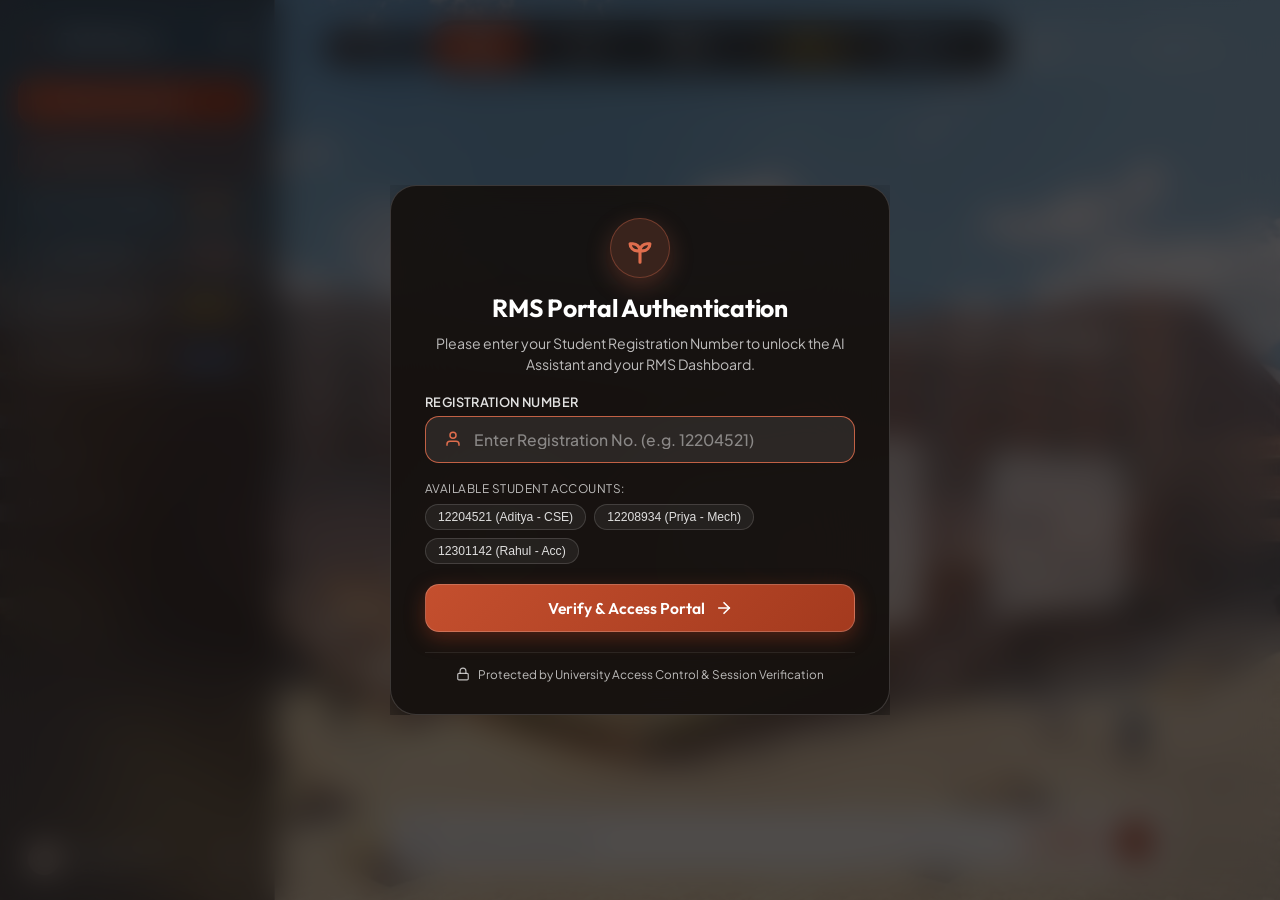
<file: static/index.html>
<!DOCTYPE html>
<html lang="en">
<head>
  <meta charset="UTF-8">
  <meta name="viewport" content="width=device-width, initial-scale=1.0">
  <title>RMS Query — Intelligent University Assistant</title>
  <meta name="description" content="University Multi-Agent RAG Support Portal. Instant answers for fees, exams, academic curriculum, internships, and campus logistics.">
  
  <!-- Modern Google Fonts -->
  <link rel="preconnect" href="https://fonts.googleapis.com">
  <link rel="preconnect" href="https://fonts.gstatic.com" crossorigin>
  <link href="https://fonts.googleapis.com/css2?family=Outfit:wght@300;400;500;600;700&family=Plus+Jakarta+Sans:wght@300;400;500;600;700&display=swap" rel="stylesheet">
  
  <link rel="stylesheet" href="/static/style.css?v=4.0">
</head>
<body>
  <!-- Fixed Full-Bleed Campus Background -->
  <div class="campus-bg-layer" aria-hidden="true"></div>
  <div class="campus-overlay" aria-hidden="true"></div>

  <!-- Primary Application Wrapper -->
  <div class="app-layout">
    
    <!-- LEFT SIDEBAR -->
    <aside class="sidebar" id="sidebar">
      <!-- Brand Header -->
      <div class="sidebar-header">
        <div class="brand-logo" id="brandLogo">
          <svg class="leaf-sprout-icon" viewBox="0 0 24 24" fill="none" stroke="currentColor" stroke-width="2">
            <path d="M12 22v-8m0 0a5 5 0 0 1 5-5h2a5 5 0 0 1-5 5h-2zm0 0a5 5 0 0 0-5-5H5a5 5 0 0 0 5 5h2z" stroke-linecap="round" stroke-linejoin="round"/>
          </svg>
          <span class="brand-text">RMS Query</span>
        </div>
        <button class="sidebar-collapse-btn" id="sidebarCollapseBtn" title="Close sidebar (Slide to collapse)" aria-label="Close sidebar">
          <svg viewBox="0 0 24 24" width="18" height="18" fill="none" stroke="currentColor" stroke-width="2" stroke-linecap="round" stroke-linejoin="round">
            <rect x="3" y="3" width="18" height="18" rx="2" ry="2"></rect>
            <line x1="9" y1="3" x2="9" y2="21"></line>
            <polyline points="15 9 12 12 15 15"></polyline>
          </svg>
        </button>
      </div>

      <!-- Action Button: + New conversation -->
      <button class="new-conversation-btn" id="newChatBtn" aria-label="Start a new conversation">
        <svg viewBox="0 0 24 24" width="18" height="18" fill="none" stroke="currentColor" stroke-width="2.2" stroke-linecap="round">
          <line x1="12" y1="5" x2="12" y2="19"></line>
          <line x1="5" y1="12" x2="19" y2="12"></line>
        </svg>
        <span>New conversation</span>
      </button>

      <!-- Navigation Menu (Chat, Track RMS, History) -->
      <div class="sidebar-nav-group">
        <button class="sidebar-nav-item active" id="navChatBtn" data-view="chat">
          <svg viewBox="0 0 24 24" width="17" height="17" fill="none" stroke="currentColor" stroke-width="2">
            <path d="M21 15a2 2 0 0 1-2 2H7l-4 4V5a2 2 0 0 1 2-2h14a2 2 0 0 1 2 2z"></path>
          </svg>
          <span class="nav-label">RMS Assistant</span>
        </button>

        <button class="sidebar-nav-item" id="navTrackBtn" data-view="track">
          <svg viewBox="0 0 24 24" width="17" height="17" fill="none" stroke="currentColor" stroke-width="2">
            <circle cx="12" cy="12" r="10"></circle>
            <polyline points="12 6 12 12 16 14"></polyline>
          </svg>
          <span class="nav-label">Track Your RMS</span>
          <span class="ticket-badge orange-badge" id="activeRmsBadge">0 Active</span>
        </button>

        <button class="sidebar-nav-item" id="navHistoryBtn" data-view="history">
          <svg viewBox="0 0 24 24" width="17" height="17" fill="none" stroke="currentColor" stroke-width="2">
            <line x1="18" y1="20" x2="18" y2="10"></line>
            <line x1="12" y1="20" x2="12" y2="4"></line>
            <line x1="6" y1="20" x2="6" y2="14"></line>
          </svg>
          <span class="nav-label">RMS History</span>
          <span class="ticket-badge" id="historyRmsBadge">0 Total</span>
        </button>

        <button type="button" class="sidebar-nav-item" id="sidebarFeedbackBtn" title="Give Student Feedback" aria-label="Give Student Feedback" style="margin-top: 4px;">
          <svg viewBox="0 0 24 24" width="17" height="17" fill="none" stroke="currentColor" stroke-width="2">
            <polygon points="12 2 15.09 8.26 22 9.27 17 14.14 18.18 21.02 12 17.77 5.82 21.02 7 14.14 2 9.27 8.91 8.26 12 2"></polygon>
          </svg>
          <span class="nav-label">Give Feedback</span>
          <span class="ticket-badge" style="background: rgba(245, 158, 11, 0.2); color:#fbbf24; border:1px solid rgba(245, 158, 11, 0.35);">⭐ Share</span>
        </button>

        <a href="/admin" target="_blank" class="sidebar-nav-item" style="text-decoration:none; margin-top: 4px;">
          <svg viewBox="0 0 24 24" width="17" height="17" fill="none" stroke="currentColor" stroke-width="2">
            <path d="M12 22s8-4 8-10V5l-8-3-8 3v7c0 6 8 10 8 10z"></path>
          </svg>
          <span class="nav-label">Admin Portal</span>
          <span class="ticket-badge" style="background: rgba(59,130,246,0.2); color:#60a5fa; border:1px solid rgba(59,130,246,0.35);">admin.db</span>
        </a>
      </div>

      <!-- Conversation History Navigation -->
      <nav class="history-scroll-container" id="sidebarHistoryContainer" aria-label="Conversation History">
        
        <div class="history-section" id="historySectionToday">
          <div class="history-section-title">Today</div>
          <div class="history-items-group" id="historyGroupToday">
            <!-- Dynamically populated from /api/history and live queries -->
          </div>
        </div>

        <div class="history-section" id="historySectionYesterday">
          <div class="history-section-title">Yesterday</div>
          <div class="history-items-group" id="historyGroupYesterday">
            <!-- Dynamically populated from /api/history -->
          </div>
        </div>

        <div class="history-section" id="historySectionPrevious">
          <div class="history-section-title">Previous 7 days</div>
          <div class="history-items-group" id="historyGroupPrevious">
            <!-- Dynamically populated from /api/history -->
          </div>
        </div>

      </nav>

      <!-- Sidebar Bottom Profile Space -->
      <div class="sidebar-footer">
        <div class="user-pill" id="userProfileBtn" title="Student Profile & Settings">
          <div class="avatar-badge" id="userAvatar">AS</div>
          <div class="user-meta">
            <span class="user-name" id="userNameLabel">Personal space</span>
            <span class="user-role" id="userRoleLabel">12204521</span>
          </div>
          <div class="user-actions">
            <button class="logout-icon-btn" id="logoutBtn" title="Switch Student / Log Out" aria-label="Log out">
              <svg viewBox="0 0 24 24" width="15" height="15" fill="none" stroke="currentColor" stroke-width="2">
                <path d="M9 21H5a2 2 0 0 1-2-2V5a2 2 0 0 1 2-2h4"></path>
                <polyline points="16 17 21 12 16 7"></polyline>
                <line x1="21" y1="12" x2="9" y2="12"></line>
              </svg>
            </button>
          </div>
        </div>
      </div>
    </aside>

    <!-- Glass Backdrop Overlay (Mobile Tap to Close) -->
    <div class="sidebar-backdrop" id="sidebarBackdrop"></div>

    <!-- MAIN INTERACTION AREA -->
    <main class="main-content" id="mainContent">
      
      <!-- Top Floating Navigation -->
      <header class="top-nav">
        <button class="sidebar-slide-toggle" id="sidebarSlideToggle" title="Toggle sidebar (Slide open/close • Cmd+B)" aria-label="Toggle sidebar">
          <svg viewBox="0 0 24 24" width="18" height="18" fill="none" stroke="currentColor" stroke-width="2" stroke-linecap="round" stroke-linejoin="round">
            <rect x="3" y="3" width="18" height="18" rx="2" ry="2"></rect>
            <line x1="9" y1="3" x2="9" y2="21"></line>
            <polyline points="13 9 16 12 13 15"></polyline>
          </svg>
          <span class="slide-toggle-label">Sidebar</span>
        </button>

        <!-- View Switcher Segmented Control -->
        <div class="view-switcher-pill" id="viewSwitcher">
          <button class="view-pill-btn active" data-view="chat">💬 Assistant</button>
          <button class="view-pill-btn" data-view="track">📍 Track RMS</button>
          <button class="view-pill-btn" data-view="history">📊 RMS History</button>
          <button type="button" class="view-pill-btn feedback-nav-pill" id="navFeedbackBtn" title="Give Student Feedback" aria-label="Give Student Feedback">⭐ Give Feedback</button>
          <a href="/admin" target="_blank" class="view-pill-btn" style="text-decoration:none; color: #93c5fd; display: inline-flex; align-items: center; gap: 4px;">🏛️ Admin Portal ↗</a>
        </div>

        <div class="agent-selector-pill" id="agentSelectorBtn" tabindex="0">
          <span class="agent-title">Your Agent</span>
          <svg viewBox="0 0 24 24" width="14" height="14" fill="none" stroke="currentColor" stroke-width="2">
            <polyline points="6 9 12 15 18 9"></polyline>
          </svg>
          
          <!-- Agent Switcher Popup Menu -->
          <div class="agent-menu-dropdown hidden" id="agentMenu">
            <div class="agent-menu-item active" data-agent="orchestrator">
              <span class="icon">🧭</span>
              <div>
                <strong>Central Orchestrator</strong>
                <p>Auto-routes with zero-cost FAQ deflection</p>
              </div>
            </div>
            <div class="agent-menu-item" data-agent="administration">
              <span class="icon">🏛️</span>
              <div>
                <strong>Administration & Fees</strong>
                <p>Tuition, hostel ledgers, scholarships</p>
              </div>
            </div>
            <div class="agent-menu-item" data-agent="academic">
              <span class="icon">🎓</span>
              <div>
                <strong>Chief Academic Dean</strong>
                <p>Curriculum, courses, instructors, mentors</p>
              </div>
            </div>
            <div class="agent-menu-item" data-agent="examination">
              <span class="icon">📝</span>
              <div>
                <strong>Controller of Examinations</strong>
                <p>Datesheets, seating, hall tickets, grades</p>
              </div>
            </div>
            <div class="agent-menu-item" data-agent="edu_revolution">
              <span class="icon">💼</span>
              <div>
                <strong>Edu-Revolution & Career</strong>
                <p>Internship approvals, NOC, weekly logs</p>
              </div>
            </div>
          </div>
        </div>

        <div class="privacy-badge">
          <svg viewBox="0 0 24 24" width="13" height="13" fill="none" stroke="currentColor" stroke-width="2">
            <rect x="3" y="11" width="18" height="11" rx="2" ry="2"></rect>
            <path d="M7 11V7a5 5 0 0 1 10 0v4"></path>
          </svg>
          <span>Just for you</span>
        </div>
      </header>

      <!-- Center Container: Hero or Active Chat Stream -->
      <div class="center-stage" id="centerStage">
        
        <!-- VIEW 1: CHAT ASSISTANT (Hero + Stream) -->
        <div class="view-panel" id="chatView">
          <!-- INITIAL WELCOME HERO (Matches Image 1 exactly) -->
          <section class="hero-container" id="heroContainer">
            
            <!-- Frosted Central Sprout Emblem -->
            <div class="hero-emblem-wrapper">
              <div class="hero-emblem">
                <svg viewBox="0 0 24 24" width="30" height="30" fill="none" stroke="currentColor" stroke-width="2">
                  <path d="M12 22v-8m0 0a5 5 0 0 1 5-5h2a5 5 0 0 1-5 5h-2zm0 0a5 5 0 0 0-5-5H5a5 5 0 0 0 5 5h2z" stroke-linecap="round" stroke-linejoin="round"/>
                </svg>
              </div>
            </div>

            <!-- Hero Headlines -->
            <h1 class="hero-heading">We are ready to give answer to your Query</h1>
            <p class="hero-subheading">A thought, a story, a new beginning. Let's see where it takes us.</p>

            <!-- Draggable 3D Rotating Cycle Carousel for Suggestion Cards -->
            <div class="rotate-cycle-container" id="rotateCycleContainer">
              
              <!-- 3D Rotating Cycle Stage Track -->
              <div class="rotate-cycle-stage" id="suggestionCardsSlider" role="region" aria-label="Campus Quick Actions 3D Rotate Cycle">
                
                <!-- Card 1: Ask your Query -->
                <div class="suggestion-card rotate-cycle-card" data-index="0" data-prompt="What is my current fee balance and hostel room allotment?">
                  <div class="card-header-row">
                    <div class="card-icon-circle">
                      <svg viewBox="0 0 24 24" width="18" height="18" fill="none" stroke="currentColor" stroke-width="2">
                        <line x1="9" y1="18" x2="15" y2="18"></line>
                        <line x1="10" y1="22" x2="14" y2="22"></line>
                        <path d="M15.09 14c.18-.98.65-1.74 1.41-2.5A4.65 4.65 0 0 0 18 8 6 6 0 0 0 6 8c0 1 .23 2.23 1.5 3.5A4.61 4.61 0 0 1 8.91 14"></path>
                      </svg>
                    </div>
                    <div class="arrow-up-right">
                      <svg viewBox="0 0 24 24" width="16" height="16" fill="none" stroke="currentColor" stroke-width="2.5">
                        <line x1="7" y1="17" x2="17" y2="7"></line>
                        <polyline points="7 7 17 7 17 17"></polyline>
                      </svg>
                    </div>
                  </div>
                  <h2 class="card-title">Ask your Query</h2>
                  <p class="card-desc">Find a fresh perspective on something curious.</p>
                </div>

                <!-- Card 2: Give Feedback -->
                <div class="suggestion-card rotate-cycle-card feedback-trigger-card" id="openFeedbackCard" data-index="1" role="button" tabindex="0" aria-label="Open student feedback form">
                  <div class="card-header-row">
                    <div class="card-icon-circle">
                      <svg viewBox="0 0 24 24" width="18" height="18" fill="none" stroke="currentColor" stroke-width="2">
                        <polygon points="12 2 15.09 8.26 22 9.27 17 14.14 18.18 21.02 12 17.77 5.82 21.02 7 14.14 2 9.27 8.91 8.26 12 2"></polygon>
                      </svg>
                    </div>
                    <div class="arrow-up-right">
                      <svg viewBox="0 0 24 24" width="16" height="16" fill="none" stroke="currentColor" stroke-width="2.5">
                        <line x1="7" y1="17" x2="17" y2="7"></line>
                        <polyline points="7 7 17 7 17 17"></polyline>
                      </svg>
                    </div>
                  </div>
                  <h2 class="card-title">Give Feedback</h2>
                  <p class="card-desc">Rate your experience and share suggestions to improve campus services.</p>
                </div>

                <!-- Card 3: Track RMS Status -->
                <div class="suggestion-card rotate-cycle-card" id="cardTrackRms" data-index="2" role="button" tabindex="0" aria-label="Track your RMS requests and grievance status" data-prompt="What is the status of my active RMS tickets and grievances?">
                  <div class="card-header-row">
                    <div class="card-icon-circle">
                      <svg viewBox="0 0 24 24" width="18" height="18" fill="none" stroke="currentColor" stroke-width="2">
                        <circle cx="12" cy="12" r="10"></circle>
                        <polyline points="12 6 12 12 16 14"></polyline>
                      </svg>
                    </div>
                    <div class="arrow-up-right">
                      <svg viewBox="0 0 24 24" width="16" height="16" fill="none" stroke="currentColor" stroke-width="2.5">
                        <line x1="7" y1="17" x2="17" y2="7"></line>
                        <polyline points="7 7 17 7 17 17"></polyline>
                      </svg>
                    </div>
                  </div>
                  <h2 class="card-title">Track RMS Status</h2>
                  <p class="card-desc">Monitor live resolution progress and assigned officer stages.</p>
                </div>

                <!-- Card 4: Exam Schedule & Seating -->
                <div class="suggestion-card rotate-cycle-card" data-index="3" data-prompt="Show my exam datesheets and seating desk arrangement">
                  <div class="card-header-row">
                    <div class="card-icon-circle">
                      <svg viewBox="0 0 24 24" width="18" height="18" fill="none" stroke="currentColor" stroke-width="2">
                        <rect x="3" y="4" width="18" height="18" rx="2" ry="2"></rect>
                        <line x1="16" y1="2" x2="16" y2="6"></line>
                        <line x1="8" y1="2" x2="8" y2="6"></line>
                        <line x1="3" y1="10" x2="21" y2="10"></line>
                      </svg>
                    </div>
                    <div class="arrow-up-right">
                      <svg viewBox="0 0 24 24" width="16" height="16" fill="none" stroke="currentColor" stroke-width="2.5">
                        <line x1="7" y1="17" x2="17" y2="7"></line>
                        <polyline points="7 7 17 7 17 17"></polyline>
                      </svg>
                    </div>
                  </div>
                  <h2 class="card-title">Exam Schedule & Seating</h2>
                  <p class="card-desc">Check upcoming datesheets, room numbers, and desk allocations.</p>
                </div>

                <!-- Card 5: Academic Grievance Clash -->
                <div class="suggestion-card rotate-cycle-card" data-index="4" data-prompt="My exams are clashing on the same date. Can you just resolve that thing?">
                  <div class="card-header-row">
                    <div class="card-icon-circle">
                      <svg viewBox="0 0 24 24" width="18" height="18" fill="none" stroke="currentColor" stroke-width="2">
                        <path d="M10.29 3.86L1.82 18a2 2 0 0 0 1.71 3h16.94a2 2 0 0 0 1.71-3L13.71 3.86a2 2 0 0 0-3.42 0z"></path>
                        <line x1="12" y1="9" x2="12" y2="13"></line>
                        <line x1="12" y1="17" x2="12.01" y2="17"></line>
                      </svg>
                    </div>
                    <div class="arrow-up-right">
                      <svg viewBox="0 0 24 24" width="16" height="16" fill="none" stroke="currentColor" stroke-width="2.5">
                        <line x1="7" y1="17" x2="17" y2="7"></line>
                        <polyline points="7 7 17 7 17 17"></polyline>
                      </svg>
                    </div>
                  </div>
                  <h2 class="card-title">Resolve Exam Clash</h2>
                  <p class="card-desc">Escalate exam date clashes and timetable discrepancies directly.</p>
                </div>

                <!-- Card 6: Internship & NOC -->
                <div class="suggestion-card rotate-cycle-card" data-index="5" data-prompt="What is the status of my internship file and NOC?">
                  <div class="card-header-row">
                    <div class="card-icon-circle">
                      <svg viewBox="0 0 24 24" width="18" height="18" fill="none" stroke="currentColor" stroke-width="2">
                        <rect x="2" y="7" width="20" height="14" rx="2" ry="2"></rect>
                        <path d="M16 21V5a2 2 0 0 0-2-2h-4a2 2 0 0 0-2 2v16"></path>
                      </svg>
                    </div>
                    <div class="arrow-up-right">
                      <svg viewBox="0 0 24 24" width="16" height="16" fill="none" stroke="currentColor" stroke-width="2.5">
                        <line x1="7" y1="17" x2="17" y2="7"></line>
                        <polyline points="7 7 17 7 17 17"></polyline>
                      </svg>
                    </div>
                  </div>
                  <h2 class="card-title">Internship & NOC</h2>
                  <p class="card-desc">Track industry file approval, Dean sign-off, and NOC clearance.</p>
                </div>

              </div>

            </div>

          </section>

          <!-- CHAT STREAM CONTAINER (Hidden until first query is dispatched) -->
          <section class="chat-stream hidden" id="chatStream">
            <div class="messages-list" id="messagesList"></div>
          </section>
        </div>

        <!-- VIEW 2: TRACK YOUR RMS (Matches Screenshots 1 & 2 Left) -->
        <div class="view-panel hidden" id="trackRmsView">
          <div class="rms-panel-card">
            
            <!-- Header Bar -->
            <div class="rms-panel-header">
              <div class="rms-header-title-wrap">
                <div class="rms-brand-badge-circle">
                  <svg viewBox="0 0 24 24" width="20" height="20" fill="none" stroke="#df6d4d" stroke-width="2.2">
                    <circle cx="12" cy="12" r="10"></circle>
                    <polyline points="12 6 12 12 16 14"></polyline>
                  </svg>
                </div>
                <div>
                  <h2 class="rms-main-title">Track Your RMS</h2>
                  <p class="rms-main-subtitle">Stay informed with real-time updates on your request.</p>
                </div>
              </div>

              <div class="rms-filter-bar">
                <div class="rms-search-box">
                  <svg viewBox="0 0 24 24" width="15" height="15" fill="none" stroke="currentColor" stroke-width="2">
                    <circle cx="11" cy="11" r="8"></circle>
                    <line x1="21" y1="21" x2="16.65" y2="16.65"></line>
                  </svg>
                  <input type="text" id="rmsSearchInput" placeholder="Search by RMS Number..." />
                </div>
                <select id="rmsStatusFilter" class="rms-select-filter">
                  <option value="all">All Status</option>
                  <option value="in progress">In Progress</option>
                  <option value="resolved">Resolved</option>
                </select>
              </div>
            </div>

            <!-- Two-Column Grid -->
            <div class="rms-track-grid">
              
              <!-- Left Column: Tickets List -->
              <div class="rms-tickets-col" id="rmsTicketsList">
                <!-- Dynamically injected via app.js -->
              </div>

              <!-- Right Column: Detail Stepper & Request Summary -->
              <div class="rms-detail-col" id="rmsDetailPane">
                
                <!-- Active Ticket Header -->
                <div class="rms-active-card-header">
                  <div class="rms-active-card-title-wrap">
                    <div class="rms-category-icon-disc" id="activeCategoryIcon">🛏️</div>
                    <div>
                      <span class="rms-active-id" id="activeRmsId">RMS #RMS2025004827</span>
                      <h3 class="rms-active-subject" id="activeRmsSubject">Hostel Room Allotment</h3>
                    </div>
                  </div>
                  <span class="rms-status-badge status-in-progress" id="activeRmsStatusBadge">In Progress</span>
                </div>

                <!-- Horizontal Stepper / Progress Timeline -->
                <div class="rms-stepper-wrap">
                  <div class="rms-stepper" id="rmsStepper">
                    <!-- Populated in JS based on stage_progress -->
                  </div>
                </div>

                <!-- Handled By & Expected Resolution Cards -->
                <div class="rms-meta-cards-row">
                  <div class="rms-meta-card">
                    <span class="meta-card-label">Currently Handled By</span>
                    <div class="meta-card-content">
                      <div class="handler-avatar" id="handlerAvatar">👤</div>
                      <div>
                        <strong id="handlerName">Hostel Office</strong>
                        <p id="handlerEmail">support@lpu.in</p>
                      </div>
                    </div>
                  </div>
                  <div class="rms-meta-card">
                    <span class="meta-card-label">Expected Resolution</span>
                    <div class="meta-card-content">
                      <div class="calendar-icon-disc">📅</div>
                      <div>
                        <strong id="expectedResolutionTime">In 2-3 Working Days</strong>
                        <p>Standard SLA Window</p>
                      </div>
                    </div>
                  </div>
                </div>

                <!-- Notice Alert Banner -->
                <div class="rms-notice-alert">
                  <span class="info-icon">ℹ️</span>
                  <span id="rmsNoticeText">You will receive an update via email and in your RMS dashboard.</span>
                </div>

                <!-- Official Human Committee Resolution Box -->
                <div class="rms-human-resolution-card hidden" id="rmsHumanResolutionCard" style="margin-bottom: 20px; padding: 16px 20px; background: linear-gradient(135deg, rgba(16, 185, 129, 0.12), rgba(5, 150, 105, 0.18)); border: 1.5px solid rgba(16, 185, 129, 0.35); border-radius: 14px;">
                  <div style="display: flex; justify-content: space-between; align-items: center; margin-bottom: 8px;">
                    <span style="font-size: 12px; font-weight: 700; color: #34d399; text-transform: uppercase; letter-spacing: 0.05em; display: flex; align-items: center; gap: 6px;">
                      <span>🏛️</span> Official Human Committee Resolution
                    </span>
                    <span id="resOfficerAttribution" style="font-size: 11px; color: #a7f3d0; background: rgba(16, 185, 129, 0.25); padding: 2px 8px; border-radius: 6px;">Academic Committee</span>
                  </div>
                  <p id="resNotesText" style="font-size: 13.5px; color: #f0fdf4; line-height: 1.6; margin: 0; white-space: pre-line;"></p>
                </div>

                <!-- AI TICKET FOLLOW-UP & APPEAL CHAT (Replaces old Request Summary) -->
                <div class="ticket-chat-card" id="ticketChatCard">
                  <div class="ticket-chat-header">
                    <div class="ticket-chat-title-group">
                      <div class="ticket-chat-icon">💬</div>
                      <div>
                        <h4 class="ticket-chat-title">Ticket Follow-Up & Appeal Assistant</h4>
                        <p class="ticket-chat-subtitle">Not satisfied with the response or need more info? Chat directly with the AI about this ticket.</p>
                      </div>
                    </div>
                    <span class="ticket-chat-tag" id="ticketChatContextBadge">RMS #CLASH-2026</span>
                  </div>

                  <!-- Quick Action Chips for Instant Help -->
                  <div class="ticket-chat-chips">
                    <button type="button" class="t-chip" data-msg="I am not satisfied with this resolution, please re-open my ticket for review.">⚠️ Not Satisfied (Re-open)</button>
                    <button type="button" class="t-chip" data-msg="Can you explain the exact reason for this resolution?">❓ Explain Decision</button>
                    <button type="button" class="t-chip" data-msg="When will my updated exam date sheet be active?">📅 Date Sheet Status</button>
                    <button type="button" class="t-chip" data-msg="Can you expedite this request with the committee?">⚡ Expedite Request</button>
                  </div>

                  <!-- Message Stream -->
                  <div class="ticket-chat-stream" id="ticketChatStream">
                    <!-- Dynamic conversation messages injected here -->
                  </div>

                  <!-- Inline Follow-Up Input Dock -->
                  <form class="ticket-chat-form" id="ticketChatForm" autocomplete="off">
                    <input 
                      type="text" 
                      id="ticketChatInput" 
                      class="ticket-chat-input" 
                      placeholder="Ask a question or request an appeal on this ticket..."
                      required
                    />
                    <button type="button" class="ticket-chat-mike-btn" id="ticketChatMikeBtn" title="Speak your question (Faster-Whisper)">
                      <svg viewBox="0 0 24 24" width="15" height="15" fill="none" stroke="currentColor" stroke-width="2">
                        <path d="M12 1a3 3 0 0 0-3 3v8a3 3 0 0 0 6 0V4a3 3 0 0 0-3-3z"></path>
                        <path d="M19 10v2a7 7 0 0 1-14 0v-2"></path>
                        <line x1="12" y1="19" x2="12" y2="23"></line>
                        <line x1="8" y1="23" x2="16" y2="23"></line>
                      </svg>
                    </button>
                    <button type="submit" class="ticket-chat-send-btn" id="ticketChatSendBtn" title="Send follow-up">
                      <svg viewBox="0 0 24 24" width="16" height="16" fill="none" stroke="currentColor" stroke-width="2.2" stroke-linecap="round">
                        <line x1="5" y1="12" x2="19" y2="12"></line>
                        <polyline points="12 5 19 12 12 19"></polyline>
                      </svg>
                    </button>
                  </form>
                </div>

              </div>

            </div>

          </div>
        </div>

        <!-- VIEW 3: RMS HISTORY DASHBOARD (Matches Screenshot 2 Right) -->
        <div class="view-panel hidden" id="rmsHistoryView">
          <div class="rms-panel-card">
            
            <!-- Header Bar -->
            <div class="rms-panel-header">
              <div class="rms-header-title-wrap">
                <div class="rms-brand-badge-circle">
                  <svg viewBox="0 0 24 24" width="20" height="20" fill="none" stroke="#df6d4d" stroke-width="2.2">
                    <line x1="18" y1="20" x2="18" y2="10"></line>
                    <line x1="12" y1="20" x2="12" y2="4"></line>
                    <line x1="6" y1="20" x2="6" y2="14"></line>
                  </svg>
                </div>
                <div>
                  <h2 class="rms-main-title">RMS History</h2>
                  <p class="rms-main-subtitle">View your past requests and their resolution status.</p>
                </div>
              </div>

              <div class="rms-filter-bar">
                <select id="historyPeriodFilter" class="rms-select-filter">
                  <option value="6months">Last 6 Months</option>
                  <option value="30days">Last 30 Days</option>
                  <option value="all">All Time</option>
                </select>
              </div>
            </div>

            <!-- 4 Stat Metric Cards Row -->
            <div class="history-metrics-grid">
              <div class="metric-card">
                <div class="metric-icon-circle orange">📄</div>
                <div class="metric-details">
                  <span class="metric-label">Total Requests</span>
                  <strong class="metric-value" id="metricTotal">0</strong>
                </div>
              </div>
              <div class="metric-card">
                <div class="metric-icon-circle green">✓</div>
                <div class="metric-details">
                  <span class="metric-label">Resolved</span>
                  <strong class="metric-value" id="metricResolved">0</strong>
                </div>
              </div>
              <div class="metric-card">
                <div class="metric-icon-circle purple">🕒</div>
                <div class="metric-details">
                  <span class="metric-label">In Progress</span>
                  <strong class="metric-value" id="metricInProgress">0</strong>
                </div>
              </div>
              <div class="metric-card">
                <div class="metric-icon-circle blue">⏳</div>
                <div class="metric-details">
                  <span class="metric-label">Avg. Resolution Time</span>
                  <strong class="metric-value" id="metricAvgTime">0 Days</strong>
                </div>
              </div>
            </div>

            <!-- Recent Requests Table Card -->
            <div class="history-table-card">
              <div class="history-table-header">
                <h3>Recent Requests</h3>
                <span class="view-all-link" id="historyViewAllBtn">View All →</span>
              </div>

              <div class="table-responsive-wrapper">
                <table class="rms-history-table">
                  <thead>
                    <tr>
                      <th>RMS No.</th>
                      <th>Category</th>
                      <th>Submitted On</th>
                      <th>Status</th>
                      <th>Resolved On</th>
                    </tr>
                  </thead>
                  <tbody id="historyTableBody">
                    <!-- Populated dynamically via JS -->
                  </tbody>
                </table>
              </div>
            </div>

          </div>
        </div>

      </div>

      <!-- BOTTOM INPUT DOCK (Exact match from Image 1) -->
      <footer class="bottom-dock-wrapper">
        <form class="input-dock-form" id="chatForm" autocomplete="off">
          
          <div class="dock-left-actions">
            <button type="button" class="dock-attach-btn" id="attachBtn" title="Attach file or image" aria-label="Attach file or image">
              <svg viewBox="0 0 24 24" width="18" height="18" fill="none" stroke="currentColor" stroke-width="2">
                <path d="M21.44 11.05l-9.19 9.19a6 6 0 0 1-8.49-8.49l9.19-9.19a4 4 0 0 1 5.66 5.66l-9.2 9.19a2 2 0 0 1-2.83-2.83l8.49-8.48"></path>
              </svg>
            </button>
          </div>

          <div class="dock-input-field-wrap">
            <input 
              type="text" 
              id="queryInput" 
              class="dock-input" 
              placeholder="Ask your query here..." 
              style="outline: none !important; border: none !important; box-shadow: none !important; -webkit-box-shadow: none !important;"
              required
              aria-label="Query text"
            />
          </div>

          <div class="dock-right-actions">
            <!-- Speech-to-Text Button labeled "Mike" using Faster-Whisper CPU -->
            <button type="button" class="dock-mike-btn" id="mikeBtn" title="Speech-to-Text (Faster-Whisper)" aria-label="Speech-to-Text Mike">
              <svg viewBox="0 0 24 24" width="16" height="16" fill="none" stroke="currentColor" stroke-width="2">
                <path d="M12 1a3 3 0 0 0-3 3v8a3 3 0 0 0 6 0V4a3 3 0 0 0-3-3z"></path>
                <path d="M19 10v2a7 7 0 0 1-14 0v-2"></path>
                <line x1="12" y1="19" x2="12" y2="23"></line>
                <line x1="8" y1="23" x2="16" y2="23"></line>
              </svg>
              <span class="mike-label">Mike</span>
            </button>

            <!-- Terracotta Round Send Arrow Button -->
            <button type="submit" class="dock-send-btn" id="sendBtn" title="Send Query" aria-label="Submit query">
              <svg viewBox="0 0 24 24" width="18" height="18" fill="none" stroke="currentColor" stroke-width="2.5" stroke-linecap="round" stroke-linejoin="round">
                <line x1="5" y1="12" x2="19" y2="12"></line>
                <polyline points="12 5 19 12 12 19"></polyline>
              </svg>
            </button>
          </div>

        </form>
      </footer>

    </main>

  </div>

  <!-- HELP / TICKETS MODAL (Slide-over / overlay) -->
  <dialog class="frosted-modal" id="ticketsModal">
    <div class="modal-card">
      <div class="modal-header">
        <div class="modal-title-group">
          <svg viewBox="0 0 24 24" width="22" height="22" fill="none" stroke="#c85438" stroke-width="2">
            <rect x="2" y="7" width="20" height="14" rx="2" ry="2"></rect>
            <path d="M16 21V5a2 2 0 0 0-2-2h-4a2 2 0 0 0-2 2v16"></path>
          </svg>
          <h3>Your Helpdesk & Escalation Tickets</h3>
        </div>
        <button class="modal-close-btn" id="closeModalBtn" aria-label="Close Tickets Modal">✕</button>
      </div>

      <div class="modal-body" id="ticketsList">
        <div class="loading-spinner-wrap">
          <div class="spinner"></div>
          <p>Fetching active tickets from university database...</p>
        </div>
      </div>
      
      <div class="modal-footer">
        <span class="modal-note">Tickets are synchronized with university officers in real time.</span>
        <button class="btn-secondary" id="refreshTicketsBtn">Refresh</button>
      </div>
    </div>
  </dialog>

  <!-- MANDATORY STUDENT LOGIN GATE MODAL -->
  <dialog class="frosted-modal login-modal" id="loginModal">
    <div class="modal-card login-card">
      <div class="login-header">
        <div class="login-brand-icon">
          <svg viewBox="0 0 24 24" width="34" height="34" fill="none" stroke="#df6d4d" stroke-width="2.2">
            <path d="M12 22v-8m0 0a5 5 0 0 1 5-5h2a5 5 0 0 1-5 5h-2zm0 0a5 5 0 0 0-5-5H5a5 5 0 0 0 5 5h2z" stroke-linecap="round" stroke-linejoin="round"/>
          </svg>
        </div>
        <h2 class="login-title">RMS Portal Authentication</h2>
        <p class="login-subtitle">Please enter your Student Registration Number to unlock the AI Assistant and your RMS Dashboard.</p>
      </div>

      <form class="login-form" id="loginForm" autocomplete="off">
        <div class="login-input-group">
          <label for="loginRegInput" class="login-label">Registration Number</label>
          <div class="login-input-wrapper">
            <svg class="login-field-icon" viewBox="0 0 24 24" width="18" height="18" fill="none" stroke="currentColor" stroke-width="2">
              <path d="M20 21v-2a4 4 0 0 0-4-4H8a4 4 0 0 0-4 4v2"></path>
              <circle cx="12" cy="7" r="4"></circle>
            </svg>
            <input 
              type="text" 
              id="loginRegInput" 
              class="login-input" 
              placeholder="Enter Registration No. (e.g. 12204521)" 
              style="outline: none !important; border: none !important; box-shadow: none !important; -webkit-box-shadow: none !important;"
              required 
              autofocus
            />
          </div>
          <div class="login-error-msg hidden" id="loginErrorMsg"></div>
        </div>

        <!-- Quick Demo Student Chips for Easy Testing -->
        <div class="quick-demo-accounts">
          <span class="quick-chips-label">Available Student Accounts:</span>
          <div class="chips-row">
            <button type="button" class="demo-chip" data-reg="12204521">12204521 (Aditya - CSE)</button>
            <button type="button" class="demo-chip" data-reg="12208934">12208934 (Priya - Mech)</button>
            <button type="button" class="demo-chip" data-reg="12301142">12301142 (Rahul - Acc)</button>
          </div>
        </div>

        <button type="submit" class="login-submit-btn" id="loginSubmitBtn">
          <span>Verify & Access Portal</span>
          <svg viewBox="0 0 24 24" width="18" height="18" fill="none" stroke="currentColor" stroke-width="2.2" stroke-linecap="round">
            <line x1="5" y1="12" x2="19" y2="12"></line>
            <polyline points="12 5 19 12 12 19"></polyline>
          </svg>
        </button>
      </form>

      <div class="login-footer-security">
        <svg viewBox="0 0 24 24" width="14" height="14" fill="none" stroke="currentColor" stroke-width="2">
          <rect x="3" y="11" width="18" height="11" rx="2" ry="2"></rect>
          <path d="M7 11V7a5 5 0 0 1 10 0v4"></path>
        </svg>
        <span>Protected by University Access Control & Session Verification</span>
      </div>
    </div>
  </dialog>

  <!-- FEEDBACK MODAL DIALOG (Multiple-Choice & Free-Text Fields) -->
  <dialog class="feedback-modal" id="feedbackModal">
    <div class="feedback-modal-backdrop" id="feedbackModalBackdrop"></div>
    <div class="feedback-card">
      <div class="feedback-modal-header">
        <div class="feedback-title-wrap">
          <div class="feedback-icon-badge">⭐</div>
          <div>
            <h2 class="feedback-title">Student Experience & Feedback</h2>
            <p class="feedback-subtitle">Help improve campus services and the AI assistance portal.</p>
          </div>
        </div>
        <button type="button" class="feedback-close-btn" id="closeFeedbackModalBtn" title="Close" aria-label="Close feedback form">✕</button>
      </div>

      <form id="feedbackForm" class="feedback-form" autocomplete="off">
        <!-- Student Identity Context & Anonymous Option -->
        <div class="feedback-student-row">
          <div class="feedback-student-info">
            <span class="feedback-info-label">Submitting As:</span>
            <span class="feedback-info-val" id="feedbackStudentDisplay">Aditya Sharma (12204521)</span>
          </div>
          <label class="anonymous-toggle-wrap">
            <input type="checkbox" id="feedbackAnonymousCheck" name="is_anonymous">
            <span class="custom-checkbox"></span>
            <span class="anonymous-label">Submit Anonymously</span>
          </label>
        </div>

        <!-- Question 1 (Multiple Choice): Overall Rating -->
        <div class="feedback-form-group">
          <label class="feedback-field-label">
            <span class="q-num">1</span> How would you rate your overall experience with the RMS Portal? <span class="required">*</span>
          </label>
          <div class="star-rating-container" id="starRatingContainer" role="radiogroup" aria-label="Rating out of 5 stars">
            <button type="button" class="star-btn" data-value="1" title="1 Star - Poor" aria-label="1 Star">★</button>
            <button type="button" class="star-btn" data-value="2" title="2 Stars - Fair" aria-label="2 Stars">★</button>
            <button type="button" class="star-btn" data-value="3" title="3 Stars - Good" aria-label="3 Stars">★</button>
            <button type="button" class="star-btn" data-value="4" title="4 Stars - Very Good" aria-label="4 Stars">★</button>
            <button type="button" class="star-btn active" data-value="5" title="5 Stars - Excellent" aria-label="5 Stars">★</button>
            <span class="star-rating-text" id="starRatingText">5.0 — Excellent</span>
            <input type="hidden" id="feedbackRatingInput" name="rating" value="5">
          </div>
        </div>

        <!-- Question 2 (Multiple Choice): Feedback Category -->
        <div class="feedback-form-group">
          <label class="feedback-field-label">
            <span class="q-num">2</span> Which department or service is this feedback for? <span class="required">*</span>
          </label>
          <div class="pill-radio-grid" id="categoryPillGrid">
            <label class="pill-radio-item">
              <input type="radio" name="category" value="Hostel & Living Facilities" checked>
              <span class="pill-radio-label">🏛️ Hostel & Living Facilities</span>
            </label>
            <label class="pill-radio-item">
              <input type="radio" name="category" value="Academic Curriculum & Classes">
              <span class="pill-radio-label">🎓 Academic Curriculum & Classes</span>
            </label>
            <label class="pill-radio-item">
              <input type="radio" name="category" value="Fee & Administration">
              <span class="pill-radio-label">💳 Fee & Administration</span>
            </label>
            <label class="pill-radio-item">
              <input type="radio" name="category" value="Examination & Evaluation">
              <span class="pill-radio-label">📝 Examination & Evaluation</span>
            </label>
            <label class="pill-radio-item">
              <input type="radio" name="category" value="Career Services & Internship">
              <span class="pill-radio-label">💼 Career Services & Internship</span>
            </label>
            <label class="pill-radio-item">
              <input type="radio" name="category" value="Campus IT & Wi-Fi">
              <span class="pill-radio-label">🌐 Campus IT & Wi-Fi</span>
            </label>
          </div>
        </div>

        <!-- Question 3 (Multiple Choice): Resolution & Response Quality -->
        <div class="feedback-form-group">
          <label class="feedback-field-label">
            <span class="q-num">3</span> How was the resolution quality & clarity of the AI response? <span class="required">*</span>
          </label>
          <div class="choice-options-row">
            <label class="choice-card-option">
              <input type="radio" name="resolution_quality" value="Exceptional / Immediate" checked>
              <span class="choice-card-content">
                <strong>🌟 Exceptional</strong>
                <small>Instant & point-to-point</small>
              </span>
            </label>
            <label class="choice-card-option">
              <input type="radio" name="resolution_quality" value="Satisfactory / Clear">
              <span class="choice-card-content">
                <strong>👍 Satisfactory</strong>
                <small>Answered my core question</small>
              </span>
            </label>
            <label class="choice-card-option">
              <input type="radio" name="resolution_quality" value="Needs Improvement">
              <span class="choice-card-content">
                <strong>⚠️ Needs Work</strong>
                <small>Partial or ambiguous</small>
              </span>
            </label>
            <label class="choice-card-option">
              <input type="radio" name="resolution_quality" value="Unsatisfactory">
              <span class="choice-card-content">
                <strong>❌ Unsatisfactory</strong>
                <small>Required escalation</small>
              </span>
            </label>
          </div>
        </div>

        <!-- Question 4 (Multiple Choice): Recommendation Likelihood -->
        <div class="feedback-form-group">
          <label class="feedback-field-label">
            <span class="q-num">4</span> How likely are you to recommend the RMS Assistant to a fellow student? <span class="required">*</span>
          </label>
          <div class="horizontal-pill-row">
            <label class="rec-pill">
              <input type="radio" name="recommendation" value="Very Likely" checked>
              <span>🟢 Very Likely</span>
            </label>
            <label class="rec-pill">
              <input type="radio" name="recommendation" value="Likely">
              <span>🟡 Likely</span>
            </label>
            <label class="rec-pill">
              <input type="radio" name="recommendation" value="Neutral">
              <span>⚪ Neutral</span>
            </label>
            <label class="rec-pill">
              <input type="radio" name="recommendation" value="Unlikely">
              <span>🔴 Unlikely</span>
            </label>
          </div>
        </div>

        <!-- Question 5 (Free-Text): What went well? -->
        <div class="feedback-form-group">
          <label for="feedbackLikesInput" class="feedback-field-label">
            <span class="q-num">5</span> What worked well or impressed you? <span class="optional">(Optional)</span>
          </label>
          <input 
            type="text" 
            id="feedbackLikesInput" 
            class="feedback-input" 
            placeholder="e.g. Instant fee breakdown, accurate room number, quick voice dictation..."
          >
        </div>

        <!-- Question 6 (Free-Text): Detailed Feedback & Suggestions -->
        <div class="feedback-form-group">
          <label for="feedbackCommentsInput" class="feedback-field-label">
            <span class="q-num">6</span> Detailed Feedback & Suggestions for Improvement <span class="required">*</span>
          </label>
          <textarea 
            id="feedbackCommentsInput" 
            class="feedback-textarea" 
            rows="3" 
            placeholder="Please share specific suggestions, encountered issues, or additional services you would like to see..."
            required
          ></textarea>
        </div>

        <div class="feedback-form-actions">
          <button type="button" class="btn-cancel-feedback" id="cancelFeedbackBtn">Cancel</button>
          <button type="submit" class="btn-submit-feedback" id="submitFeedbackBtn">
            <span>Submit Feedback</span>
            <svg viewBox="0 0 24 24" width="16" height="16" fill="none" stroke="currentColor" stroke-width="2.2" stroke-linecap="round">
              <line x1="22" y1="2" x2="11" y2="13"></line>
              <polygon points="22 2 15 22 11 13 2 9 22 2"></polygon>
            </svg>
          </button>
        </div>
      </form>
    </div>
  </dialog>

  <!-- Notification Toast -->
  <div class="toast-notification hidden" id="toast"></div>

  <script src="/static/config.js"></script>
  <script src="/static/app.js"></script>
</body>
</html>
</file>
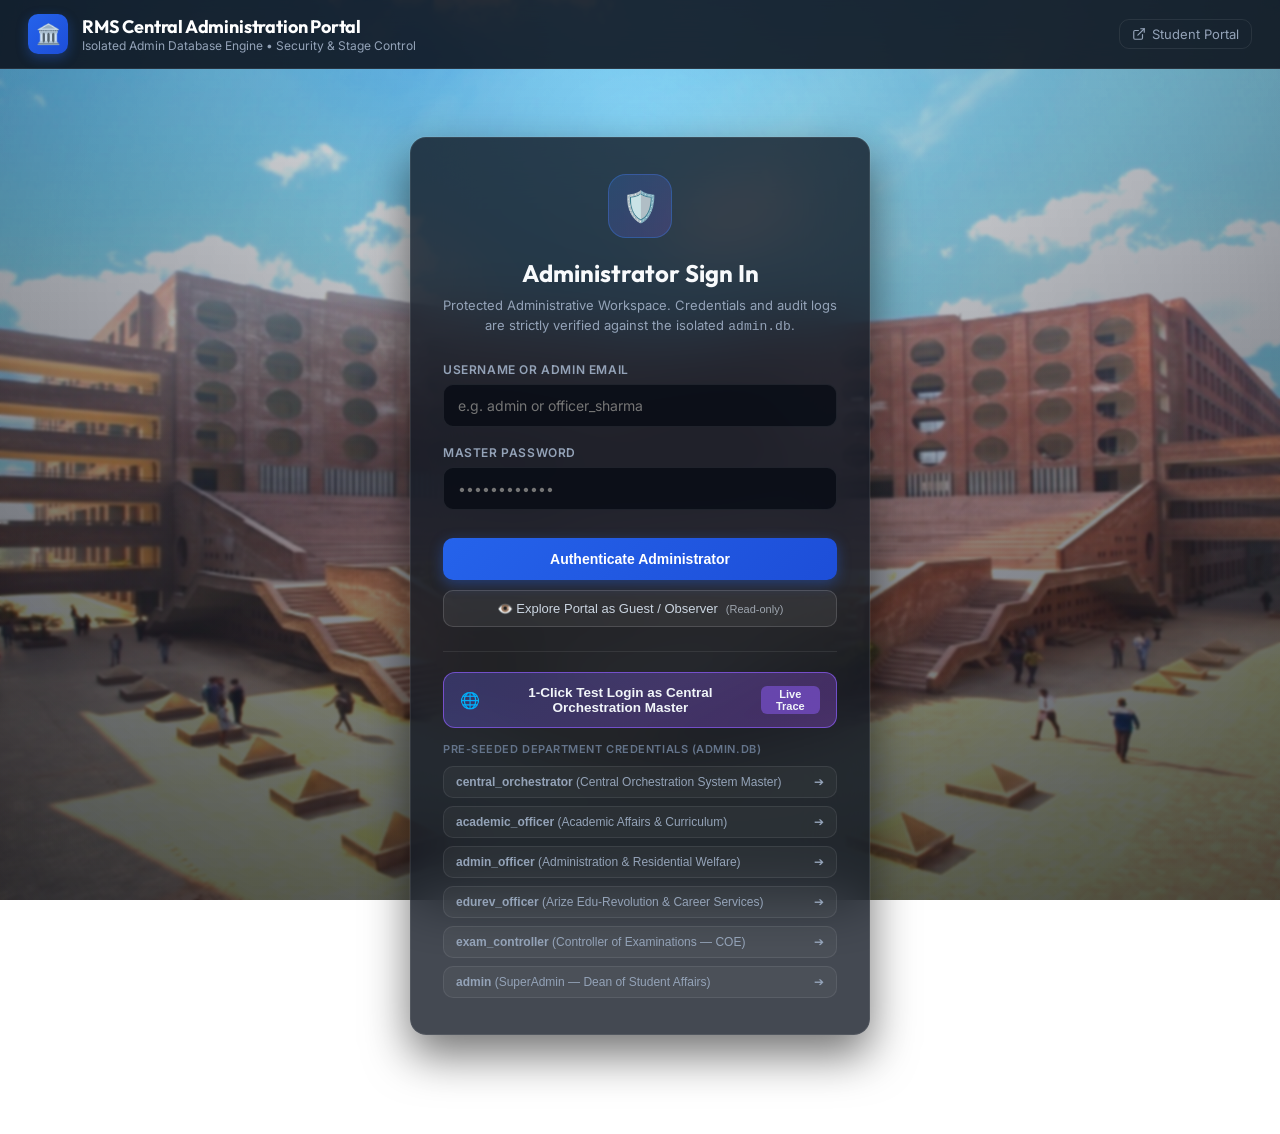
<file: static/admin.html>
<!DOCTYPE html>
<html lang="en">
<head>
  <meta charset="UTF-8">
  <meta name="viewport" content="width=device-width, initial-scale=1.0">
  <title>RMS Central Administration Portal — University Support Desk</title>
  <link rel="preconnect" href="https://fonts.googleapis.com">
  <link rel="preconnect" href="https://fonts.gstatic.com" crossorigin>
  <link href="https://fonts.googleapis.com/css2?family=Inter:wght@300;400;500;600;700&family=Outfit:wght@500;600;700;800&display=swap" rel="stylesheet">
  <style>
    :root {
      --bg-base: #07090e;
      --bg-card: rgba(16, 22, 34, 0.78);
      --bg-card-hover: rgba(23, 31, 48, 0.92);
      --border-subtle: rgba(255, 255, 255, 0.08);
      --border-focus: #3b82f6;
      --accent-blue: #3b82f6;
      --accent-green: #10b981;
      --accent-amber: #f59e0b;
      --accent-purple: #8b5cf6;
      --text-main: #f8fafc;
      --text-muted: #94a3b8;
      --text-dim: #64748b;
      --radius-lg: 16px;
      --radius-md: 10px;
      --shadow-glass: 0 20px 45px rgba(0, 0, 0, 0.55), 0 0 0 1px rgba(255, 255, 255, 0.07);
    }

    * {
      box-sizing: border-box;
      margin: 0;
      padding: 0;
    }

    /* =========================================================================
       Full-Bleed Campus Background (Vibrant, Sunlit Daylight Mode)
       ========================================================================= */
    .campus-bg-layer {
      position: fixed;
      inset: 0;
      z-index: -2;
      background-image: url('/static/images/admin_campus.jpg');
      background-size: cover;
      background-position: center center;
      background-repeat: no-repeat;
      filter: brightness(1.22) contrast(1.06) saturate(1.25);
      pointer-events: none;
    }

    .campus-overlay {
      position: fixed;
      inset: 0;
      z-index: -1;
      /* Ultra-clear, luminous ambient scrim keeping the sunny courtyard and sky vivid while preserving UI contrast */
      background: 
        radial-gradient(circle at 50% 15%, rgba(255, 255, 255, 0.12) 0%, rgba(15, 23, 42, 0.28) 55%, rgba(10, 14, 23, 0.52) 100%),
        linear-gradient(180deg, rgba(255, 255, 255, 0.08) 0%, rgba(10, 14, 23, 0.46) 100%);
      backdrop-filter: blur(1.2px);
      -webkit-backdrop-filter: blur(1.2px);
      pointer-events: none;
    }

    body {
      font-family: 'Inter', -apple-system, sans-serif;
      background-color: transparent;
      color: var(--text-main);
      min-height: 100vh;
      display: flex;
      flex-direction: column;
      overflow-x: hidden;
      position: relative;
    }

    /* Ambient Header */
    header.admin-header {
      background: rgba(10, 14, 23, 0.85);
      backdrop-filter: blur(20px);
      border-bottom: 1px solid var(--border-subtle);
      padding: 14px 28px;
      display: flex;
      align-items: center;
      justify-content: space-between;
      position: sticky;
      top: 0;
      z-index: 50;
    }

    .brand-wrap {
      display: flex;
      align-items: center;
      gap: 14px;
    }

    .brand-icon {
      width: 40px;
      height: 40px;
      border-radius: 10px;
      background: linear-gradient(135deg, #2563eb, #1d4ed8);
      display: flex;
      align-items: center;
      justify-content: center;
      font-size: 20px;
      box-shadow: 0 4px 12px rgba(37, 99, 235, 0.35);
    }

    .brand-titles h1 {
      font-family: 'Outfit', sans-serif;
      font-size: 18px;
      font-weight: 700;
      letter-spacing: -0.01em;
      color: #fff;
    }

    .brand-titles p {
      font-size: 12px;
      color: var(--text-muted);
    }

    .header-actions {
      display: flex;
      align-items: center;
      gap: 16px;
    }

    .portal-link {
      color: var(--text-muted);
      text-decoration: none;
      font-size: 13px;
      display: flex;
      align-items: center;
      gap: 6px;
      padding: 6px 12px;
      border-radius: var(--radius-md);
      border: 1px solid var(--border-subtle);
      transition: all 0.2s ease;
    }
    .portal-link:hover {
      color: #fff;
      background: rgba(255, 255, 255, 0.05);
      border-color: rgba(255, 255, 255, 0.15);
    }

    .admin-profile-pill {
      display: flex;
      align-items: center;
      gap: 10px;
      background: rgba(255, 255, 255, 0.04);
      padding: 4px 14px 4px 6px;
      border-radius: 40px;
      border: 1px solid var(--border-subtle);
    }

    .admin-avatar {
      width: 32px;
      height: 32px;
      border-radius: 50%;
      background: linear-gradient(135deg, #10b981, #059669);
      display: flex;
      align-items: center;
      justify-content: center;
      font-weight: 700;
      font-size: 13px;
      color: #fff;
    }

    .admin-info {
      line-height: 1.2;
    }
    .admin-name {
      font-size: 13px;
      font-weight: 600;
      color: #fff;
    }
    .admin-role {
      font-size: 11px;
      color: #10b981;
      font-weight: 500;
    }

    .btn-logout {
      background: rgba(239, 68, 68, 0.12);
      color: #ef4444;
      border: 1px solid rgba(239, 68, 68, 0.25);
      padding: 7px 14px;
      border-radius: var(--radius-md);
      font-size: 13px;
      font-weight: 500;
      cursor: pointer;
      transition: all 0.2s ease;
    }
    .btn-logout:hover {
      background: #ef4444;
      color: #fff;
    }

    /* Main Container */
    main.admin-main {
      flex: 1;
      max-width: 1380px;
      width: 100%;
      margin: 0 auto;
      padding: 28px 24px 60px;
      display: flex;
      flex-direction: column;
      gap: 24px;
    }

    /* Login View Overlay / Panel */
    #loginView {
      max-width: 460px;
      width: 100%;
      margin: 40px auto;
      background: var(--bg-card);
      backdrop-filter: blur(30px);
      border: 1px solid var(--border-subtle);
      border-radius: var(--radius-lg);
      padding: 36px 32px;
      box-shadow: var(--shadow-glass);
      text-align: center;
    }

    .login-icon-box {
      width: 64px;
      height: 64px;
      margin: 0 auto 20px;
      border-radius: 18px;
      background: linear-gradient(135deg, rgba(59, 130, 246, 0.2), rgba(139, 92, 246, 0.2));
      border: 1px solid rgba(59, 130, 246, 0.35);
      display: flex;
      align-items: center;
      justify-content: center;
      font-size: 30px;
    }

    .login-title {
      font-family: 'Outfit', sans-serif;
      font-size: 24px;
      font-weight: 700;
      margin-bottom: 8px;
    }

    .login-subtitle {
      font-size: 13px;
      color: var(--text-muted);
      line-height: 1.5;
      margin-bottom: 26px;
    }

    .form-group {
      text-align: left;
      margin-bottom: 18px;
    }

    .form-label {
      display: block;
      font-size: 12px;
      font-weight: 600;
      color: var(--text-muted);
      text-transform: uppercase;
      letter-spacing: 0.05em;
      margin-bottom: 7px;
    }

    .form-control {
      width: 100%;
      background: rgba(10, 14, 23, 0.85);
      border: 1px solid var(--border-subtle);
      border-radius: var(--radius-md);
      padding: 12px 14px;
      font-size: 14px;
      color: #fff;
      font-family: inherit;
      outline: none !important;
      transition: all 0.2s ease;
    }
    .form-control:focus,
    .form-control:focus-visible {
      border-color: var(--border-focus);
      box-shadow: 0 0 0 3px rgba(59, 130, 246, 0.25);
      outline: none !important;
    }

    .btn-submit {
      width: 100%;
      background: linear-gradient(135deg, #2563eb, #1d4ed8);
      color: #fff;
      border: none;
      border-radius: var(--radius-md);
      padding: 13px 18px;
      font-size: 14px;
      font-weight: 600;
      cursor: pointer;
      transition: all 0.2s ease;
      box-shadow: 0 4px 14px rgba(37, 99, 235, 0.4);
      margin-top: 10px;
    }
    .btn-submit:hover {
      background: linear-gradient(135deg, #1d4ed8, #1e40af);
      transform: translateY(-1px);
    }

    .demo-accounts {
      margin-top: 24px;
      padding-top: 20px;
      border-top: 1px solid var(--border-subtle);
      text-align: left;
    }
    .demo-accounts-title {
      font-size: 11px;
      font-weight: 600;
      color: var(--text-dim);
      text-transform: uppercase;
      letter-spacing: 0.05em;
      margin-bottom: 10px;
    }
    .demo-chips-grid {
      display: flex;
      flex-direction: column;
      gap: 8px;
    }
    .demo-chip-btn {
      background: rgba(255, 255, 255, 0.04);
      border: 1px solid var(--border-subtle);
      border-radius: var(--radius-md);
      padding: 8px 12px;
      display: flex;
      align-items: center;
      justify-content: space-between;
      color: var(--text-muted);
      font-size: 12px;
      cursor: pointer;
      transition: all 0.15s ease;
      text-align: left;
    }
    .demo-chip-btn:hover {
      background: rgba(59, 130, 246, 0.1);
      border-color: rgba(59, 130, 246, 0.35);
      color: #fff;
    }

    .error-alert {
      background: rgba(239, 68, 68, 0.12);
      border: 1px solid rgba(239, 68, 68, 0.3);
      color: #ef4444;
      padding: 10px 14px;
      border-radius: var(--radius-md);
      font-size: 13px;
      margin-bottom: 16px;
      text-align: left;
    }

    /* Dashboard View */
    #dashboardView {
      display: flex;
      flex-direction: column;
      gap: 24px;
    }

    /* KPI Cards */
    .kpi-grid {
      display: grid;
      grid-template-columns: repeat(auto-fit, minmax(240px, 1fr));
      gap: 18px;
    }

    .kpi-card {
      background: var(--bg-card);
      backdrop-filter: blur(20px);
      border: 1px solid var(--border-subtle);
      border-radius: var(--radius-lg);
      padding: 20px 22px;
      display: flex;
      align-items: center;
      justify-content: space-between;
      transition: transform 0.2s ease, border-color 0.2s ease;
    }
    .kpi-card:hover {
      transform: translateY(-2px);
      border-color: rgba(255, 255, 255, 0.15);
    }

    .kpi-info h3 {
      font-size: 12px;
      font-weight: 600;
      color: var(--text-muted);
      text-transform: uppercase;
      letter-spacing: 0.05em;
      margin-bottom: 6px;
    }

    .kpi-info .kpi-value {
      font-family: 'Outfit', sans-serif;
      font-size: 32px;
      font-weight: 700;
      color: #fff;
      line-height: 1.1;
    }

    .kpi-icon-disc {
      width: 48px;
      height: 48px;
      border-radius: 14px;
      display: flex;
      align-items: center;
      justify-content: center;
      font-size: 22px;
    }

    .kpi-blue .kpi-icon-disc { background: rgba(59, 130, 246, 0.15); color: #3b82f6; }
    .kpi-amber .kpi-icon-disc { background: rgba(245, 158, 11, 0.15); color: #f59e0b; }
    .kpi-green .kpi-icon-disc { background: rgba(16, 185, 129, 0.15); color: #10b981; }
    .kpi-purple .kpi-icon-disc { background: rgba(139, 92, 246, 0.15); color: #8b5cf6; }

    /* Control Bar & Filter Tabs */
    .table-controls-card {
      background: var(--bg-card);
      backdrop-filter: blur(20px);
      border: 1px solid var(--border-subtle);
      border-radius: var(--radius-lg);
      padding: 16px 20px;
      display: flex;
      flex-wrap: wrap;
      align-items: center;
      justify-content: space-between;
      gap: 16px;
    }

    .filter-pills-wrap {
      display: flex;
      align-items: center;
      gap: 8px;
    }

    .filter-btn {
      background: rgba(255, 255, 255, 0.04);
      color: var(--text-muted);
      border: 1px solid var(--border-subtle);
      border-radius: 30px;
      padding: 6px 14px;
      font-size: 13px;
      font-weight: 500;
      cursor: pointer;
      transition: all 0.15s ease;
    }
    .filter-btn:hover {
      color: #fff;
      background: rgba(255, 255, 255, 0.08);
    }
    .filter-btn.active {
      background: var(--accent-blue);
      color: #fff;
      border-color: var(--accent-blue);
      box-shadow: 0 2px 10px rgba(59, 130, 246, 0.35);
    }

    .search-filter-wrap {
      display: flex;
      align-items: center;
      gap: 12px;
      flex: 1;
      max-width: 480px;
    }

    .search-box {
      flex: 1;
      position: relative;
    }
    .search-box input {
      width: 100%;
      background: rgba(10, 14, 23, 0.85);
      border: 1px solid var(--border-subtle);
      border-radius: var(--radius-md);
      padding: 8px 80px 8px 36px;
      font-size: 13px;
      color: #fff;
      outline: none;
    }
    .search-box input:focus {
      border-color: var(--border-focus);
    }

    /* Administrative Hero Glass Card */
    .admin-hero-glass-card {
      background: rgba(15, 23, 42, 0.65);
      backdrop-filter: blur(24px);
      -webkit-backdrop-filter: blur(24px);
      border: 1px solid rgba(255, 255, 255, 0.14);
      border-radius: var(--radius-lg);
      padding: 24px 30px;
      margin-bottom: 24px;
      display: flex;
      align-items: center;
      justify-content: space-between;
      gap: 20px;
      box-shadow: 0 12px 35px rgba(0, 0, 0, 0.35);
    }
    .admin-hero-content {
      flex: 1;
    }
    .admin-hero-content h2 {
      font-family: 'Outfit', sans-serif;
      font-size: 22px;
      font-weight: 700;
      color: #fff;
      margin: 6px 0;
      text-shadow: 0 2px 10px rgba(0,0,0,0.4);
    }
    .admin-hero-content p {
      font-size: 13px;
      color: var(--text-muted);
      line-height: 1.5;
    }
    .admin-hero-status {
      display: flex;
      flex-direction: column;
      align-items: flex-end;
      gap: 8px;
    }
    .campus-tag {
      display: inline-flex;
      align-items: center;
      gap: 6px;
      background: rgba(37, 99, 235, 0.85);
      backdrop-filter: blur(8px);
      padding: 4px 12px;
      border-radius: 20px;
      font-size: 11px;
      font-weight: 700;
      letter-spacing: 0.05em;
      text-transform: uppercase;
      margin-bottom: 4px;
    }
    .live-status-pill {
      display: inline-flex;
      align-items: center;
      gap: 8px;
      padding: 6px 14px;
      border-radius: 20px;
      background: rgba(16, 185, 129, 0.15);
      border: 1px solid rgba(16, 185, 129, 0.35);
      color: #34d399;
      font-size: 12px;
      font-weight: 600;
    }
    .live-pulse {
      width: 8px;
      height: 8px;
      border-radius: 50%;
      background: #10b981;
      box-shadow: 0 0 10px #10b981;
      animation: pulse 2s infinite;
    }
    .db-badge {
      font-size: 11px;
      color: var(--text-dim);
      font-family: monospace;
    }
    @keyframes pulse {
      0%, 100% { opacity: 1; transform: scale(1); }
      50% { opacity: 0.45; transform: scale(0.85); }
    }

    /* Admin Speech-to-Text Button ("Mike" using Faster-Whisper CPU) */
    .admin-mike-btn {
      display: inline-flex;
      align-items: center;
      gap: 5px;
      height: 28px;
      padding: 0 10px;
      border-radius: 16px;
      background: rgba(37, 99, 235, 0.22);
      border: 1px solid rgba(59, 130, 246, 0.45);
      color: #60a5fa;
      font-size: 12px;
      font-weight: 600;
      cursor: pointer;
      transition: all 0.2s ease;
      user-select: none;
    }
    .admin-mike-btn:hover {
      background: rgba(37, 99, 235, 0.4);
      color: #fff;
      transform: translateY(-1px);
    }
    .search-box .admin-mike-btn {
      position: absolute;
      right: 6px;
      top: 50%;
      transform: translateY(-50%);
    }
    .search-box .admin-mike-btn:hover {
      transform: translateY(-50%) scale(1.04);
    }
    .admin-mike-btn.recording {
      background: #ef4444 !important;
      border-color: #dc2626 !important;
      color: #fff !important;
      box-shadow: 0 0 0 3px rgba(239, 68, 68, 0.4) !important;
      animation: pulseRecording 1s infinite alternate;
    }
    .search-icon {
      position: absolute;
      left: 12px;
      top: 50%;
      transform: translateY(-50%);
      color: var(--text-dim);
      font-size: 14px;
      pointer-events: none;
    }

    /* Tickets Table */
    .table-container {
      background: var(--bg-card);
      backdrop-filter: blur(20px);
      border: 1px solid var(--border-subtle);
      border-radius: var(--radius-lg);
      overflow: hidden;
      box-shadow: var(--shadow-glass);
    }

    table.data-table {
      width: 100%;
      border-collapse: collapse;
      text-align: left;
    }

    table.data-table th {
      background: rgba(10, 14, 23, 0.6);
      padding: 14px 18px;
      font-size: 12px;
      font-weight: 600;
      color: var(--text-muted);
      text-transform: uppercase;
      letter-spacing: 0.05em;
      border-bottom: 1px solid var(--border-subtle);
    }

    table.data-table td {
      padding: 16px 18px;
      font-size: 13px;
      border-bottom: 1px solid rgba(255, 255, 255, 0.04);
      vertical-align: middle;
    }

    table.data-table tr:hover td {
      background: rgba(255, 255, 255, 0.02);
    }

    .badge-status {
      display: inline-flex;
      align-items: center;
      gap: 5px;
      padding: 4px 10px;
      border-radius: 20px;
      font-size: 12px;
      font-weight: 600;
    }
    .status-in-progress {
      background: rgba(245, 158, 11, 0.15);
      color: #f59e0b;
      border: 1px solid rgba(245, 158, 11, 0.3);
    }
    .status-resolved {
      background: rgba(16, 185, 129, 0.15);
      color: #10b981;
      border: 1px solid rgba(16, 185, 129, 0.3);
    }
    .status-open {
      background: rgba(59, 130, 246, 0.15);
      color: #3b82f6;
      border: 1px solid rgba(59, 130, 246, 0.3);
    }

    .stage-pill {
      font-size: 11px;
      background: rgba(255, 255, 255, 0.05);
      border: 1px solid var(--border-subtle);
      border-radius: 6px;
      padding: 3px 8px;
      color: var(--text-muted);
    }

    .btn-action-manage {
      background: rgba(59, 130, 246, 0.12);
      color: #60a5fa;
      border: 1px solid rgba(59, 130, 246, 0.25);
      border-radius: var(--radius-md);
      padding: 6px 12px;
      font-size: 12px;
      font-weight: 500;
      cursor: pointer;
      transition: all 0.15s ease;
    }
    .btn-action-manage:hover {
      background: #3b82f6;
      color: #fff;
    }

    /* Modal Styling */
    dialog.admin-modal {
      margin: auto;
      max-width: 680px;
      width: 90%;
      background: #0d121f;
      color: #fff;
      border: 1px solid rgba(255, 255, 255, 0.15);
      border-radius: var(--radius-lg);
      box-shadow: 0 30px 70px rgba(0, 0, 0, 0.8), 0 0 0 1px rgba(255, 255, 255, 0.1);
      padding: 0;
      outline: none;
    }
    dialog.admin-modal::backdrop {
      background: rgba(3, 5, 10, 0.85);
      backdrop-filter: blur(8px);
    }

    .modal-header {
      padding: 20px 24px;
      border-bottom: 1px solid var(--border-subtle);
      display: flex;
      align-items: center;
      justify-content: space-between;
    }
    .modal-title {
      font-family: 'Outfit', sans-serif;
      font-size: 18px;
      font-weight: 700;
    }
    .modal-close-btn {
      background: transparent;
      border: none;
      color: var(--text-muted);
      font-size: 20px;
      cursor: pointer;
      padding: 4px;
    }
    .modal-close-btn:hover { color: #fff; }

    .modal-body {
      padding: 24px;
      max-height: 75vh;
      overflow-y: auto;
      display: flex;
      flex-direction: column;
      gap: 16px;
    }

    .modal-info-box {
      background: rgba(255, 255, 255, 0.03);
      border: 1px solid var(--border-subtle);
      border-radius: var(--radius-md);
      padding: 14px 16px;
      font-size: 13px;
      line-height: 1.5;
    }

    .modal-grid-2 {
      display: grid;
      grid-template-columns: 1fr 1fr;
      gap: 16px;
    }

    .modal-footer {
      padding: 16px 24px;
      border-top: 1px solid var(--border-subtle);
      display: flex;
      align-items: center;
      justify-content: flex-end;
      gap: 12px;
    }

    .btn-secondary {
      background: rgba(255, 255, 255, 0.05);
      color: var(--text-muted);
      border: 1px solid var(--border-subtle);
      border-radius: var(--radius-md);
      padding: 10px 16px;
      font-size: 13px;
      cursor: pointer;
    }
    .btn-secondary:hover { color: #fff; background: rgba(255, 255, 255, 0.1); }

    /* Audit Logs View */
    .audit-table-wrap {
      margin-top: 20px;
    }

    /* Student Feedback Table & Summary Banner */
    .feedback-summary-banner {
      display: grid;
      grid-template-columns: repeat(auto-fit, minmax(200px, 1fr));
      gap: 16px;
      padding: 18px 24px;
      background: rgba(245, 158, 11, 0.08);
      border-bottom: 1px solid rgba(245, 158, 11, 0.2);
    }
    .summary-metric {
      display: flex;
      flex-direction: column;
      gap: 4px;
    }
    .summary-metric .metric-val {
      font-family: 'Outfit', sans-serif;
      font-size: 24px;
      font-weight: 700;
      color: #fbbf24;
    }
    .summary-metric .metric-label {
      font-size: 11px;
      color: var(--text-muted);
      text-transform: uppercase;
      letter-spacing: 0.05em;
    }
    .rating-stars-gold {
      color: #fbbf24;
      font-size: 14px;
      font-weight: 700;
      letter-spacing: 1px;
      white-space: nowrap;
    }
    .quality-badge {
      display: inline-flex;
      align-items: center;
      gap: 4px;
      padding: 3px 8px;
      border-radius: 6px;
      font-size: 11px;
      font-weight: 600;
      white-space: nowrap;
    }
    .quality-exceptional {
      background: rgba(16, 185, 129, 0.2);
      color: #34d399;
      border: 1px solid rgba(16, 185, 129, 0.35);
    }
    .quality-satisfactory {
      background: rgba(59, 130, 246, 0.2);
      color: #60a5fa;
      border: 1px solid rgba(59, 130, 246, 0.35);
    }
    .quality-needs-work {
      background: rgba(245, 158, 11, 0.2);
      color: #fbbf24;
      border: 1px solid rgba(245, 158, 11, 0.35);
    }
    .quality-unsatisfactory {
      background: rgba(239, 68, 68, 0.2);
      color: #f87171;
      border: 1px solid rgba(239, 68, 68, 0.35);
    }
    .badge-rec-very-likely {
      background: rgba(16, 185, 129, 0.2);
      color: #34d399;
      border: 1px solid rgba(16, 185, 129, 0.35);
    }
    .badge-rec-likely {
      background: rgba(59, 130, 246, 0.2);
      color: #60a5fa;
      border: 1px solid rgba(59, 130, 246, 0.35);
    }
    .badge-rec-neutral {
      background: rgba(148, 163, 184, 0.2);
      color: #cbd5e1;
      border: 1px solid rgba(148, 163, 184, 0.35);
    }
    .badge-rec-unlikely {
      background: rgba(239, 68, 68, 0.2);
      color: #f87171;
      border: 1px solid rgba(239, 68, 68, 0.35);
    }
    .anon-pill {
      display: inline-block;
      padding: 1px 6px;
      border-radius: 4px;
      font-size: 10px;
      background: rgba(148, 163, 184, 0.15);
      color: #94a3b8;
      border: 1px solid rgba(148, 163, 184, 0.25);
    }
    .category-pill {
      display: inline-block;
      padding: 3px 8px;
      border-radius: 6px;
      font-size: 11px;
      font-weight: 500;
      background: rgba(255, 255, 255, 0.05);
      color: #e2e8f0;
      border: 1px solid rgba(255, 255, 255, 0.1);
    }

    .hidden { display: none !important; }

    /* Toast Notification */
    .toast-msg {
      position: fixed;
      bottom: 24px;
      right: 24px;
      background: #1e293b;
      color: #fff;
      padding: 12px 20px;
      border-radius: var(--radius-md);
      border: 1px solid rgba(255, 255, 255, 0.12);
      box-shadow: 0 10px 25px rgba(0,0,0,0.5);
      font-size: 13px;
      display: flex;
      align-items: center;
      gap: 10px;
      z-index: 1000;
      animation: slideIn 0.25s ease;
    }
    @keyframes slideIn {
      from { transform: translateY(20px); opacity: 0; }
      to { transform: translateY(0); opacity: 1; }
    }
  </style>
</head>
<body>

  <!-- Fixed Full-Bleed Campus Background (Matching Student Interface) -->
  <div class="campus-bg-layer" aria-hidden="true"></div>
  <div class="campus-overlay" aria-hidden="true"></div>

  <!-- Ambient Admin Header -->
  <header class="admin-header">
    <div class="brand-wrap">
      <div class="brand-icon">🏛️</div>
      <div class="brand-titles">
        <h1>RMS Central Administration Portal</h1>
        <p>Isolated Admin Database Engine • Security & Stage Control</p>
      </div>
    </div>
    <div class="header-actions">
      <a href="/" class="portal-link">
        <svg viewBox="0 0 24 24" width="14" height="14" fill="none" stroke="currentColor" stroke-width="2" stroke-linecap="round">
          <path d="M18 13v6a2 2 0 0 1-2 2H5a2 2 0 0 1-2-2V8a2 2 0 0 1 2-2h6"></path>
          <polyline points="15 3 21 3 21 9"></polyline>
          <line x1="10" y1="14" x2="21" y2="3"></line>
        </svg>
        Student Portal
      </a>
      <div id="adminProfileBox" class="admin-profile-pill hidden">
        <div id="adminAvatar" class="admin-avatar">VM</div>
        <div class="admin-info">
          <div id="adminName" class="admin-name">Dr. Vikram Malhotra</div>
          <div id="adminRole" class="admin-role">SuperAdmin</div>
        </div>
      </div>
      <button id="adminLogoutBtn" class="btn-logout hidden">Sign Out</button>
    </div>
  </header>

  <!-- Main Container -->
  <main class="admin-main">

    <!-- 1. Admin Login View -->
    <section id="loginView">
      <div class="login-icon-box">🛡️</div>
      <h2 class="login-title">Administrator Sign In</h2>
      <p class="login-subtitle">
        Protected Administrative Workspace. Credentials and audit logs are strictly verified against the isolated <code>admin.db</code>.
      </p>

      <div id="loginAlert" class="error-alert hidden"></div>

      <form id="adminLoginForm">
        <div class="form-group">
          <label class="form-label" for="adminUsername">Username or Admin Email</label>
          <input type="text" id="adminUsername" class="form-control" placeholder="e.g. admin or officer_sharma" required autocomplete="username">
        </div>
        <div class="form-group">
          <label class="form-label" for="adminPassword">Master Password</label>
          <input type="password" id="adminPassword" class="form-control" placeholder="••••••••••••" required autocomplete="current-password">
        </div>
        <button type="submit" id="loginBtn" class="btn-submit">Authenticate Administrator</button>
        <div style="display: flex; align-items: center; justify-content: center; margin-top: 10px;">
          <button type="button" id="guestViewBtn" class="btn-guest-view" style="width: 100%; padding: 10px 14px; background: rgba(255,255,255,0.06); border: 1px solid rgba(255,255,255,0.14); border-radius: 10px; color: #cbd5e1; font-weight: 500; font-size: 13px; cursor: pointer; transition: all 0.2s ease; display: flex; align-items: center; justify-content: center; gap: 8px;">
            <span>👁️ Explore Portal as Guest / Observer</span>
            <span style="font-size: 11px; opacity: 0.7;">(Read-only)</span>
          </button>
        </div>
      </form>

      <!-- Pre-Seeded Department Administrator Accounts -->
      <div class="demo-accounts">
        <button type="button" id="quickTestOrchBtn" style="width: 100%; margin-bottom: 14px; padding: 12px 16px; background: linear-gradient(135deg, rgba(99, 102, 241, 0.3), rgba(168, 85, 247, 0.3)); border: 1.5px solid rgba(139, 92, 246, 0.7); border-radius: 12px; color: #f1f5f9; font-weight: 600; font-size: 13.5px; cursor: pointer; display: flex; align-items: center; justify-content: center; gap: 10px; transition: all 0.2s ease;">
          <span style="font-size: 16px;">🌐</span>
          <span>1-Click Test Login as Central Orchestration Master</span>
          <span style="font-size: 11px; background: rgba(139, 92, 246, 0.5); padding: 2px 8px; border-radius: 6px;">Live Trace</span>
        </button>

        <div class="demo-accounts-title">Pre-Seeded Department Credentials (admin.db)</div>
        <div class="demo-chips-grid">
          <button type="button" class="demo-chip-btn" data-user="central_orchestrator" data-pass="Orchestrator@RMS2026!">
            <span><strong>central_orchestrator</strong> (Central Orchestration System Master)</span>
            <span>➔</span>
          </button>
          <button type="button" class="demo-chip-btn" data-user="academic_officer" data-pass="Academic@RMS2026!">
            <span><strong>academic_officer</strong> (Academic Affairs & Curriculum)</span>
            <span>➔</span>
          </button>
          <button type="button" class="demo-chip-btn" data-user="admin_officer" data-pass="Admin@RMS2026!">
            <span><strong>admin_officer</strong> (Administration & Residential Welfare)</span>
            <span>➔</span>
          </button>
          <button type="button" class="demo-chip-btn" data-user="edurev_officer" data-pass="EduRev@RMS2026!">
            <span><strong>edurev_officer</strong> (Arize Edu-Revolution & Career Services)</span>
            <span>➔</span>
          </button>
          <button type="button" class="demo-chip-btn" data-user="exam_controller" data-pass="Exam@RMS2026!">
            <span><strong>exam_controller</strong> (Controller of Examinations — COE)</span>
            <span>➔</span>
          </button>
          <button type="button" class="demo-chip-btn" data-user="admin" data-pass="Admin@RMS2026!">
            <span><strong>admin</strong> (SuperAdmin — Dean of Student Affairs)</span>
            <span>➔</span>
          </button>
        </div>
      </div>
    </section>

    <!-- 2. Admin Dashboard View -->
    <section id="dashboardView" class="hidden">

      <!-- Admin Central Control Glass Banner -->
      <div class="admin-hero-glass-card">
        <div class="admin-hero-content">
          <div class="campus-tag">🏛️ University Central Administration</div>
          <h2>Administration & Grievance Control Room</h2>
          <p>Live RMS data feeds, real-time query tracking, cross-database synchronization, and speech-to-text dictation.</p>
        </div>
        <div class="admin-hero-status">
          <div class="live-status-pill">
            <span class="live-pulse"></span> Live System Sync
          </div>
          <div class="db-badge">admin.db • university.db</div>
        </div>
      </div>

      <!-- KPI Metrics -->
      <div class="kpi-grid">
        <div class="kpi-card kpi-blue">
          <div class="kpi-info">
            <h3>Total Tickets</h3>
            <div id="kpiTotal" class="kpi-value">0</div>
          </div>
          <div class="kpi-icon-disc">📋</div>
        </div>
        <div class="kpi-card kpi-amber">
          <div class="kpi-info">
            <h3>In Progress Queue</h3>
            <div id="kpiInProgress" class="kpi-value">0</div>
          </div>
          <div class="kpi-icon-disc">⏳</div>
        </div>
        <div class="kpi-card kpi-green">
          <div class="kpi-info">
            <h3>Resolved Tickets</h3>
            <div id="kpiResolved" class="kpi-value">0</div>
          </div>
          <div class="kpi-icon-disc">✅</div>
        </div>
        <div class="kpi-card kpi-purple">
          <div class="kpi-info">
            <h3>Admin Audit Logs</h3>
            <div id="kpiAuditCount" class="kpi-value">0</div>
          </div>
          <div class="kpi-icon-disc">🛡️</div>
        </div>
        <div class="kpi-card kpi-amber" id="kpiFeedbackCard" style="cursor: pointer;" title="View Student Feedback">
          <div class="kpi-info">
            <h3>Student Feedback</h3>
            <div id="kpiFeedbackCount" class="kpi-value">0 ★</div>
          </div>
          <div class="kpi-icon-disc">⭐</div>
        </div>
        <div class="kpi-card kpi-purple" id="kpiTelemetryCard" style="cursor: pointer;" title="Arize AI Observability & LLM Token Metrics">
          <div class="kpi-info">
            <h3>Arize Tokens Tracked</h3>
            <div id="kpiTokensCount" class="kpi-value">0 ⚡</div>
          </div>
          <div class="kpi-icon-disc">🔭</div>
        </div>
      </div>

      <!-- Table Filter Bar -->
      <div class="table-controls-card">
        <div class="filter-pills-wrap">
          <button class="filter-btn active" data-filter="all">All Requests</button>
          <button class="filter-btn" data-filter="in progress">Active Queue</button>
          <button class="filter-btn" data-filter="resolved">Resolved</button>
          <button class="filter-btn" data-filter="orchestration" id="filterOrchestrationBtn" style="background: rgba(99, 102, 241, 0.25); border-color: rgba(129, 140, 248, 0.5); color: #e0e7ff; font-weight: 600;">🌐 Central Orchestration & Live Query Trace</button>
          <button class="filter-btn" data-filter="audit">Audit Trail (admin.db)</button>
          <button class="filter-btn" data-filter="queries">Chatbot Queries (admin.db)</button>
          <button class="filter-btn" data-filter="feedback" id="filterFeedbackBtn">⭐ Student Feedback</button>
        </div>

        <div class="search-filter-wrap">
          <div class="search-box">
            <span class="search-icon">🔍</span>
            <input type="text" id="adminSearchInput" placeholder="Search by Ticket ID, Roll No, or Subject...">
            <!-- Speech-to-Text "Mike" Button (Faster-Whisper CPU) -->
            <button type="button" class="admin-mike-btn" id="adminMikeBtn" title="Speech-to-Text (Faster-Whisper)" aria-label="Speech-to-Text (Mike)">
              <svg viewBox="0 0 24 24" width="13" height="13" fill="none" stroke="currentColor" stroke-width="2">
                <path d="M12 1a3 3 0 0 0-3 3v8a3 3 0 0 0 6 0V4a3 3 0 0 0-3-3z"></path>
                <path d="M19 10v2a7 7 0 0 1-14 0v-2"></path>
                <line x1="12" y1="19" x2="12" y2="23"></line>
                <line x1="8" y1="23" x2="16" y2="23"></line>
              </svg>
              <span>Mike</span>
            </button>
          </div>
          <button id="refreshBtn" class="btn-secondary" title="Refresh Live Data">🔄 Refresh</button>
        </div>
      </div>

      <!-- Tickets Table Container -->
      <div id="ticketsTableContainer" class="table-container">
        <table class="data-table">
          <thead>
            <tr>
              <th>Ticket ID</th>
              <th>Student Roll & Name</th>
              <th>Category</th>
              <th>Current Stage</th>
              <th>Status</th>
              <th>Assigned Desk</th>
              <th>Actions</th>
            </tr>
          </thead>
          <tbody id="ticketsTableBody">
            <tr>
              <td colspan="7" style="text-align: center; color: var(--text-muted); padding: 40px;">
                Loading tickets from database...
              </td>
            </tr>
          </tbody>
        </table>
      </div>

      <!-- Audit Logs Container (Shown when Audit tab selected) -->
      <div id="auditTableContainer" class="table-container hidden">
        <table class="data-table">
          <thead>
            <tr>
              <th>Log ID</th>
              <th>Admin User</th>
              <th>Action</th>
              <th>Target Ticket</th>
              <th>Details & Changes</th>
              <th>Timestamp</th>
            </tr>
          </thead>
          <tbody id="auditTableBody">
            <tr>
              <td colspan="6" style="text-align: center; color: var(--text-muted); padding: 40px;">
                Loading audit trail from admin.db...
              </td>
            </tr>
          </tbody>
        </table>
      </div>

      <!-- Chatbot Queries Container (Shown when Queries tab selected) -->
      <div id="queriesTableContainer" class="table-container hidden">
        <table class="data-table">
          <thead>
            <tr>
              <th>Ticket ID</th>
              <th>Query ID</th>
              <th>Student Roll & Name</th>
              <th>University Email (student_name_four_digit_number@lpu.in)</th>
              <th>User Query</th>
              <th>Polite Comprehensive Response</th>
              <th>Token Usage</th>
              <th>Latency</th>
              <th>Timestamp</th>
            </tr>
          </thead>
          <tbody id="queriesTableBody">
            <tr>
              <td colspan="9" style="text-align: center; color: var(--text-muted); padding: 40px;">
                Loading chatbot query records from admin.db...
              </td>
            </tr>
          </tbody>
        </table>
      </div>

      <!-- Student Feedback Container (Shown when Feedback tab selected) -->
      <div id="feedbackTableContainer" class="table-container hidden">
        <div class="feedback-summary-banner">
          <div class="summary-metric">
            <span class="metric-val" id="fbAvgRating">0.0 ★</span>
            <span class="metric-label">Average Satisfaction Rating</span>
          </div>
          <div class="summary-metric">
            <span class="metric-val" id="fbTotalSubmissions">0</span>
            <span class="metric-label">Total Verified Submissions</span>
          </div>
          <div class="summary-metric">
            <span class="metric-val" id="fbNetPromoter">95%</span>
            <span class="metric-label">Recommendation Score</span>
          </div>
        </div>

        <table class="data-table">
          <thead>
            <tr>
              <th>Feedback ID</th>
              <th>Date & Time</th>
              <th>Student</th>
              <th>Department / Category</th>
              <th>Rating</th>
              <th>Resolution Quality</th>
              <th>Recommendation</th>
              <th>Comments & Suggestions</th>
            </tr>
          </thead>
          <tbody id="feedbackTableBody">
            <tr>
              <td colspan="8" style="text-align: center; color: var(--text-muted); padding: 40px;">
                Loading student feedback from database...
              </td>
            </tr>
          </tbody>
        </table>
      </div>

      <!-- Central Orchestration Live Text Log Container -->
      <div id="orchestrationTableContainer" class="table-container hidden">
        <div class="orchestration-header-bar" style="padding: 16px 20px; background: rgba(30, 41, 59, 0.7); border-bottom: 1px solid rgba(255, 255, 255, 0.1); display: flex; justify-content: space-between; align-items: center; flex-wrap: wrap; gap: 12px;">
          <div>
            <h3 style="font-size: 16px; font-weight: 700; color: #f8fafc; margin: 0; display: flex; align-items: center; gap: 8px;">
              <span>🌐 Central Department Live Text Log & Query Trace</span>
              <span style="font-size: 11px; font-weight: 600; padding: 2px 8px; border-radius: 6px; background: rgba(99, 102, 241, 0.3); color: #c7d2fe; border: 1px solid rgba(99, 102, 241, 0.4);">admin.db::central_test_logs</span>
            </h3>
            <p style="font-size: 12px; color: #94a3b8; margin: 4px 0 0 0;">
              Real-time multi-agent routing trace: which query goes to which department, how much time each query is taking, and at what stage it is taking how much time.
            </p>
          </div>
          <div style="display: flex; align-items: center; gap: 10px;">
            <select id="orchDeptFilter" style="background: rgba(15, 23, 42, 0.85); border: 1px solid rgba(255, 255, 255, 0.18); color: #e2e8f0; font-size: 12px; padding: 6px 12px; border-radius: 8px; outline: none; cursor: pointer;">
              <option value="ALL">All Departments</option>
              <option value="Examination">Examination (COE)</option>
              <option value="Administration">Administration & Fees</option>
              <option value="Academic">Academic Affairs</option>
              <option value="Edu-Revolution">Edu-Revolution</option>
              <option value="Gateway">Default Gateway Escalations</option>
            </select>
            <span class="live-status-pill" style="font-size: 11px;">
              <span class="live-pulse"></span> Auto-Sync (3s)
            </span>
          </div>
        </div>
        <table class="data-table">
          <thead>
            <tr>
              <th style="min-width: 140px;">Timestamp & Query ID</th>
              <th style="min-width: 120px;">Student ID</th>
              <th style="min-width: 220px;">Incoming Student Query</th>
              <th style="min-width: 170px;">Target Department</th>
              <th style="min-width: 320px;">Stage-by-Stage Latency Breakdown</th>
              <th style="min-width: 110px;">Total Time</th>
              <th style="min-width: 110px;">Status</th>
            </tr>
          </thead>
          <tbody id="orchestrationTableBody">
            <tr>
              <td colspan="7" style="text-align: center; color: var(--text-muted); padding: 40px;">
                Loading live query trace and departmental routing logs from admin.db...
              </td>
            </tr>
          </tbody>
        </table>
      </div>

    </section>

  </main>

  <!-- Interactive Ticket Management Modal -->
  <dialog id="manageTicketModal" class="admin-modal">
    <div class="modal-header">
      <h3 class="modal-title">⚙️ Update Request Stage & Resolution</h3>
      <button type="button" class="modal-close-btn" id="closeModalBtn">&times;</button>
    </div>
    <form id="manageTicketForm">
      <div class="modal-body">
        <div class="modal-info-box">
          <div style="display: flex; justify-content: space-between; margin-bottom: 6px;">
            <strong id="modalTicketId" style="color: #60a5fa; font-family: 'Outfit', sans-serif;">RMS2025004827</strong>
            <span id="modalStudentRoll" style="color: var(--text-muted);">Roll: 12204521</span>
          </div>
          <div id="modalSubject" style="color: #fff; font-weight: 500;">Hostel Room Allotment request</div>
        </div>

        <div class="modal-grid-2">
          <div class="form-group">
            <label class="form-label" for="updateStatus">Ticket Status</label>
            <select id="updateStatus" class="form-control">
              <option value="In Progress">In Progress</option>
              <option value="Resolved">Resolved</option>
              <option value="Open">Open</option>
            </select>
          </div>
          <div class="form-group">
            <label class="form-label" for="updateProgress">Stage Progress</label>
            <select id="updateProgress" class="form-control">
              <option value="1">Stage 1: Submitted (25%)</option>
              <option value="2">Stage 2: Department Assigned (50%)</option>
              <option value="3">Stage 3: Desk Review & Action (75%)</option>
              <option value="4">Stage 4: Final Resolution (100%)</option>
            </select>
          </div>
        </div>

        <div class="modal-grid-2">
          <div class="form-group">
            <label class="form-label" for="updateCurrentStage">Current Stage Label</label>
            <input type="text" id="updateCurrentStage" class="form-control" placeholder="e.g. Hostel Office or Reviewing">
          </div>
          <div class="form-group">
            <label class="form-label" for="updateNextStage">Next Stage Label</label>
            <input type="text" id="updateNextStage" class="form-control" placeholder="e.g. Final Allocation & Room Keys">
          </div>
        </div>

        <div class="modal-grid-2">
          <div class="form-group">
            <label class="form-label" for="updateOfficer">Assigned Officer / Desk</label>
            <input type="text" id="updateOfficer" class="form-control" placeholder="e.g. Chief Warden Office">
          </div>
          <div class="form-group">
            <label class="form-label" for="updateEstTime">Estimated Resolution</label>
            <input type="text" id="updateEstTime" class="form-control" placeholder="e.g. 1 Working Day">
          </div>
        </div>

        <div class="form-group">
          <div style="display: flex; justify-content: space-between; align-items: center; margin-bottom: 6px;">
            <label class="form-label" for="updateNotes" style="margin-bottom:0;">Official Administrative Resolution Notes</label>
            <button type="button" class="admin-mike-btn" id="modalMikeBtn" title="Dictate notes with Faster-Whisper" aria-label="Dictate Notes (Mike)">
              <svg viewBox="0 0 24 24" width="13" height="13" fill="none" stroke="currentColor" stroke-width="2">
                <path d="M12 1a3 3 0 0 0-3 3v8a3 3 0 0 0 6 0V4a3 3 0 0 0-3-3z"></path>
                <path d="M19 10v2a7 7 0 0 1-14 0v-2"></path>
                <line x1="12" y1="19" x2="12" y2="23"></line>
                <line x1="8" y1="23" x2="16" y2="23"></line>
              </svg>
              <span>Mike</span>
            </button>
          </div>
          <textarea id="updateNotes" class="form-control" rows="3" placeholder="Provide resolution details or update remarks visible to student..."></textarea>
        </div>
      </div>
      <div class="modal-footer">
        <button type="button" class="btn-secondary" id="cancelModalBtn">Cancel</button>
        <button type="submit" class="btn-submit" style="width: auto; margin-top: 0;">Save & Publish Update</button>
      </div>
    </form>
  </dialog>

  <!-- Toast Notification Container -->
  <div id="adminToast" class="toast-msg hidden"></div>

  <script src="/static/config.js"></script>
  <script>
    document.addEventListener('DOMContentLoaded', () => {
      const API_BASE = (window.BACKEND_API_URL || localStorage.getItem('backend_api_url') || '').replace(/\/$/, '');
      const state = {
        adminToken: sessionStorage.getItem('rms_admin_token') || '',
        admin: null,
        tickets: [],
        feedback: [],
        orchestrationLogs: [],
        currentFilter: 'all',
        searchTerm: '',
        activeTicket: null,
        pendingOrch: false
      };

      // Elements
      const loginView = document.getElementById('loginView');
      const dashboardView = document.getElementById('dashboardView');
      const adminLoginForm = document.getElementById('adminLoginForm');
      const adminUsername = document.getElementById('adminUsername');
      const adminPassword = document.getElementById('adminPassword');
      const loginAlert = document.getElementById('loginAlert');
      const loginBtn = document.getElementById('loginBtn');
      const adminProfileBox = document.getElementById('adminProfileBox');
      const adminAvatar = document.getElementById('adminAvatar');
      const adminName = document.getElementById('adminName');
      const adminRole = document.getElementById('adminRole');
      const adminLogoutBtn = document.getElementById('adminLogoutBtn');
      const demoChips = document.querySelectorAll('.demo-chip-btn');
      const quickTestOrchBtn = document.getElementById('quickTestOrchBtn');

      const kpiTotal = document.getElementById('kpiTotal');
      const kpiInProgress = document.getElementById('kpiInProgress');
      const kpiResolved = document.getElementById('kpiResolved');
      const kpiAuditCount = document.getElementById('kpiAuditCount');
      const kpiFeedbackCount = document.getElementById('kpiFeedbackCount');
      const kpiFeedbackCard = document.getElementById('kpiFeedbackCard');

      const filterBtns = document.querySelectorAll('.filter-btn');
      const filterOrchestrationBtn = document.getElementById('filterOrchestrationBtn');
      const adminSearchInput = document.getElementById('adminSearchInput');
      const refreshBtn = document.getElementById('refreshBtn');
      const ticketsTableContainer = document.getElementById('ticketsTableContainer');
      const ticketsTableBody = document.getElementById('ticketsTableBody');
      const auditTableContainer = document.getElementById('auditTableContainer');
      const auditTableBody = document.getElementById('auditTableBody');
      const queriesTableContainer = document.getElementById('queriesTableContainer');
      const queriesTableBody = document.getElementById('queriesTableBody');
      const feedbackTableContainer = document.getElementById('feedbackTableContainer');
      const feedbackTableBody = document.getElementById('feedbackTableBody');
      const orchestrationTableContainer = document.getElementById('orchestrationTableContainer');
      const orchestrationTableBody = document.getElementById('orchestrationTableBody');
      const orchDeptFilter = document.getElementById('orchDeptFilter');
      const fbAvgRating = document.getElementById('fbAvgRating');
      const fbTotalSubmissions = document.getElementById('fbTotalSubmissions');
      const fbNetPromoter = document.getElementById('fbNetPromoter');
      const guestViewBtn = document.getElementById('guestViewBtn');

      const manageTicketModal = document.getElementById('manageTicketModal');
      const manageTicketForm = document.getElementById('manageTicketForm');
      const closeModalBtn = document.getElementById('closeModalBtn');
      const cancelModalBtn = document.getElementById('cancelModalBtn');

      const modalTicketId = document.getElementById('modalTicketId');
      const modalStudentRoll = document.getElementById('modalStudentRoll');
      const modalSubject = document.getElementById('modalSubject');
      const updateStatus = document.getElementById('updateStatus');
      const updateProgress = document.getElementById('updateProgress');
      const updateCurrentStage = document.getElementById('updateCurrentStage');
      const updateNextStage = document.getElementById('updateNextStage');
      const updateOfficer = document.getElementById('updateOfficer');
      const updateEstTime = document.getElementById('updateEstTime');
      const updateNotes = document.getElementById('updateNotes');
      const adminToast = document.getElementById('adminToast');

      function showToast(msg) {
        adminToast.textContent = msg;
        adminToast.classList.remove('hidden');
        setTimeout(() => adminToast.classList.add('hidden'), 3500);
      }

      // 1. Initial Session Check
      async function checkSession() {
        if (!state.adminToken) {
          showLogin();
          return;
        }

        try {
          const res = await fetch(`${API_BASE}/api/admin/session`, {
            headers: { 'Authorization': `Bearer ${state.adminToken}` }
          });
          const data = await res.json();
          if (res.ok && data.authenticated && data.admin) {
            state.admin = data.admin;
            showDashboard();
            loadTickets();
          } else {
            sessionStorage.removeItem('rms_admin_token');
            state.adminToken = '';
            showLogin();
          }
        } catch (e) {
          showLogin();
        }
      }

      function showLogin() {
        loginView.classList.remove('hidden');
        dashboardView.classList.add('hidden');
        adminProfileBox.classList.add('hidden');
        adminLogoutBtn.classList.add('hidden');
      }

      function showDashboard() {
        loginView.classList.add('hidden');
        dashboardView.classList.remove('hidden');
        adminProfileBox.classList.remove('hidden');
        adminLogoutBtn.classList.remove('hidden');

        if (state.admin) {
          adminName.textContent = state.admin.full_name || 'Administrator';
          adminRole.textContent = `${state.admin.role || 'Admin'} • ${state.admin.department || 'Operations'}`;
          const initials = (state.admin.full_name || 'AD').split(' ').map(n => n[0]).join('').substring(0, 2).toUpperCase();
          adminAvatar.textContent = initials || 'AD';

          // If central orchestrator, automatically focus on the live orchestration trace
          if (state.admin.username === 'central_orchestrator' || state.admin.role === 'CentralOrchestrator' || state.pendingOrch) {
            state.pendingOrch = false;
            setTimeout(() => {
              if (filterOrchestrationBtn) filterOrchestrationBtn.click();
            }, 100);
          }
        } else {
          adminName.textContent = 'Admin Workspace';
          adminRole.textContent = 'Active Session';
          adminAvatar.textContent = 'AW';
        }
      }

      // 1-Click Quick Test Login as Central Orchestration Master
      if (quickTestOrchBtn) {
        quickTestOrchBtn.addEventListener('click', () => {
          adminUsername.value = 'central_orchestrator';
          adminPassword.value = 'Orchestrator@RMS2026!';
          state.pendingOrch = true;
          adminLoginForm.dispatchEvent(new Event('submit'));
        });
      }

      // Demo Chip Handlers
      demoChips.forEach(chip => {
        chip.addEventListener('click', () => {
          adminUsername.value = chip.getAttribute('data-user');
          adminPassword.value = chip.getAttribute('data-pass');
          if (adminUsername.value === 'central_orchestrator') {
            state.pendingOrch = true;
          }
          adminLoginForm.dispatchEvent(new Event('submit'));
        });
      });

      // Guest / Observer Portal Viewer
      if (guestViewBtn) {
        guestViewBtn.addEventListener('click', () => {
          state.admin = {
            admin_id: 'GUEST-001',
            username: 'guest_observer',
            full_name: 'Guest Observer',
            role: 'Portal Observer',
            department: 'Student Affairs & Feedback Review'
          };
          state.adminToken = 'guest_observer_token';
          showDashboard();
          loadTickets();
          loadFeedback(true);
          showToast('Viewing Admin Portal in Observer Mode.');
        });
      }

      // 2. Administrator Login Submission
      adminLoginForm.addEventListener('submit', async (e) => {
        e.preventDefault();
        loginAlert.classList.add('hidden');
        loginBtn.disabled = true;
        loginBtn.textContent = 'Verifying Credentials in admin.db...';

        try {
          const res = await fetch(`${API_BASE}/api/admin/login`, {
            method: 'POST',
            headers: { 'Content-Type': 'application/json' },
            body: JSON.stringify({
              username: adminUsername.value.trim(),
              password: adminPassword.value
            })
          });

          const data = await res.json();
          if (res.ok && data.success) {
            state.adminToken = data.session_token;
            state.admin = data.admin;
            sessionStorage.setItem('rms_admin_token', state.adminToken);
            showDashboard();
            loadTickets();
            showToast(`Welcome, ${state.admin.full_name}!`);
          } else {
            loginAlert.textContent = data.error || 'Authentication failed. Please verify credentials.';
            loginAlert.classList.remove('hidden');
          }
        } catch (err) {
          loginAlert.textContent = 'Network or server error connecting to backend.';
          loginAlert.classList.remove('hidden');
        } finally {
          loginBtn.disabled = false;
          loginBtn.textContent = 'Authenticate Administrator';
        }
      });

      // 3. Logout
      adminLogoutBtn.addEventListener('click', async () => {
        try {
          await fetch(`${API_BASE}/api/admin/logout`, {
            method: 'POST',
            headers: { 'Authorization': `Bearer ${state.adminToken}` }
          });
        } catch (e) {}
        sessionStorage.removeItem('rms_admin_token');
        state.adminToken = '';
        state.admin = null;
        showLogin();
        showToast('Signed out of admin workspace.');
      });

      // 4. Load Tickets from university.db
      async function loadTickets(silent = false) {
        try {
          const res = await fetch(`${API_BASE}/api/admin/tickets`, {
            headers: { 'Authorization': `Bearer ${state.adminToken}` }
          });
          const data = await res.json();
          if (res.ok && data.tickets) {
            state.tickets = data.tickets;
            updateKPIs(data.stats);
            renderTable();
          }
        } catch (e) {
          if (!silent) showToast('Failed to load tickets.');
        }
      }

      if (kpiFeedbackCard) {
        kpiFeedbackCard.addEventListener('click', () => {
          const btn = document.querySelector('.filter-btn[data-filter="feedback"]');
          if (btn) btn.click();
        });
      }

      function updateKPIs(stats) {
        if (!stats) return;
        kpiTotal.textContent = stats.total !== undefined ? stats.total : 0;
        kpiInProgress.textContent = stats.in_progress !== undefined ? stats.in_progress : 0;
        kpiResolved.textContent = stats.resolved !== undefined ? stats.resolved : 0;
        kpiAuditCount.textContent = stats.audit_logs_count !== undefined ? stats.audit_logs_count : 0;
        if (kpiFeedbackCount && stats.feedback_count !== undefined) {
          kpiFeedbackCount.textContent = `${stats.feedback_count} (${stats.feedback_avg || '0.0'}★)`;
        }
      }

      // 5. Render Tickets Table
      function renderTable() {
        let filtered = state.tickets;

        if (state.currentFilter !== 'all' && state.currentFilter !== 'audit') {
          filtered = filtered.filter(t => (t.status || '').toLowerCase() === state.currentFilter);
        }

        if (state.searchTerm) {
          const s = state.searchTerm.toLowerCase();
          filtered = filtered.filter(t => 
            (t.ticket_id || '').toLowerCase().includes(s) ||
            (t.university_id || '').toLowerCase().includes(s) ||
            (t.student_name || '').toLowerCase().includes(s) ||
            (t.query_text || '').toLowerCase().includes(s) ||
            (t.category || '').toLowerCase().includes(s)
          );
        }

        if (filtered.length === 0) {
          ticketsTableBody.innerHTML = `
            <tr>
              <td colspan="7" style="text-align: center; color: var(--text-muted); padding: 40px;">
                No tickets matching current filter criteria.
              </td>
            </tr>
          `;
          return;
        }

        ticketsTableBody.innerHTML = filtered.map(t => {
          const isResolved = (t.status || '').toLowerCase() === 'resolved';
          const statusClass = isResolved ? 'status-resolved' : 'status-in-progress';
          const statusIcon = isResolved ? '🟢' : '🟡';
          const progressPct = (t.stage_progress || 2) * 25;

          return `
            <tr>
              <td><strong style="color: #60a5fa; font-family: 'Outfit', sans-serif;">${t.ticket_id}</strong></td>
              <td>
                <div style="font-weight: 600; color: #fff;">${t.student_name}</div>
                <div style="font-size: 11px; color: var(--text-muted);">Roll: ${t.university_id} • ${t.department_id || ''}</div>
              </td>
              <td>${t.category}</td>
              <td>
                <div style="font-size: 12px; font-weight: 500; color: #fff;">${t.current_stage || 'Under Review'}</div>
                <div class="stage-pill">${progressPct}% Progress</div>
              </td>
              <td>
                <span class="badge-status ${statusClass}">
                  ${statusIcon} ${t.status}
                </span>
              </td>
              <td style="color: var(--text-muted);">${t.assigned_officer || 'Unassigned'}</td>
              <td>
                <button class="btn-action-manage" data-tid="${t.ticket_id}">⚙️ Manage</button>
              </td>
            </tr>
          `;
        }).join('');

        // Attach Manage listeners
        document.querySelectorAll('.btn-action-manage').forEach(btn => {
          btn.addEventListener('click', () => {
            const tid = btn.getAttribute('data-tid');
            openManageModal(tid);
          });
        });
      }

      // 6. Manage Ticket Modal
      function openManageModal(ticketId) {
        const ticket = state.tickets.find(t => t.ticket_id === ticketId);
        if (!ticket) return;

        state.activeTicket = ticket;
        modalTicketId.textContent = ticket.ticket_id;
        modalStudentRoll.textContent = `Roll: ${ticket.university_id} (${ticket.student_name})`;
        modalSubject.textContent = ticket.query_text;

        updateStatus.value = ticket.status || 'In Progress';
        updateProgress.value = ticket.stage_progress || '3';
        updateCurrentStage.value = ticket.current_stage || '';
        updateNextStage.value = ticket.next_stage || '';
        updateOfficer.value = ticket.assigned_officer || '';
        updateEstTime.value = ticket.estimated_resolution || '';
        updateNotes.value = ticket.human_resolution_notes || '';

        manageTicketModal.showModal();
      }

      closeModalBtn.addEventListener('click', () => manageTicketModal.close());
      cancelModalBtn.addEventListener('click', () => manageTicketModal.close());

      // 7. Save & Update Ticket
      manageTicketForm.addEventListener('submit', async (e) => {
        e.preventDefault();
        if (!state.activeTicket) return;

        const tid = state.activeTicket.ticket_id;
        const payload = {
          ticket_id: tid,
          status: updateStatus.value,
          stage_progress: parseInt(updateProgress.value, 10),
          current_stage: updateCurrentStage.value.trim(),
          next_stage: updateNextStage.value.trim(),
          assigned_officer: updateOfficer.value.trim(),
          estimated_resolution: updateEstTime.value.trim(),
          human_resolution_notes: updateNotes.value.trim()
        };

        try {
          const res = await fetch(`${API_BASE}/api/admin/ticket/update`, {
            method: 'POST',
            headers: {
              'Content-Type': 'application/json',
              'Authorization': `Bearer ${state.adminToken}`
            },
            body: JSON.stringify(payload)
          });

          const data = await res.json();
          if (res.ok && data.success) {
            manageTicketModal.close();
            showToast(`✅ Ticket ${tid} updated & audited in admin.db!`);
            await loadTickets();
          } else {
            alert(data.error || 'Failed to update ticket.');
          }
        } catch (err) {
          alert('Network error updating ticket.');
        }
      });

      // 8. Filters & Search Handlers
      filterBtns.forEach(btn => {
        btn.addEventListener('click', async () => {
          filterBtns.forEach(b => b.classList.remove('active'));
          btn.classList.add('active');
          const filter = btn.getAttribute('data-filter');
          state.currentFilter = filter;

          if (filter === 'orchestration') {
            ticketsTableContainer.classList.add('hidden');
            queriesTableContainer.classList.add('hidden');
            feedbackTableContainer.classList.add('hidden');
            auditTableContainer.classList.add('hidden');
            orchestrationTableContainer.classList.remove('hidden');
            await loadOrchestrationLogs();
          } else if (filter === 'audit') {
            ticketsTableContainer.classList.add('hidden');
            queriesTableContainer.classList.add('hidden');
            feedbackTableContainer.classList.add('hidden');
            orchestrationTableContainer.classList.add('hidden');
            auditTableContainer.classList.remove('hidden');
            await loadAuditLogs();
          } else if (filter === 'queries') {
            ticketsTableContainer.classList.add('hidden');
            auditTableContainer.classList.add('hidden');
            feedbackTableContainer.classList.add('hidden');
            orchestrationTableContainer.classList.add('hidden');
            queriesTableContainer.classList.remove('hidden');
            await loadQueriesLogs();
          } else if (filter === 'feedback') {
            ticketsTableContainer.classList.add('hidden');
            auditTableContainer.classList.add('hidden');
            queriesTableContainer.classList.add('hidden');
            orchestrationTableContainer.classList.add('hidden');
            feedbackTableContainer.classList.remove('hidden');
            await loadFeedback();
          } else {
            ticketsTableContainer.classList.remove('hidden');
            auditTableContainer.classList.add('hidden');
            queriesTableContainer.classList.add('hidden');
            feedbackTableContainer.classList.add('hidden');
            orchestrationTableContainer.classList.add('hidden');
            renderTable();
          }
        });
      });

      async function loadFeedback(silent = false) {
        try {
          const headers = state.adminToken ? { 'Authorization': `Bearer ${state.adminToken}` } : {};
          const res = await fetch(`${API_BASE}/api/admin/feedback`, { headers });
          const data = await res.json();
          if (res.ok && data.success && Array.isArray(data.feedback)) {
            state.feedback = data.feedback;

            const total = data.stats && data.stats.total !== undefined ? data.stats.total : state.feedback.length;
            const avg = data.stats && data.stats.average_rating !== undefined ? data.stats.average_rating : (total > 0 ? (state.feedback.reduce((a, f) => a + (f.rating || 5), 0) / total).toFixed(1) : '0.0');

            if (fbAvgRating) fbAvgRating.textContent = `${avg} ★`;
            if (fbTotalSubmissions) fbTotalSubmissions.textContent = total;

            const positiveCount = state.feedback.filter(f => {
              const rec = (f.recommendation || '').toLowerCase();
              return (rec.includes('likely') && !rec.includes('unlikely')) || (f.rating >= 4);
            }).length;
            const recPct = total > 0 ? Math.round((positiveCount / total) * 100) : 100;
            if (fbNetPromoter) fbNetPromoter.textContent = `${recPct}%`;

            if (kpiFeedbackCount) {
              kpiFeedbackCount.textContent = `${total} (${avg}★)`;
            }

            renderFeedbackTable();
          } else {
            if (feedbackTableBody) {
              feedbackTableBody.innerHTML = `
                <tr>
                  <td colspan="8" style="text-align: center; color: var(--text-muted); padding: 40px;">
                    ${data.error || 'No student feedback records found.'}
                  </td>
                </tr>
              `;
            }
          }
        } catch (e) {
          if (!silent) showToast('Failed to load student feedback.');
          if (feedbackTableBody) {
            feedbackTableBody.innerHTML = `
              <tr>
                <td colspan="8" style="text-align: center; color: #f87171; padding: 40px;">
                  Error loading feedback: ${e.message}
                </td>
              </tr>
            `;
          }
        }
      }

      function renderFeedbackTable() {
        if (!feedbackTableBody) return;
        let filtered = state.feedback || [];

        if (state.searchTerm) {
          const s = state.searchTerm.toLowerCase();
          filtered = filtered.filter(f =>
            (f.feedback_id || '').toLowerCase().includes(s) ||
            (f.university_id || '').toLowerCase().includes(s) ||
            (f.student_name || '').toLowerCase().includes(s) ||
            (f.category || '').toLowerCase().includes(s) ||
            (f.comments || '').toLowerCase().includes(s) ||
            (f.suggestions || '').toLowerCase().includes(s) ||
            (f.resolution_quality || '').toLowerCase().includes(s)
          );
        }

        if (filtered.length === 0) {
          feedbackTableBody.innerHTML = `
            <tr>
              <td colspan="8" style="text-align: center; color: var(--text-muted); padding: 40px;">
                No student feedback matching current filter/search criteria.
              </td>
            </tr>
          `;
          return;
        }

        feedbackTableBody.innerHTML = filtered.map(f => {
          const ratingNum = Math.max(1, Math.min(5, parseInt(f.rating || 5, 10)));
          const starsStr = '★'.repeat(ratingNum) + '☆'.repeat(5 - ratingNum);
          const isAnon = (f.student_name || '').toLowerCase().includes('anonymous') || (f.university_id || '').startsWith('ANON-');

          let qualityClass = 'quality-satisfactory';
          let qualityIcon = '👍';
          const qText = (f.resolution_quality || '').toLowerCase();
          if (qText.includes('exceptional')) {
            qualityClass = 'quality-exceptional';
            qualityIcon = '🌟';
          } else if (qText.includes('needs') || qText.includes('work')) {
            qualityClass = 'quality-needs-work';
            qualityIcon = '⚠️';
          } else if (qText.includes('unsatisfactory')) {
            qualityClass = 'quality-unsatisfactory';
            qualityIcon = '❌';
          }

          let recClass = 'badge-rec-likely';
          const rText = (f.recommendation || '').toLowerCase();
          if (rText.includes('very')) recClass = 'badge-rec-very-likely';
          else if (rText.includes('unlikely')) recClass = 'badge-rec-unlikely';
          else if (rText.includes('neutral')) recClass = 'badge-rec-neutral';

          const safeComments = escapeHtml(f.comments || '');
          const safeSuggestions = f.suggestions ? escapeHtml(f.suggestions) : '';

          return `
            <tr>
              <td><strong style="color: #fbbf24; font-family: 'Outfit', sans-serif;">${escapeHtml(f.feedback_id || '—')}</strong></td>
              <td style="color: var(--text-dim); font-size: 11px; white-space: nowrap;">${escapeHtml(f.submitted_at || '—')}</td>
              <td>
                <div style="font-weight: 600; color: #fff;">
                  ${isAnon ? '👤 Anonymous Student' : escapeHtml(f.student_name || 'Student')}
                </div>
                <div style="font-size: 11px; color: var(--text-muted); margin-top: 2px;">
                  ${isAnon ? `<span class="anon-pill">${escapeHtml(f.university_id)}</span>` : `Roll: <code>${escapeHtml(f.university_id || '')}</code>`}
                </div>
              </td>
              <td>
                <span class="category-pill">${escapeHtml(f.category || 'General Support')}</span>
              </td>
              <td>
                <div class="rating-stars-gold" title="${ratingNum} out of 5 stars">
                  ${starsStr}
                </div>
                <div style="font-size: 11px; color: var(--text-muted); font-weight: 600; margin-top: 2px;">${ratingNum}.0 / 5.0</div>
              </td>
              <td>
                <span class="quality-badge ${qualityClass}">${qualityIcon} ${escapeHtml(f.resolution_quality || 'Satisfactory')}</span>
              </td>
              <td>
                <span class="quality-badge ${recClass}">${escapeHtml(f.recommendation || 'Likely')}</span>
              </td>
              <td style="max-width: 320px;">
                <div style="color: #f1f5f9; font-size: 12.5px; line-height: 1.45; word-break: break-word;">${safeComments}</div>
                ${safeSuggestions ? `
                  <div style="margin-top: 6px; padding: 4px 8px; border-radius: 6px; background: rgba(56, 189, 248, 0.08); border-left: 2px solid #38bdf8; color: #bae6fd; font-size: 11.5px; word-break: break-word;">
                    💡 <em>${safeSuggestions}</em>
                  </div>` : ''}
              </td>
            </tr>
          `;
        }).join('');
      }

      function escapeHtml(str) {
        if (!str) return '';
        return String(str)
          .replace(/&/g, '&amp;')
          .replace(/</g, '&lt;')
          .replace(/>/g, '&gt;')
          .replace(/"/g, '&quot;')
          .replace(/'/g, '&#039;');
      }

      async function loadQueriesLogs() {
        try {
          const res = await fetch(`${API_BASE}/api/admin/student-queries`, {
            headers: { 'Authorization': `Bearer ${state.adminToken}` }
          });
          const data = await res.json();
          if (res.ok && data.queries) {
            if (data.stats) {
              const kpiTok = document.getElementById('kpiTokensCount');
              if (kpiTok) kpiTok.textContent = `${(data.stats.total_tokens || 0).toLocaleString()} ⚡`;
            }
            queriesTableBody.innerHTML = data.queries.map(q => `
              <tr>
                <td><strong style="color: #60a5fa;">${q.ticket_id || '—'}</strong></td>
                <td><code>${q.query_id || '—'}</code></td>
                <td><strong>${q.student_name}</strong><br><span style="font-size: 11px; color: var(--text-dim);">${q.university_id}</span></td>
                <td><code style="color: #34d399; font-size: 11px;">${q.university_email}</code></td>
                <td style="color: #fff; max-width: 200px; word-break: break-word;">${escapeHtml(q.query_text)}</td>
                <td style="color: var(--text-muted); font-size: 12px; max-width: 250px; word-break: break-word;">
                  ${escapeHtml((q.response_text || '').substring(0, 140))}...
                </td>
                <td>
                  <span class="stage-pill" style="background: rgba(16, 185, 129, 0.15); color: #34d399; font-size: 11px; font-weight: 600; padding: 4px 8px; border-radius: 6px; display: inline-block;">
                    ⚡ ${q.total_tokens || 0}
                  </span>
                  <div style="font-size: 10px; color: var(--text-dim); margin-top: 3px;">
                    ${q.prompt_tokens || 0} in / ${q.completion_tokens || 0} out
                  </div>
                </td>
                <td>
                  <span class="stage-pill" style="background: rgba(96, 165, 250, 0.15); color: #60a5fa; font-size: 11px; font-weight: 600; padding: 4px 8px; border-radius: 6px; display: inline-block;">
                    ⏱️ ${q.latency_ms ? q.latency_ms + 'ms' : '—'}
                  </span>
                </td>
                <td style="color: var(--text-dim); font-size: 11px; white-space: nowrap;">${q.timestamp}</td>
              </tr>
            `).join('');
          }
        } catch (e) {
          showToast('Failed to load student queries.');
        }
      }

      async function loadAuditLogs() {
        try {
          const res = await fetch(`${API_BASE}/api/admin/audit-logs`, {
            headers: { 'Authorization': `Bearer ${state.adminToken}` }
          });
          const data = await res.json();
          if (res.ok && data.logs) {
            kpiAuditCount.textContent = data.logs.length;
            auditTableBody.innerHTML = data.logs.map(l => `
              <tr>
                <td><code>#${l.log_id}</code></td>
                <td><strong>${l.username}</strong></td>
                <td><span class="stage-pill" style="color: #60a5fa;">${l.action}</span></td>
                <td><strong style="color: #f59e0b;">${l.target_ticket_id || '—'}</strong></td>
                <td style="color: var(--text-muted); font-size: 12px;">${l.details || ''}</td>
                <td style="color: var(--text-dim); font-size: 11px;">${l.timestamp}</td>
              </tr>
            `).join('');
          }
        } catch (e) {
          showToast('Failed to load audit logs.');
        }
      }

      async function loadOrchestrationLogs(silent = false) {
        try {
          const headers = state.adminToken ? { 'Authorization': `Bearer ${state.adminToken}` } : {};
          const res = await fetch(`${API_BASE}/api/admin/central-orchestration-logs`, { headers });
          const data = await res.json();
          if (res.ok && data.success && Array.isArray(data.logs)) {
            state.orchestrationLogs = data.logs;
            renderOrchestrationTable();
            if (!silent) {
              showToast(`Loaded ${data.logs.length} central orchestration live traces.`);
            }
          } else {
            orchestrationTableBody.innerHTML = `<tr><td colspan="7" style="text-align: center; color: var(--text-muted); padding: 30px;">No central query traces recorded yet.</td></tr>`;
          }
        } catch (e) {
          if (!silent) showToast('Failed to load orchestration logs.');
        }
      }

      function renderOrchestrationTable() {
        const logs = state.orchestrationLogs || [];
        const selectedDept = (orchDeptFilter ? orchDeptFilter.value : 'ALL').toLowerCase();
        const term = (state.searchTerm || '').toLowerCase();

        const filtered = logs.filter(l => {
          const matchesDept = selectedDept === 'all' || (l.department || '').toLowerCase().includes(selectedDept);
          const matchesSearch = !term ||
            (l.query_id || '').toLowerCase().includes(term) ||
            (l.student_id || '').toLowerCase().includes(term) ||
            (l.student_query || '').toLowerCase().includes(term) ||
            (l.department || '').toLowerCase().includes(term);
          return matchesDept && matchesSearch;
        });

        if (filtered.length === 0) {
          orchestrationTableBody.innerHTML = `
            <tr>
              <td colspan="7" style="text-align: center; color: var(--text-muted); padding: 40px;">
                No query routing traces match the selected filters.
              </td>
            </tr>
          `;
          return;
        }

        orchestrationTableBody.innerHTML = filtered.map(l => {
          let deptColor = '#60a5fa';
          const dLower = (l.department || '').toLowerCase();
          if (dLower.includes('exam')) deptColor = '#f59e0b';
          else if (dLower.includes('admin')) deptColor = '#3b82f6';
          else if (dLower.includes('acad')) deptColor = '#10b981';
          else if (dLower.includes('edurev') || dLower.includes('revolution')) deptColor = '#a855f7';
          else if (dLower.includes('gateway') || dLower.includes('escalat')) deptColor = '#ef4444';

          let statusClass = 'status-resolved';
          let statusText = l.escalation_status || 'RESOLVED';
          if (statusText === 'ESCALATED') {
            statusClass = 'status-in-progress';
          }

          const rawTiming = l.stage_timings || '';
          const parts = rawTiming.includes('➔') ? rawTiming.split('➔') : [rawTiming];
          const formattedTiming = parts.map(part => {
            return `<span style="display: inline-block; background: rgba(255,255,255,0.06); padding: 2px 8px; border-radius: 5px; margin: 2px 2px; font-size: 11px; border: 1px solid rgba(255,255,255,0.1); color: #cbd5e1;">${escapeHtml(part.trim())}</span>`;
          }).join('<span style="color: #818cf8; font-weight: bold; margin: 0 3px;">➔</span>');

          return `
            <tr>
              <td>
                <div style="font-weight: 700; color: #818cf8; font-family: monospace;">${escapeHtml(l.query_id || 'QRY')}</div>
                <div style="font-size: 11px; color: var(--text-muted); margin-top: 2px;">${escapeHtml(l.timestamp || '')}</div>
              </td>
              <td>
                <span class="user-pill">🎓 ${escapeHtml(l.student_id || '12201948')}</span>
              </td>
              <td>
                <div style="font-weight: 600; color: #f8fafc; font-size: 12.5px; max-width: 250px; word-break: break-word;">
                  "${escapeHtml(l.student_query || '')}"
                </div>
                <div style="font-size: 11px; color: var(--text-dim); margin-top: 3px;">
                  Rationale: ${escapeHtml(l.decision_rationale || '')}
                </div>
              </td>
              <td>
                <span class="category-pill" style="border-color: ${deptColor}; color: ${deptColor}; font-weight: 600;">
                  ${escapeHtml(l.department || 'Central')}
                </span>
              </td>
              <td>
                <div style="font-size: 11px; line-height: 1.6;">
                  ${formattedTiming}
                </div>
              </td>
              <td>
                <span style="display: inline-block; padding: 3px 8px; border-radius: 6px; font-weight: 700; font-family: monospace; font-size: 11.5px; background: rgba(16, 185, 129, 0.15); color: #34d399; border: 1px solid rgba(16, 185, 129, 0.3);">
                  ⏱️ ${escapeHtml(l.total_time_str || '')}
                </span>
              </td>
              <td>
                <span class="status-pill ${statusClass}">
                  ${statusText}
                </span>
              </td>
            </tr>
          `;
        }).join('');
      }

      if (orchDeptFilter) {
        orchDeptFilter.addEventListener('change', () => {
          renderOrchestrationTable();
        });
      }

      adminSearchInput.addEventListener('input', (e) => {
        state.searchTerm = e.target.value.trim();
        if (state.currentFilter === 'feedback') {
          renderFeedbackTable();
        } else if (state.currentFilter === 'orchestration') {
          renderOrchestrationTable();
        } else {
          renderTable();
        }
      });

      refreshBtn.addEventListener('click', () => {
        if (state.currentFilter === 'feedback') {
          loadFeedback();
        } else if (state.currentFilter === 'audit') {
          loadAuditLogs();
        } else if (state.currentFilter === 'queries') {
          loadQueriesLogs();
        } else if (state.currentFilter === 'orchestration') {
          loadOrchestrationLogs();
        } else {
          loadTickets();
        }
        showToast('Refreshing live data from university.db and admin.db...');
      });

      // Auto-refresh RMS data every 4 seconds so future student queries update automatically
      setInterval(() => {
        if (!dashboardView.classList.contains('hidden')) {
          if (state.currentFilter === 'feedback') {
            loadFeedback(true);
          } else if (state.currentFilter === 'orchestration') {
            loadOrchestrationLogs(true);
          } else {
            loadTickets(true);
          }
        }
      }, 4000);

      // Speech-to-Text "Mike" integration with Faster-Whisper CPU
      function setupMikeSTT(btnElement, targetInputElement) {
        if (!btnElement || !targetInputElement) return;
        let mediaRecorder = null;
        let audioChunks = [];
        let isRecording = false;

        btnElement.addEventListener('click', async () => {
          if (isRecording) {
            if (mediaRecorder && mediaRecorder.state !== 'inactive') {
              mediaRecorder.stop();
            }
            return;
          }

          try {
            const stream = await navigator.mediaDevices.getUserMedia({ audio: true });
            audioChunks = [];
            mediaRecorder = new MediaRecorder(stream);

            mediaRecorder.ondataavailable = (e) => {
              if (e.data.size > 0) audioChunks.push(e.data);
            };

            mediaRecorder.onstart = () => {
              isRecording = true;
              btnElement.classList.add('recording');
              const span = btnElement.querySelector('span');
              if (span) span.textContent = 'Listening...';
              showToast('🎤 Mike listening... Speak now (Transcribing with Faster-Whisper).');
            };

            mediaRecorder.onstop = async () => {
              isRecording = false;
              btnElement.classList.remove('recording');
              const span = btnElement.querySelector('span');
              if (span) span.textContent = 'Transcribing...';

              stream.getTracks().forEach(t => t.stop());

              const audioBlob = new Blob(audioChunks, { type: 'audio/wav' });
              const formData = new FormData();
              formData.append('audio', audioBlob, 'speech.wav');

              try {
                const res = await fetch(`${API_BASE}/api/transcribe`, {
                  method: 'POST',
                  body: formData
                });
                const data = await res.json();
                if (data.success && data.text) {
                  targetInputElement.value = data.text;
                  targetInputElement.dispatchEvent(new Event('input'));
                  showToast(`Heard: "${data.text}"`);
                } else {
                  showToast(data.error || 'No speech detected.');
                }
              } catch (err) {
                showToast('STT transcription error.');
              } finally {
                if (span) span.textContent = 'Mike';
              }
            };

            mediaRecorder.start();
          } catch (err) {
            if ('webkitSpeechRecognition' in window || 'SpeechRecognition' in window) {
              const SpeechRecognition = window.SpeechRecognition || window.webkitSpeechRecognition;
              const recog = new SpeechRecognition();
              recog.lang = 'en-US';
              recog.onstart = () => {
                btnElement.classList.add('recording');
                showToast('Listening via speech recognition...');
              };
              recog.onresult = (e) => {
                const text = e.results[0][0].transcript;
                targetInputElement.value = text;
                targetInputElement.dispatchEvent(new Event('input'));
                showToast(`Heard: "${text}"`);
              };
              recog.onend = () => {
                btnElement.classList.remove('recording');
              };
              recog.start();
            } else {
              showToast('Microphone access is required for Speech-to-Text.');
            }
          }
        });
      }

      setupMikeSTT(document.getElementById('adminMikeBtn'), adminSearchInput);
      setupMikeSTT(document.getElementById('modalMikeBtn'), document.getElementById('updateNotes'));

      // Boot
      checkSession();
    });
  </script>
</body>
</html>
</file>
<file: static/style.css>
/* static/style.css */
/* ==========================================================================
   RMS QUERY — PREMIER UNIVERSITY AI AGENT INTERFACE
   Aesthetic: Red-brick amphitheater backdrop, deep smoky frosted glassmorphism,
   warm terracotta accents, modern geometric typography, and micro-animations.
   ========================================================================== */

:root {
  /* Color Palette - Bright Daylight Theme */
  --terracotta-primary: #c2410c;
  --terracotta-hover: #ea580c;
  --terracotta-dark: #9a3412;
  --terracotta-glow: rgba(194, 65, 12, 0.35);

  --glass-dark-bg: rgba(26, 22, 20, 0.62);
  --glass-dark-border: rgba(255, 255, 255, 0.2);

  --glass-light-card: rgba(255, 255, 255, 0.66);
  --glass-light-card-hover: rgba(255, 255, 255, 0.88);
  --glass-light-border: rgba(255, 255, 255, 0.85);

  --dock-bg: rgba(255, 255, 255, 0.92);
  --dock-border: rgba(255, 255, 255, 0.98);
  --dock-text: #0f172a;
  --dock-placeholder: #475569;

  --text-main: #ffffff;
  --text-secondary: rgba(255, 255, 255, 0.94);
  --text-muted: rgba(255, 255, 255, 0.72);
  --text-dark: #0f172a;
  --text-dark-muted: #334155;

  --font-heading: 'Outfit', -apple-system, BlinkMacSystemFont, 'Segoe UI', Roboto, sans-serif;
  --font-body: 'Plus Jakarta Sans', -apple-system, BlinkMacSystemFont, 'Segoe UI', Roboto, sans-serif;

  --sidebar-width: 275px;
  --radius-sm: 8px;
  --radius-md: 14px;
  --radius-lg: 20px;
  --radius-pill: 9999px;

  --transition-fast: 0.18s cubic-bezier(0.16, 1, 0.3, 1);
  --transition-normal: 0.28s cubic-bezier(0.16, 1, 0.3, 1);
  --transition-smooth: 0.45s cubic-bezier(0.16, 1, 0.3, 1);
}

/* Base Reset & Box Sizing */
*,
*::before,
*::after {
  box-sizing: border-box;
  margin: 0;
  padding: 0;
}

html,
body {
  width: 100%;
  height: 100%;
  overflow: hidden;
  font-family: var(--font-body);
  color: var(--text-main);
  background-color: #0c0a09;
  -webkit-font-smoothing: antialiased;
  -moz-osx-font-smoothing: grayscale;
}

/* ==========================================================================
   Campus Background Layers
   ========================================================================== */
.campus-bg-layer {
  position: fixed;
  inset: 0;
  width: 100vw;
  height: 100vh;
  background-image: url('/static/images/campus_bright.jpg');
  background-size: cover;
  background-position: center center;
  background-repeat: no-repeat;
  z-index: 0;
  transform: scale(1.02);
  transform-origin: center center;
  transition: transform 1.2s ease-out;
}

.campus-overlay {
  position: fixed;
  inset: 0;
  width: 100vw;
  height: 100vh;
  /* Radiant, sunlit campus ambient overlay with crisp daylight glow */
  background: radial-gradient(circle at 50% 25%,
      rgba(255, 255, 255, 0.06) 0%,
      rgba(240, 246, 255, 0.18) 55%,
      rgba(215, 228, 245, 0.38) 100%);
  pointer-events: none;
  z-index: 1;
}

/* ==========================================================================
   App Layout
   ========================================================================== */
.app-layout {
  position: relative;
  display: flex;
  width: 100vw;
  height: 100vh;
  z-index: 2;
  overflow: hidden;
}

/* ==========================================================================
   SIDEBAR (Smoky Glassmorphism)
   ========================================================================== */
.sidebar {
  width: var(--sidebar-width);
  min-width: var(--sidebar-width);
  height: 100%;
  display: flex;
  flex-direction: column;
  background: var(--glass-dark-bg);
  backdrop-filter: blur(28px) saturate(180%);
  -webkit-backdrop-filter: blur(28px) saturate(180%);
  border-right: 1px solid var(--glass-dark-border);
  box-shadow: 4px 0 24px rgba(0, 0, 0, 0.35);
  padding: 22px 18px 18px 18px;
  z-index: 30;
  transition: margin-left 0.36s cubic-bezier(0.16, 1, 0.3, 1),
    transform 0.36s cubic-bezier(0.16, 1, 0.3, 1),
    opacity 0.28s cubic-bezier(0.16, 1, 0.3, 1),
    box-shadow 0.36s ease;
  will-change: margin-left, transform;
}

/* Desktop Sliding Collapse (Main content smoothly expands) */
.app-layout.sidebar-collapsed .sidebar {
  margin-left: calc(-1 * var(--sidebar-width));
  opacity: 0;
  pointer-events: none;
  box-shadow: none;
}

/* Sidebar Brand Header with Collapse Toggle */
.sidebar-header {
  display: flex;
  align-items: center;
  justify-content: space-between;
  margin-bottom: 22px;
  padding: 0 4px;
}

.sidebar-collapse-btn {
  width: 34px;
  height: 34px;
  border-radius: var(--radius-sm);
  background: rgba(255, 255, 255, 0.05);
  border: 1px solid rgba(255, 255, 255, 0.12);
  color: rgba(255, 255, 255, 0.7);
  display: flex;
  align-items: center;
  justify-content: center;
  cursor: pointer;
  transition: all 0.2s cubic-bezier(0.16, 1, 0.3, 1);
  box-shadow: 0 2px 8px rgba(0, 0, 0, 0.25);
}

.sidebar-collapse-btn:hover {
  background: rgba(223, 109, 77, 0.2);
  border-color: rgba(223, 109, 77, 0.5);
  color: #ffffff;
  transform: scale(1.06);
  box-shadow: 0 4px 12px rgba(223, 109, 77, 0.25);
}

.sidebar-collapse-btn svg {
  transition: transform 0.25s cubic-bezier(0.16, 1, 0.3, 1);
}

.sidebar-collapse-btn:hover svg {
  transform: translateX(-2px);
}

.brand-logo {
  display: flex;
  align-items: center;
  gap: 12px;
  cursor: pointer;
  user-select: none;
}

.leaf-sprout-icon {
  width: 26px;
  height: 26px;
  color: #df6d4d;
  filter: drop-shadow(0 2px 6px rgba(223, 109, 77, 0.4));
  transition: transform var(--transition-fast);
}

.brand-logo:hover .leaf-sprout-icon {
  transform: rotate(12deg) scale(1.08);
}

.brand-text {
  font-family: var(--font-heading);
  font-size: 1.25rem;
  font-weight: 600;
  letter-spacing: -0.01em;
  color: #ffffff;
  text-shadow: 0 1px 4px rgba(0, 0, 0, 0.4);
}

/* + New Conversation Button */
.new-conversation-btn {
  display: flex;
  align-items: center;
  gap: 10px;
  width: 100%;
  padding: 12px 16px;
  background: linear-gradient(135deg, #c44f2e 0%, #a43a1e 100%);
  border: 1px solid rgba(255, 255, 255, 0.18);
  border-radius: var(--radius-md);
  color: #ffffff;
  font-family: var(--font-heading);
  font-size: 0.94rem;
  font-weight: 500;
  cursor: pointer;
  box-shadow: 0 6px 18px rgba(164, 58, 30, 0.35);
  transition: all var(--transition-fast);
  margin-bottom: 14px;
}

.new-conversation-btn:hover {
  background: linear-gradient(135deg, #d35936 0%, #b54728 100%);
  transform: translateY(-1.5px);
  box-shadow: 0 8px 24px rgba(181, 71, 40, 0.45);
}

.new-conversation-btn:active {
  transform: translateY(0);
}

/* Ticket Search / Status Bar */
.ticket-search-wrapper {
  display: flex;
  align-items: center;
  gap: 10px;
  padding: 10px 14px;
  background: rgba(255, 255, 255, 0.05);
  border: 1px solid rgba(255, 255, 255, 0.1);
  border-radius: var(--radius-md);
  color: var(--text-muted);
  cursor: pointer;
  transition: all var(--transition-fast);
  margin-bottom: 22px;
}

.ticket-search-wrapper:hover {
  background: rgba(255, 255, 255, 0.08);
  border-color: rgba(255, 255, 255, 0.2);
  color: var(--text-secondary);
}

.ticket-search-wrapper .search-placeholder {
  font-size: 0.84rem;
  flex: 1;
  white-space: nowrap;
  overflow: hidden;
  text-overflow: ellipsis;
}

.ticket-badge {
  font-size: 0.72rem;
  font-weight: 600;
  background: rgba(223, 109, 77, 0.25);
  color: #fca88f;
  padding: 2px 7px;
  border-radius: var(--radius-pill);
  border: 1px solid rgba(223, 109, 77, 0.35);
}

/* History Scroll List */
.history-scroll-container {
  flex: 1;
  overflow-y: auto;
  overflow-x: hidden;
  padding-right: 4px;
  margin-right: -4px;
  display: flex;
  flex-direction: column;
  gap: 18px;
}

.history-scroll-container::-webkit-scrollbar {
  width: 4px;
}

.history-scroll-container::-webkit-scrollbar-track {
  background: transparent;
}

.history-scroll-container::-webkit-scrollbar-thumb {
  background: rgba(255, 255, 255, 0.12);
  border-radius: 4px;
}

.history-section,
.history-items-group {
  display: flex;
  flex-direction: column;
  gap: 4px;
}

.history-section-title {
  font-size: 0.74rem;
  font-weight: 600;
  color: rgba(255, 255, 255, 0.44);
  letter-spacing: 0.03em;
  padding: 4px 10px;
  user-select: none;
}

.history-item {
  display: flex;
  align-items: center;
  gap: 11px;
  padding: 8px 10px;
  border-radius: var(--radius-sm);
  color: rgba(255, 255, 255, 0.82);
  cursor: pointer;
  transition: all var(--transition-fast);
  text-decoration: none;
}

.history-item:hover {
  background: rgba(255, 255, 255, 0.07);
  color: #ffffff;
  transform: translateX(3px);
}

.history-item .chat-bubble-icon {
  flex-shrink: 0;
  color: rgba(255, 255, 255, 0.55);
}

.history-item:hover .chat-bubble-icon {
  color: #df6d4d;
}

.history-label {
  font-size: 0.83rem;
  line-height: 1.35;
  white-space: nowrap;
  overflow: hidden;
  text-overflow: ellipsis;
}

/* Sidebar Footer Profile Space */
.sidebar-footer {
  padding-top: 14px;
  border-top: 1px solid rgba(255, 255, 255, 0.07);
  margin-top: auto;
}

.user-pill {
  display: flex;
  align-items: center;
  gap: 10px;
  padding: 7px 10px;
  border-radius: var(--radius-md);
  cursor: pointer;
  transition: background var(--transition-fast);
}

.user-pill:hover {
  background: rgba(255, 255, 255, 0.07);
}

.avatar-badge {
  width: 32px;
  height: 32px;
  border-radius: 50%;
  background: #ecd9cb;
  color: #3b2a22;
  font-size: 0.76rem;
  font-weight: 700;
  display: flex;
  align-items: center;
  justify-content: center;
  flex-shrink: 0;
  box-shadow: 0 2px 6px rgba(0, 0, 0, 0.25);
}

.user-meta {
  display: flex;
  flex-direction: column;
  flex: 1;
  overflow: hidden;
}

.user-name {
  font-size: 0.82rem;
  font-weight: 500;
  color: rgba(255, 255, 255, 0.9);
  white-space: nowrap;
  overflow: hidden;
  text-overflow: ellipsis;
}

.user-role {
  font-size: 0.72rem;
  color: rgba(255, 255, 255, 0.45);
}

.user-actions {
  display: flex;
  align-items: center;
  gap: 6px;
  color: rgba(255, 255, 255, 0.45);
}

/* ==========================================================================
   MAIN CONTENT STAGE
   ========================================================================== */
.main-content {
  position: relative;
  flex: 1;
  height: 100%;
  display: flex;
  flex-direction: column;
  overflow: hidden;
}

/* Top Floating Navigation */
.top-nav {
  display: flex;
  align-items: center;
  justify-content: space-between;
  padding: 20px 48px 0 48px;
  z-index: 46;
}

/* Universal Sliding Sidebar Toggle Button */
.sidebar-slide-toggle {
  display: inline-flex;
  align-items: center;
  gap: 8px;
  padding: 7px 15px;
  background: rgba(25, 20, 18, 0.72);
  backdrop-filter: blur(20px) saturate(180%);
  -webkit-backdrop-filter: blur(20px) saturate(180%);
  border: 1px solid rgba(255, 255, 255, 0.16);
  border-radius: var(--radius-pill);
  color: rgba(255, 255, 255, 0.9);
  font-size: 0.84rem;
  font-weight: 500;
  cursor: pointer;
  user-select: none;
  transition: all 0.22s cubic-bezier(0.16, 1, 0.3, 1);
  box-shadow: 0 4px 16px rgba(0, 0, 0, 0.35);
}

.sidebar-slide-toggle:hover {
  background: rgba(45, 34, 30, 0.88);
  border-color: rgba(223, 109, 77, 0.55);
  color: #ffffff;
  transform: translateY(-1px);
  box-shadow: 0 6px 20px rgba(223, 109, 77, 0.25);
}

.sidebar-slide-toggle svg {
  transition: transform 0.25s cubic-bezier(0.16, 1, 0.3, 1);
  color: #df6d4d;
}

.sidebar-slide-toggle:hover svg {
  transform: translateX(2px);
}

.app-layout.sidebar-collapsed .sidebar-slide-toggle {
  background: rgba(223, 109, 77, 0.22);
  border-color: rgba(223, 109, 77, 0.6);
  color: #ffffff;
  box-shadow: 0 0 16px rgba(223, 109, 77, 0.35);
}

/* Glass Backdrop Overlay (Mobile) */
.sidebar-backdrop {
  position: fixed;
  top: 0;
  left: 0;
  width: 100vw;
  height: 100vh;
  background: rgba(5, 4, 3, 0.65);
  backdrop-filter: blur(8px);
  -webkit-backdrop-filter: blur(8px);
  z-index: 45;
  opacity: 0;
  pointer-events: none;
  transition: opacity 0.32s cubic-bezier(0.16, 1, 0.3, 1);
}

.sidebar-backdrop.active {
  opacity: 1;
  pointer-events: auto;
}

.agent-selector-pill {
  position: relative;
  display: inline-flex;
  align-items: center;
  gap: 7px;
  padding: 7px 16px;
  background: rgba(255, 255, 255, 0.1);
  backdrop-filter: blur(16px);
  -webkit-backdrop-filter: blur(16px);
  border: 1px solid rgba(255, 255, 255, 0.16);
  border-radius: var(--radius-pill);
  color: rgba(255, 255, 255, 0.9);
  font-size: 0.86rem;
  font-weight: 500;
  cursor: pointer;
  user-select: none;
  transition: all var(--transition-fast);
}

.agent-selector-pill:hover {
  background: rgba(255, 255, 255, 0.16);
  border-color: rgba(255, 255, 255, 0.28);
}

/* Agent Switcher Menu Dropdown */
.agent-menu-dropdown {
  position: absolute;
  top: calc(100% + 10px);
  left: 0;
  width: 320px;
  background: rgba(20, 15, 13, 0.92);
  backdrop-filter: blur(28px) saturate(200%);
  -webkit-backdrop-filter: blur(28px);
  border: 1px solid rgba(255, 255, 255, 0.12);
  border-radius: var(--radius-md);
  box-shadow: 0 16px 40px rgba(0, 0, 0, 0.5);
  padding: 8px;
  display: flex;
  flex-direction: column;
  gap: 4px;
  z-index: 100;
  animation: fadeInDown 0.2s cubic-bezier(0.16, 1, 0.3, 1);
}

.agent-menu-dropdown.hidden {
  display: none;
}

.agent-menu-item {
  display: flex;
  align-items: flex-start;
  gap: 12px;
  padding: 10px 12px;
  border-radius: var(--radius-sm);
  color: var(--text-main);
  cursor: pointer;
  transition: background var(--transition-fast);
}

.agent-menu-item:hover,
.agent-menu-item.active {
  background: rgba(255, 255, 255, 0.1);
}

.agent-menu-item .icon {
  font-size: 1.2rem;
  line-height: 1.2;
}

.agent-menu-item strong {
  font-size: 0.88rem;
  color: #ffffff;
}

.agent-menu-item p {
  font-size: 0.74rem;
  color: var(--text-muted);
  margin-top: 2px;
}

.privacy-badge {
  display: inline-flex;
  align-items: center;
  gap: 6px;
  padding: 6px 14px;
  background: rgba(255, 255, 255, 0.08);
  backdrop-filter: blur(16px);
  -webkit-backdrop-filter: blur(16px);
  border: 1px solid rgba(255, 255, 255, 0.14);
  border-radius: var(--radius-pill);
  color: rgba(255, 255, 255, 0.75);
  font-size: 0.78rem;
  font-weight: 500;
  user-select: none;
}

/* ==========================================================================
   CENTER STAGE & HERO SECTION
   ========================================================================== */
.center-stage {
  flex: 1;
  display: flex;
  flex-direction: column;
  align-items: center;
  justify-content: center;
  width: 100%;
  max-width: 1100px;
  margin: 0 auto;
  padding: 10px 32px;
  position: relative;
  overflow: hidden;
}

/* Hero Container */
.hero-container {
  display: flex;
  flex-direction: column;
  align-items: center;
  text-align: center;
  width: 100%;
  animation: heroFadeIn 0.6s cubic-bezier(0.16, 1, 0.3, 1);
  transition: opacity var(--transition-smooth), transform var(--transition-smooth);
}

.hero-container.hidden {
  display: none;
}

/* Frosted Central Sprout Emblem */
.hero-emblem-wrapper {
  margin-bottom: 24px;
}

.hero-emblem {
  width: 62px;
  height: 62px;
  border-radius: 50%;
  background: rgba(255, 255, 255, 0.16);
  backdrop-filter: blur(20px);
  -webkit-backdrop-filter: blur(20px);
  border: 1px solid rgba(255, 255, 255, 0.3);
  display: flex;
  align-items: center;
  justify-content: center;
  color: #f1ede8;
  box-shadow: 0 10px 30px rgba(0, 0, 0, 0.22);
  transition: all var(--transition-normal);
}

.hero-emblem:hover {
  transform: scale(1.06) rotate(6deg);
  background: rgba(255, 255, 255, 0.24);
  color: #df6d4d;
}

/* Hero Headlines */
.hero-heading {
  font-family: var(--font-heading);
  font-size: 2.35rem;
  font-weight: 600;
  letter-spacing: -0.02em;
  color: #ffffff;
  text-shadow: 0 2px 18px rgba(0, 0, 0, 0.4);
  margin-bottom: 10px;
}

.hero-subheading {
  font-size: 1.02rem;
  font-weight: 400;
  color: rgba(255, 255, 255, 0.86);
  text-shadow: 0 1px 8px rgba(0, 0, 0, 0.35);
  margin-bottom: 34px;
  max-width: 640px;
}

/* =========================================================================
   3D Rotating Cycle Carousel (Pure Mouse & Touch Draggable)
   ========================================================================= */
.rotate-cycle-container {
  position: relative;
  width: 100%;
  max-width: 980px;
  margin: 0 auto;
  perspective: 1400px;
  -webkit-perspective: 1400px;
  perspective-origin: 50% 50%;
  overflow: visible;
  padding: 8px 0 4px 0;
}

.rotate-cycle-stage {
  position: relative;
  width: 100%;
  height: 220px;
  margin: 0 auto;
  transform-style: preserve-3d;
  -webkit-transform-style: preserve-3d;
  cursor: grab;
  user-select: none;
  -webkit-user-select: none;
  touch-action: pan-y;
}

.rotate-cycle-stage.is-dragging {
  cursor: grabbing !important;
}

.rotate-cycle-stage .suggestion-card {
  position: absolute;
  top: 0;
  left: 50%;
  width: 290px;
  min-width: 290px;
  max-width: 290px;
  height: 195px;
  margin-left: -145px;
  transform-origin: 50% 50%;
  will-change: transform, opacity, filter;
  transition: box-shadow 0.25s ease, border-color 0.25s ease;
  user-select: none;
  -webkit-user-select: none;
  display: flex;
  flex-direction: column;
  justify-content: space-between;
  box-sizing: border-box;
}

.rotate-cycle-stage.is-dragging .suggestion-card {
  transition: none !important;
}

.suggestion-card.rotate-cycle-card.is-active-center {
  border-color: rgba(223, 109, 77, 0.72) !important;
  box-shadow: 0 16px 42px rgba(223, 109, 77, 0.24), 0 8px 24px rgba(0, 0, 0, 0.45) !important;
}

@media (max-width: 900px) {
  .rotate-cycle-stage {
    height: 215px;
  }
  .rotate-cycle-stage .suggestion-card {
    width: 260px;
    min-width: 260px;
    max-width: 260px;
    height: 190px;
    margin-left: -130px;
  }
}

@media (max-width: 640px) {
  .rotate-cycle-stage {
    height: 205px;
  }
  .rotate-cycle-stage .suggestion-card {
    width: 235px;
    min-width: 235px;
    max-width: 235px;
    height: 185px;
    margin-left: -117.5px;
  }
}

/* Fallback Grid */
.suggestion-cards-grid:not(.rotate-cycle-stage) {
  display: grid;
  grid-template-columns: repeat(3, 1fr);
  gap: 16px;
  width: 100%;
  max-width: 820px;
}

/* Frosted Glass Suggestion Card */
.suggestion-card {
  display: flex;
  flex-direction: column;
  text-align: left;
  padding: 18px 20px 22px 20px;
  background: var(--glass-light-card);
  backdrop-filter: blur(28px) saturate(180%);
  -webkit-backdrop-filter: blur(28px);
  border: 1px solid var(--glass-light-border);
  border-radius: var(--radius-lg);
  box-shadow: 0 12px 34px rgba(0, 0, 0, 0.16);
  cursor: pointer;
  transition: all var(--transition-fast);
  position: relative;
  overflow: hidden;
}

.suggestion-card > * {
  pointer-events: none;
}

.suggestion-card:hover {
  background: var(--glass-light-card-hover);
  transform: translateY(-5px);
  border-color: rgba(255, 255, 255, 0.7);
  box-shadow: 0 18px 44px rgba(0, 0, 0, 0.22);
}

.card-header-row {
  display: flex;
  align-items: center;
  justify-content: space-between;
  margin-bottom: 14px;
}

.card-icon-circle {
  width: 34px;
  height: 34px;
  border-radius: 50%;
  background: rgba(255, 255, 255, 0.6);
  display: flex;
  align-items: center;
  justify-content: center;
  color: #3d312a;
  box-shadow: 0 2px 8px rgba(0, 0, 0, 0.08);
}

.arrow-up-right {
  color: rgba(45, 36, 32, 0.6);
  transition: transform var(--transition-fast);
}

.suggestion-card:hover .arrow-up-right {
  transform: translate(2px, -2px);
  color: #a43a1e;
}

.card-title {
  font-family: var(--font-heading);
  font-size: 1.05rem;
  font-weight: 700;
  color: var(--text-dark);
  margin-bottom: 6px;
}

.card-desc {
  font-size: 0.82rem;
  line-height: 1.4;
  color: var(--text-dark-muted);
}

/* ==========================================================================
   CHAT STREAM CONTAINER
   ========================================================================== */
.chat-stream {
  width: 100%;
  height: 100%;
  max-width: 900px;
  display: flex;
  flex-direction: column;
  overflow-y: auto;
  padding: 10px 16px 20px 16px;
  animation: fadeIn 0.4s ease-out;
}

.chat-stream.hidden {
  display: none;
}

.chat-stream::-webkit-scrollbar {
  width: 6px;
}

.chat-stream::-webkit-scrollbar-thumb {
  background: rgba(255, 255, 255, 0.18);
  border-radius: 6px;
}

.messages-list {
  display: flex;
  flex-direction: column;
  gap: 20px;
  padding-bottom: 12px;
}

/* User Bubble */
.message-row-user {
  display: flex;
  justify-content: flex-end;
  width: 100%;
}

.bubble-user {
  max-width: 78%;
  background: linear-gradient(135deg, rgba(190, 75, 42, 0.92) 0%, rgba(160, 56, 30, 0.92) 100%);
  backdrop-filter: blur(20px);
  -webkit-backdrop-filter: blur(20px);
  border: 1px solid rgba(255, 255, 255, 0.22);
  color: #ffffff;
  padding: 14px 18px;
  border-radius: 20px 20px 4px 20px;
  box-shadow: 0 8px 24px rgba(160, 56, 30, 0.3);
  font-size: 0.96rem;
  line-height: 1.45;
  animation: slideUpUser 0.25s ease-out;
}

/* Agent Bubble */
.message-row-agent {
  display: flex;
  justify-content: flex-start;
  width: 100%;
  gap: 12px;
  animation: slideUpAgent 0.3s ease-out;
}

.agent-avatar-disc {
  width: 36px;
  height: 36px;
  border-radius: 50%;
  background: rgba(255, 255, 255, 0.15);
  backdrop-filter: blur(16px);
  border: 1px solid rgba(255, 255, 255, 0.2);
  display: flex;
  align-items: center;
  justify-content: center;
  font-size: 1.1rem;
  flex-shrink: 0;
  margin-top: 4px;
}

.bubble-agent {
  max-width: 86%;
  background: rgba(20, 16, 14, 0.82);
  backdrop-filter: blur(28px) saturate(180%);
  -webkit-backdrop-filter: blur(28px);
  border: 1px solid rgba(255, 255, 255, 0.12);
  color: #f7f3ef;
  padding: 18px 22px;
  border-radius: 4px 22px 22px 22px;
  box-shadow: 0 12px 36px rgba(0, 0, 0, 0.4);
  font-size: 0.94rem;
  line-height: 1.55;
  overflow-x: auto;
}

.agent-badge-header {
  display: flex;
  align-items: center;
  gap: 8px;
  margin-bottom: 10px;
  padding-bottom: 8px;
  border-bottom: 1px solid rgba(255, 255, 255, 0.08);
}

.agent-name-badge {
  font-size: 0.76rem;
  font-weight: 600;
  text-transform: uppercase;
  letter-spacing: 0.04em;
  color: #df6d4d;
}

.faq-deflection-pill {
  font-size: 0.72rem;
  font-weight: 600;
  color: #4ade80;
  background: rgba(74, 222, 128, 0.14);
  border: 1px solid rgba(74, 222, 128, 0.28);
  border-radius: var(--radius-pill);
  padding: 2px 8px;
  display: inline-flex;
  align-items: center;
  gap: 4px;
}

/* Markdown formatting inside Agent Bubbles */
.bubble-agent h1,
.bubble-agent h2,
.bubble-agent h3 {
  font-family: var(--font-heading);
  color: #ffffff;
  margin: 12px 0 6px 0;
}

.bubble-agent h1 {
  font-size: 1.25rem;
}

.bubble-agent h2 {
  font-size: 1.12rem;
}

.bubble-agent h3 {
  font-size: 1.02rem;
}

.bubble-agent p {
  margin-bottom: 8px;
}

.bubble-agent p:last-child {
  margin-bottom: 0;
}

.bubble-agent strong {
  color: #ffffff;
  font-weight: 600;
}

.bubble-agent ul,
.bubble-agent ol {
  padding-left: 20px;
  margin-bottom: 10px;
}

.bubble-agent li {
  margin-bottom: 4px;
}

/* Beautiful Frosted Markdown Tables */
.bubble-agent table {
  width: 100%;
  border-collapse: collapse;
  margin: 12px 0;
  font-size: 0.86rem;
  background: rgba(255, 255, 255, 0.04);
  border-radius: var(--radius-sm);
  overflow: hidden;
  border: 1px solid rgba(255, 255, 255, 0.1);
}

.bubble-agent th,
.bubble-agent td {
  padding: 8px 12px;
  text-align: left;
  border-bottom: 1px solid rgba(255, 255, 255, 0.07);
}

.bubble-agent th {
  background: rgba(255, 255, 255, 0.08);
  color: #df6d4d;
  font-weight: 600;
  font-size: 0.78rem;
  text-transform: uppercase;
  letter-spacing: 0.03em;
}

.bubble-agent tr:last-child td {
  border-bottom: none;
}

.bubble-agent code {
  background: rgba(255, 255, 255, 0.1);
  padding: 2px 6px;
  border-radius: 4px;
  font-family: monospace;
  font-size: 0.88em;
  color: #fca88f;
}

/* Loading Typing Indicator Bubble */
.typing-indicator {
  display: inline-flex;
  align-items: center;
  gap: 5px;
  padding: 12px 18px;
}

.typing-dot {
  width: 8px;
  height: 8px;
  border-radius: 50%;
  background: #df6d4d;
  animation: typingPulse 1.4s infinite ease-in-out both;
}

.typing-dot:nth-child(1) {
  animation-delay: -0.32s;
}

.typing-dot:nth-child(2) {
  animation-delay: -0.16s;
}

/* ==========================================================================
   BOTTOM FLOATING INPUT DOCK
   ========================================================================== */
.bottom-dock-wrapper {
  position: relative;
  width: 100%;
  display: flex;
  justify-content: center;
  padding: 0 32px 30px 32px;
  z-index: 15;
}

.input-dock-form {
  display: flex;
  align-items: center;
  width: 100%;
  max-width: 780px;
  min-height: 60px;
  background: var(--dock-bg);
  backdrop-filter: blur(32px) saturate(200%);
  -webkit-backdrop-filter: blur(32px) saturate(200%);
  border: 1px solid var(--dock-border);
  border-radius: var(--radius-lg);
  box-shadow: 0 16px 48px rgba(0, 0, 0, 0.24);
  padding: 8px 12px 8px 18px;
  gap: 12px;
  transition: all var(--transition-fast);
}

.input-dock-form:focus-within {
  border-color: rgba(255, 255, 255, 0.95);
  box-shadow: 0 20px 54px rgba(0, 0, 0, 0.3), 0 0 0 2px rgba(181, 71, 40, 0.25);
  background: rgba(248, 241, 236, 0.78);
}

/* Left Attachment Button */
.dock-left-actions {
  display: flex;
  align-items: center;
}

.dock-attach-btn {
  display: inline-flex;
  align-items: center;
  justify-content: center;
  background: transparent;
  border: none;
  color: var(--dock-placeholder);
  cursor: pointer;
  padding: 8px;
  border-radius: 50%;
  transition: color var(--transition-fast), background var(--transition-fast);
}

.dock-attach-btn:hover {
  color: var(--dock-text);
  background: rgba(0, 0, 0, 0.05);
}

.attach-label {
  display: none !important;
}

/* Center Text Field */
.dock-input-field-wrap {
  flex: 1;
  display: flex;
  border: none !important;
  outline: none !important;
  box-shadow: none !important;
}

.dock-input,
#queryInput {
  width: 100%;
  background: transparent;
  border: none !important;
  outline: none !important;
  outline-width: 0 !important;
  outline-style: none !important;
  box-shadow: none !important;
  -webkit-box-shadow: none !important;
  font-family: var(--font-body);
  font-size: 0.96rem;
  color: var(--dock-text);
  font-weight: 400;
}

.dock-input:focus,
.dock-input:focus-visible,
.dock-input:active,
#queryInput:focus,
#queryInput:focus-visible,
#queryInput:active,
input.dock-input:focus,
input.dock-input:focus-visible {
  outline: none !important;
  outline-width: 0 !important;
  outline-style: none !important;
  outline-offset: 0 !important;
  box-shadow: none !important;
  -webkit-box-shadow: none !important;
  border: none !important;
}

.dock-input::placeholder {
  color: var(--dock-placeholder);
  opacity: 0.85;
}

/* Right Actions (Mic + Send) */
.dock-right-actions {
  display: flex;
  align-items: center;
  gap: 8px;
}

/* Speech-to-Text Button labeled "Mike" using Faster-Whisper CPU */
.dock-mike-btn {
  display: inline-flex;
  align-items: center;
  justify-content: center;
  gap: 7px;
  height: 40px;
  padding: 0 16px;
  border-radius: var(--radius-pill);
  background: linear-gradient(135deg, rgba(234, 88, 12, 0.12), rgba(194, 65, 12, 0.18));
  border: 1.5px solid rgba(234, 88, 12, 0.4);
  color: #c2410c;
  font-family: var(--font-heading);
  font-size: 0.88rem;
  font-weight: 700;
  cursor: pointer;
  box-shadow: 0 2px 8px rgba(194, 65, 12, 0.12);
  transition: all var(--transition-fast);
  user-select: none;
}

.dock-mike-btn:hover {
  background: linear-gradient(135deg, rgba(234, 88, 12, 0.22), rgba(194, 65, 12, 0.3));
  border-color: rgba(234, 88, 12, 0.65);
  color: #9a3412;
  transform: translateY(-1.5px);
  box-shadow: 0 4px 14px rgba(194, 65, 12, 0.25);
}

.dock-mike-btn.recording {
  background: #ef4444 !important;
  border-color: #dc2626 !important;
  color: #ffffff !important;
  box-shadow: 0 0 0 4px rgba(239, 68, 68, 0.35) !important;
  animation: pulseRecording 1.1s infinite alternate;
}

@keyframes pulseRecording {
  from {
    box-shadow: 0 0 0 2px rgba(239, 68, 68, 0.3);
    transform: scale(1);
  }

  to {
    box-shadow: 0 0 0 8px rgba(239, 68, 68, 0.55);
    transform: scale(1.04);
  }
}

.dock-mic-btn {
  display: flex;
  align-items: center;
  justify-content: center;
  width: 38px;
  height: 38px;
  border-radius: 50%;
  background: transparent;
  border: none;
  color: var(--dock-text);
  cursor: pointer;
  transition: all var(--transition-fast);
}

.dock-mic-btn:hover {
  background: rgba(0, 0, 0, 0.06);
  transform: scale(1.05);
}

.dock-mic-btn.recording {
  color: #ef4444;
  animation: pulseRed 1s infinite alternate;
}

/* Terracotta Round Send Arrow Button */
.dock-send-btn {
  display: flex;
  align-items: center;
  justify-content: center;
  width: 40px;
  height: 40px;
  border-radius: 50%;
  background: linear-gradient(135deg, #be4d2c 0%, #a43a1e 100%);
  border: none;
  color: #ffffff;
  cursor: pointer;
  box-shadow: 0 4px 14px rgba(164, 58, 30, 0.4);
  transition: all var(--transition-fast);
}

.dock-send-btn:hover {
  background: linear-gradient(135deg, #d35936 0%, #b54728 100%);
  transform: scale(1.06);
  box-shadow: 0 6px 18px rgba(181, 71, 40, 0.55);
}

.dock-send-btn:active {
  transform: scale(0.96);
}

/* ==========================================================================
   FROSTED TICKETS MODAL (HTML5 <dialog>)
   ========================================================================== */
.frosted-modal {
  border: none;
  background: transparent;
  padding: 0;
  margin: auto;
  max-width: 680px;
  width: 90%;
  outline: none;
}

.frosted-modal::backdrop {
  background: rgba(10, 8, 7, 0.72);
  backdrop-filter: blur(16px);
  -webkit-backdrop-filter: blur(16px);
  animation: fadeIn 0.25s ease-out;
}

.modal-card {
  background: rgba(24, 19, 16, 0.94);
  backdrop-filter: blur(32px) saturate(200%);
  -webkit-backdrop-filter: blur(32px);
  border: 1px solid rgba(255, 255, 255, 0.16);
  border-radius: var(--radius-lg);
  box-shadow: 0 24px 60px rgba(0, 0, 0, 0.6);
  overflow: hidden;
  display: flex;
  flex-direction: column;
}

.modal-header {
  display: flex;
  align-items: center;
  justify-content: space-between;
  padding: 20px 24px;
  border-bottom: 1px solid rgba(255, 255, 255, 0.08);
}

.modal-title-group {
  display: flex;
  align-items: center;
  gap: 12px;
}

.modal-title-group h3 {
  font-family: var(--font-heading);
  font-size: 1.15rem;
  font-weight: 600;
  color: #ffffff;
}

.modal-close-btn {
  background: rgba(255, 255, 255, 0.08);
  border: none;
  color: rgba(255, 255, 255, 0.7);
  width: 32px;
  height: 32px;
  border-radius: 50%;
  cursor: pointer;
  display: flex;
  align-items: center;
  justify-content: center;
  transition: all var(--transition-fast);
}

.modal-close-btn:hover {
  background: rgba(255, 255, 255, 0.16);
  color: #ffffff;
}

.modal-body {
  padding: 20px 24px;
  max-height: 420px;
  overflow-y: auto;
  display: flex;
  flex-direction: column;
  gap: 12px;
}

/* Individual Ticket Item Card */
.ticket-card {
  background: rgba(255, 255, 255, 0.04);
  border: 1px solid rgba(255, 255, 255, 0.08);
  border-radius: var(--radius-md);
  padding: 14px 16px;
  display: flex;
  flex-direction: column;
  gap: 8px;
}

.ticket-header-row {
  display: flex;
  justify-content: space-between;
  align-items: center;
}

.ticket-id {
  font-family: monospace;
  font-size: 0.82rem;
  font-weight: 700;
  color: #df6d4d;
}

.ticket-status-pill {
  font-size: 0.72rem;
  font-weight: 600;
  padding: 3px 8px;
  border-radius: var(--radius-pill);
  text-transform: uppercase;
}

.status-escalated {
  background: rgba(239, 68, 68, 0.15);
  color: #f87171;
  border: 1px solid rgba(239, 68, 68, 0.3);
}

.status-resolved {
  background: rgba(34, 197, 94, 0.15);
  color: #4ade80;
  border: 1px solid rgba(34, 197, 94, 0.3);
}

.ticket-query {
  font-size: 0.88rem;
  color: #f3eee9;
  line-height: 1.4;
}

.ticket-meta-footer {
  display: flex;
  justify-content: space-between;
  font-size: 0.74rem;
  color: var(--text-muted);
}

.modal-footer {
  display: flex;
  align-items: center;
  justify-content: space-between;
  padding: 14px 24px;
  border-top: 1px solid rgba(255, 255, 255, 0.08);
  background: rgba(0, 0, 0, 0.2);
}

.modal-note {
  font-size: 0.76rem;
  color: var(--text-muted);
}

.btn-secondary {
  padding: 7px 16px;
  background: rgba(255, 255, 255, 0.08);
  border: 1px solid rgba(255, 255, 255, 0.14);
  border-radius: var(--radius-sm);
  color: #ffffff;
  font-size: 0.82rem;
  cursor: pointer;
  transition: all var(--transition-fast);
}

.btn-secondary:hover {
  background: rgba(255, 255, 255, 0.16);
}

/* ==========================================================================
   TOAST NOTIFICATION
   ========================================================================== */
.toast-notification {
  position: fixed;
  bottom: 104px;
  right: 32px;
  padding: 10px 18px;
  background: rgba(20, 16, 14, 0.92);
  backdrop-filter: blur(20px);
  border: 1px solid rgba(255, 255, 255, 0.2);
  border-radius: var(--radius-pill);
  color: #ffffff;
  font-size: 0.84rem;
  box-shadow: 0 10px 30px rgba(0, 0, 0, 0.35);
  z-index: 1000;
  animation: slideInUp 0.3s cubic-bezier(0.16, 1, 0.3, 1);
}

.toast-notification.hidden {
  display: none;
}

/* ==========================================================================
   KEYFRAME ANIMATIONS
   ========================================================================== */
@keyframes heroFadeIn {
  from {
    opacity: 0;
    transform: translateY(12px) scale(0.98);
  }

  to {
    opacity: 1;
    transform: translateY(0) scale(1);
  }
}

@keyframes fadeIn {
  from {
    opacity: 0;
  }

  to {
    opacity: 1;
  }
}

@keyframes fadeInDown {
  from {
    opacity: 0;
    transform: translateY(-8px);
  }

  to {
    opacity: 1;
    transform: translateY(0);
  }
}

@keyframes slideUpUser {
  from {
    opacity: 0;
    transform: translateY(10px);
  }

  to {
    opacity: 1;
    transform: translateY(0);
  }
}

@keyframes slideUpAgent {
  from {
    opacity: 0;
    transform: translateY(12px);
  }

  to {
    opacity: 1;
    transform: translateY(0);
  }
}

@keyframes typingPulse {

  0%,
  80%,
  100% {
    transform: scale(0.6);
    opacity: 0.4;
  }

  40% {
    transform: scale(1.1);
    opacity: 1;
  }
}
}

@keyframes pulseRed {
  from {
    opacity: 0.6;
    transform: scale(0.95);
  }

  to {
    opacity: 1;
    transform: scale(1.1);
  }
}

/* ==========================================================================
   RESPONSIVE LAYOUT (Mobile & Tablet)
   ========================================================================== */
@media (max-width: 900px) {
  .sidebar {
    position: fixed;
    top: 0;
    left: 0;
    bottom: 0;
    margin-left: 0 !important;
    transform: translateX(-100%);
    box-shadow: 12px 0 40px rgba(0, 0, 0, 0.7);
    z-index: 50;
  }

  .sidebar.open {
    transform: translateX(0);
    opacity: 1;
    pointer-events: auto;
  }

  .sidebar-slide-toggle .slide-toggle-label {
    display: none;
  }

  .suggestion-cards-grid {
    grid-template-columns: 1fr;
    max-width: 480px;
  }

  .hero-heading {
    font-size: 1.8rem;
  }

  .hero-subheading {
    font-size: 0.92rem;
  }

  .top-nav {
    padding: 16px 20px 0 20px;
  }

  .bottom-dock-wrapper {
    padding: 0 16px 20px 16px;
  }

  .attach-label {
    display: none;
  }
}

/* ==========================================================================
   SIDEBAR NAV ITEMS & VIEW SWITCHER
   ========================================================================== */
.sidebar-nav-group {
  display: flex;
  flex-direction: column;
  gap: 6px;
  margin-bottom: 20px;
}

.sidebar-nav-item {
  display: flex;
  align-items: center;
  gap: 11px;
  width: 100%;
  padding: 10px 14px;
  background: rgba(255, 255, 255, 0.05);
  border: 1px solid rgba(255, 255, 255, 0.09);
  border-radius: var(--radius-md);
  color: rgba(255, 255, 255, 0.85);
  font-family: var(--font-heading);
  font-size: 0.88rem;
  font-weight: 500;
  cursor: pointer;
  transition: all var(--transition-fast);
  text-align: left;
}

.sidebar-nav-item:hover {
  background: rgba(255, 255, 255, 0.1);
  border-color: rgba(255, 255, 255, 0.2);
  color: #ffffff;
  transform: translateX(2px);
}

.sidebar-nav-item.active {
  background: linear-gradient(135deg, rgba(196, 79, 46, 0.28) 0%, rgba(164, 58, 30, 0.28) 100%);
  border-color: rgba(223, 109, 77, 0.5);
  color: #ffffff;
  box-shadow: 0 4px 16px rgba(164, 58, 30, 0.25);
}

.sidebar-nav-item .nav-label {
  flex: 1;
  white-space: nowrap;
  overflow: hidden;
  text-overflow: ellipsis;
}

.orange-badge {
  background: rgba(234, 88, 12, 0.25) !important;
  color: #fdba74 !important;
  border-color: rgba(234, 88, 12, 0.4) !important;
}

/* Top Nav Segmented View Switcher Pill */
.view-switcher-pill {
  display: inline-flex;
  align-items: center;
  background: rgba(20, 16, 14, 0.72);
  backdrop-filter: blur(20px);
  -webkit-backdrop-filter: blur(20px);
  border: 1px solid rgba(255, 255, 255, 0.14);
  border-radius: var(--radius-pill);
  padding: 4px;
  gap: 3px;
  box-shadow: 0 4px 20px rgba(0, 0, 0, 0.25);
}

.view-pill-btn {
  padding: 6px 16px;
  border: none;
  background: transparent;
  color: rgba(255, 255, 255, 0.75);
  font-family: var(--font-heading);
  font-size: 0.82rem;
  font-weight: 500;
  border-radius: var(--radius-pill);
  cursor: pointer;
  transition: all var(--transition-fast);
}

.view-pill-btn:hover {
  color: #ffffff;
}

.view-pill-btn.active {
  background: linear-gradient(135deg, #c44f2e 0%, #a43a1e 100%);
  color: #ffffff;
  box-shadow: 0 2px 8px rgba(164, 58, 30, 0.35);
}

/* ==========================================================================
   VIEW PANELS & RMS CONTAINERS
   ========================================================================== */
.view-panel {
  width: 100%;
  height: 100%;
  display: flex;
  flex-direction: column;
  align-items: center;
  justify-content: center;
  overflow-y: auto;
  animation: fadeIn 0.3s cubic-bezier(0.16, 1, 0.3, 1);
}

.view-panel.hidden {
  display: none !important;
}

.rms-panel-card {
  background: rgba(22, 17, 15, 0.82);
  backdrop-filter: blur(32px) saturate(200%);
  -webkit-backdrop-filter: blur(32px);
  border: 1px solid rgba(255, 255, 255, 0.12);
  border-radius: 24px;
  box-shadow: 0 20px 54px rgba(0, 0, 0, 0.45);
  padding: 24px 28px;
  width: 100%;
  max-width: 1080px;
  height: 100%;
  max-height: calc(100vh - 140px);
  display: flex;
  flex-direction: column;
  gap: 18px;
  overflow-y: auto;
}

.rms-panel-header {
  display: flex;
  align-items: center;
  justify-content: space-between;
  padding-bottom: 16px;
  border-bottom: 1px solid rgba(255, 255, 255, 0.08);
  flex-wrap: wrap;
  gap: 14px;
}

.rms-header-title-wrap {
  display: flex;
  align-items: center;
  gap: 14px;
}

.rms-brand-badge-circle {
  width: 42px;
  height: 42px;
  border-radius: 50%;
  background: rgba(223, 109, 77, 0.16);
  border: 1px solid rgba(223, 109, 77, 0.32);
  display: flex;
  align-items: center;
  justify-content: center;
}

.rms-main-title {
  font-family: var(--font-heading);
  font-size: 1.45rem;
  font-weight: 700;
  color: #ffffff;
  letter-spacing: -0.01em;
}

.rms-main-subtitle {
  font-size: 0.84rem;
  color: rgba(255, 255, 255, 0.65);
}

.rms-filter-bar {
  display: flex;
  align-items: center;
  gap: 10px;
}

.rms-search-box {
  display: flex;
  align-items: center;
  gap: 8px;
  background: rgba(255, 255, 255, 0.06);
  border: 1px solid rgba(255, 255, 255, 0.12);
  border-radius: var(--radius-pill);
  padding: 6px 14px;
  color: rgba(255, 255, 255, 0.8);
}

.rms-search-box input {
  background: transparent;
  border: none;
  outline: none;
  color: #ffffff;
  font-size: 0.84rem;
  font-family: var(--font-body);
  width: 180px;
}

.rms-search-box input::placeholder {
  color: rgba(255, 255, 255, 0.45);
}

.rms-select-filter {
  background: rgba(20, 16, 14, 0.9);
  border: 1px solid rgba(255, 255, 255, 0.14);
  border-radius: var(--radius-pill);
  padding: 6px 14px;
  color: #ffffff;
  font-size: 0.82rem;
  outline: none;
  cursor: pointer;
}

/* ==========================================================================
   TRACK YOUR RMS TWO-COLUMN GRID
   ========================================================================== */
.rms-track-grid {
  display: grid;
  grid-template-columns: 330px 1fr;
  gap: 20px;
  flex: 1;
  min-height: 0;
  overflow: hidden;
}

/* Left Tickets List */
.rms-tickets-col {
  display: flex;
  flex-direction: column;
  gap: 10px;
  overflow-y: auto;
  padding-right: 6px;
}

.rms-ticket-item {
  display: flex;
  align-items: center;
  gap: 12px;
  padding: 14px 16px;
  background: rgba(255, 255, 255, 0.04);
  border: 1px solid rgba(255, 255, 255, 0.08);
  border-radius: var(--radius-md);
  cursor: pointer;
  transition: all var(--transition-fast);
}

.rms-ticket-item:hover {
  background: rgba(255, 255, 255, 0.08);
  border-color: rgba(255, 255, 255, 0.18);
  transform: translateX(2px);
}

.rms-ticket-item.active {
  background: rgba(196, 79, 46, 0.16);
  border: 1px solid rgba(223, 109, 77, 0.6);
  box-shadow: 0 4px 18px rgba(196, 79, 46, 0.22);
}

.rms-icon-circle {
  width: 40px;
  height: 40px;
  border-radius: 50%;
  background: rgba(223, 109, 77, 0.15);
  display: flex;
  align-items: center;
  justify-content: center;
  font-size: 1.15rem;
  flex-shrink: 0;
}

.rms-ticket-item-content {
  flex: 1;
  min-width: 0;
}

.rms-item-id {
  font-size: 0.76rem;
  font-weight: 700;
  color: #df6d4d;
  font-family: monospace;
}

.rms-item-subject {
  font-size: 0.88rem;
  font-weight: 600;
  color: #ffffff;
  white-space: nowrap;
  overflow: hidden;
  text-overflow: ellipsis;
  margin: 2px 0;
}

.rms-item-date {
  font-size: 0.72rem;
  color: var(--text-muted);
}

.rms-status-pill {
  font-size: 0.7rem;
  font-weight: 600;
  padding: 3px 8px;
  border-radius: var(--radius-pill);
  flex-shrink: 0;
  text-transform: capitalize;
}

.status-in-progress {
  background: rgba(234, 88, 12, 0.18);
  color: #fdba74;
  border: 1px solid rgba(234, 88, 12, 0.35);
}

.status-resolved {
  background: rgba(34, 197, 94, 0.18);
  color: #86efac;
  border: 1px solid rgba(34, 197, 94, 0.35);
}

/* Right Detail Pane */
.rms-detail-col {
  background: rgba(255, 255, 255, 0.03);
  border: 1px solid rgba(255, 255, 255, 0.08);
  border-radius: var(--radius-lg);
  padding: 22px 24px;
  display: flex;
  flex-direction: column;
  gap: 16px;
  overflow-y: auto;
}

.rms-active-card-header {
  display: flex;
  align-items: center;
  justify-content: space-between;
  padding-bottom: 12px;
  border-bottom: 1px solid rgba(255, 255, 255, 0.08);
}

.rms-active-card-title-wrap {
  display: flex;
  align-items: center;
  gap: 12px;
}

.rms-category-icon-disc {
  width: 44px;
  height: 44px;
  border-radius: 50%;
  background: rgba(223, 109, 77, 0.2);
  display: flex;
  align-items: center;
  justify-content: center;
  font-size: 1.3rem;
}

.rms-active-id {
  font-size: 0.78rem;
  color: #df6d4d;
  font-family: monospace;
  font-weight: 600;
}

.rms-active-subject {
  font-family: var(--font-heading);
  font-size: 1.15rem;
  font-weight: 700;
  color: #ffffff;
}

.rms-status-badge {
  font-size: 0.76rem;
  font-weight: 600;
  padding: 4px 12px;
  border-radius: var(--radius-pill);
}

/* Horizontal Stepper */
.rms-stepper-wrap {
  background: rgba(255, 255, 255, 0.03);
  border: 1px solid rgba(255, 255, 255, 0.06);
  border-radius: var(--radius-md);
  padding: 16px 20px;
}

.rms-stepper {
  display: flex;
  align-items: center;
  justify-content: space-between;
  position: relative;
}

.step-node {
  display: flex;
  flex-direction: column;
  align-items: center;
  gap: 6px;
  z-index: 2;
  text-align: center;
}

.step-icon-circle {
  width: 32px;
  height: 32px;
  border-radius: 50%;
  display: flex;
  align-items: center;
  justify-content: center;
  font-size: 0.85rem;
  font-weight: 700;
  transition: all var(--transition-fast);
}

.step-completed .step-icon-circle {
  background: #10b981;
  color: #ffffff;
  border: 2px solid #10b981;
  box-shadow: 0 0 12px rgba(16, 185, 129, 0.45);
}

.step-active .step-icon-circle {
  background: #10b981;
  color: #ffffff;
  border: 2px solid #10b981;
  box-shadow: 0 0 14px rgba(16, 185, 129, 0.55);
}

.step-pending .step-icon-circle {
  background: rgba(255, 255, 255, 0.08);
  border: 1px solid rgba(255, 255, 255, 0.18);
  color: var(--text-muted);
}

.step-title {
  font-size: 0.78rem;
  font-weight: 600;
  color: #ffffff;
}

.step-time {
  font-size: 0.68rem;
  color: var(--text-muted);
}

.step-line {
  flex: 1;
  height: 2px;
  background: rgba(255, 255, 255, 0.12);
  margin: 0 8px;
  margin-top: -20px;
}

.step-line-completed {
  background: #10b981;
  box-shadow: 0 0 8px rgba(16, 185, 129, 0.4);
}

/* Handled By & Resolution Cards */
.rms-meta-cards-row {
  display: grid;
  grid-template-columns: 1fr 1fr;
  gap: 14px;
}

.rms-meta-card {
  background: rgba(255, 255, 255, 0.04);
  border: 1px solid rgba(255, 255, 255, 0.08);
  border-radius: var(--radius-md);
  padding: 14px 16px;
  display: flex;
  flex-direction: column;
  gap: 8px;
}

.meta-card-label {
  font-size: 0.74rem;
  color: var(--text-muted);
  text-transform: uppercase;
  letter-spacing: 0.04em;
}

.meta-card-content {
  display: flex;
  align-items: center;
  gap: 10px;
}

.handler-avatar,
.calendar-icon-disc {
  width: 36px;
  height: 36px;
  border-radius: 50%;
  background: rgba(255, 255, 255, 0.1);
  display: flex;
  align-items: center;
  justify-content: center;
  font-size: 1.1rem;
}

.meta-card-content strong {
  font-size: 0.92rem;
  color: #ffffff;
}

.meta-card-content p {
  font-size: 0.76rem;
  color: var(--text-muted);
}

/* Notice Alert */
.rms-notice-alert {
  display: flex;
  align-items: center;
  gap: 10px;
  padding: 10px 14px;
  background: rgba(59, 130, 246, 0.12);
  border: 1px solid rgba(59, 130, 246, 0.25);
  border-radius: var(--radius-md);
  color: #93c5fd;
  font-size: 0.82rem;
}

/* ==========================================================================
   TICKET FOLLOW-UP & APPEAL AI CHAT CARD (Interactive Dissatisfaction Chat)
   ========================================================================== */
.ticket-chat-card {
  background: rgba(18, 22, 31, 0.94);
  backdrop-filter: blur(24px);
  border: 1px solid rgba(255, 255, 255, 0.12);
  border-radius: var(--radius-lg);
  padding: 20px 22px;
  box-shadow: 0 12px 36px rgba(0, 0, 0, 0.35);
  color: #f8fafc;
  display: flex;
  flex-direction: column;
  gap: 14px;
}

.ticket-chat-header {
  display: flex;
  align-items: center;
  justify-content: space-between;
  flex-wrap: wrap;
  gap: 10px;
  padding-bottom: 12px;
  border-bottom: 1px solid rgba(255, 255, 255, 0.08);
}

.ticket-chat-title-group {
  display: flex;
  align-items: center;
  gap: 12px;
}

.ticket-chat-icon {
  width: 36px;
  height: 36px;
  border-radius: 10px;
  background: linear-gradient(135deg, rgba(234, 88, 12, 0.2), rgba(249, 115, 22, 0.15));
  border: 1px solid rgba(234, 88, 12, 0.35);
  display: flex;
  align-items: center;
  justify-content: center;
  font-size: 18px;
  flex-shrink: 0;
}

.ticket-chat-title {
  font-family: var(--font-heading);
  font-size: 1.05rem;
  font-weight: 700;
  color: #ffffff;
  margin: 0;
}

.ticket-chat-subtitle {
  font-size: 0.78rem;
  color: #94a3b8;
  margin: 2px 0 0 0;
}

.ticket-chat-tag {
  font-size: 11px;
  font-weight: 700;
  font-family: monospace;
  padding: 4px 10px;
  border-radius: 8px;
  background: rgba(99, 102, 241, 0.2);
  color: #c7d2fe;
  border: 1px solid rgba(99, 102, 241, 0.35);
}

.ticket-chat-chips {
  display: flex;
  flex-wrap: wrap;
  gap: 6px;
}

.t-chip {
  background: rgba(255, 255, 255, 0.05);
  border: 1px solid rgba(255, 255, 255, 0.12);
  border-radius: 20px;
  padding: 5px 12px;
  font-size: 11.5px;
  color: #cbd5e1;
  cursor: pointer;
  transition: all 0.2s ease;
  outline: none !important;
}

.t-chip:hover {
  background: rgba(234, 88, 12, 0.18);
  border-color: rgba(234, 88, 12, 0.45);
  color: #ffedd5;
  transform: translateY(-1px);
}

.ticket-chat-stream {
  min-height: 120px;
  max-height: 240px;
  overflow-y: auto;
  display: flex;
  flex-direction: column;
  gap: 10px;
  padding: 10px 4px;
}

.ticket-msg {
  display: flex;
  flex-direction: column;
  max-width: 88%;
  font-size: 13px;
  line-height: 1.5;
  animation: fadeIn 0.2s ease;
}

.ticket-msg.user {
  align-self: flex-end;
  background: linear-gradient(135deg, #df6d4d, #c2410c);
  color: #ffffff;
  padding: 8px 14px;
  border-radius: 14px 14px 2px 14px;
  box-shadow: 0 4px 14px rgba(223, 109, 77, 0.25);
}

.ticket-msg.ai {
  align-self: flex-start;
  background: rgba(255, 255, 255, 0.06);
  border: 1px solid rgba(255, 255, 255, 0.12);
  color: #f1f5f9;
  padding: 10px 14px;
  border-radius: 14px 14px 14px 2px;
}

.ticket-msg-meta {
  font-size: 10px;
  color: rgba(255, 255, 255, 0.6);
  margin-bottom: 3px;
  font-weight: 600;
}

.ticket-chat-form {
  display: flex;
  align-items: center;
  gap: 8px;
  background: rgba(255, 255, 255, 0.05);
  border: 1px solid rgba(255, 255, 255, 0.14);
  border-radius: 12px;
  padding: 6px 10px;
  transition: all 0.2s ease;
}

.ticket-chat-form:focus-within {
  border-color: rgba(223, 109, 77, 0.7);
  background: rgba(255, 255, 255, 0.08);
  box-shadow: 0 0 0 3px rgba(223, 109, 77, 0.15);
}

.ticket-chat-input {
  flex: 1;
  background: transparent;
  border: none !important;
  outline: none !important;
  box-shadow: none !important;
  color: #ffffff;
  font-size: 13px;
  font-family: inherit;
}

.ticket-chat-input::placeholder {
  color: rgba(255, 255, 255, 0.4);
}

.ticket-chat-mike-btn,
.ticket-chat-send-btn {
  background: transparent;
  border: none;
  color: #94a3b8;
  padding: 6px;
  cursor: pointer;
  border-radius: 8px;
  display: flex;
  align-items: center;
  justify-content: center;
  transition: all 0.2s ease;
  outline: none !important;
}

.ticket-chat-mike-btn:hover {
  color: #ea580c;
  background: rgba(234, 88, 12, 0.15);
}

.ticket-chat-send-btn {
  background: linear-gradient(135deg, #df6d4d, #c2410c);
  color: #ffffff;
}

.ticket-chat-send-btn:hover {
  transform: scale(1.05);
  box-shadow: 0 4px 12px rgba(223, 109, 77, 0.35);
}

/* Legacy request-summary-card retained for fallback */
.request-summary-card {
  display: none !important;
}

.request-summary-title {
  font-family: var(--font-heading);
  font-size: 1.15rem;
  font-weight: 700;
  color: #1c1917;
}

.resolution-time-row {
  display: flex;
  align-items: flex-start;
  gap: 14px;
  padding: 12px 14px;
  background: #ffffff;
  border: 1px solid #fed7aa;
  border-radius: var(--radius-md);
}

.clock-circle-icon {
  width: 40px;
  height: 40px;
  border-radius: 50%;
  background: #ffedd5;
  display: flex;
  align-items: center;
  justify-content: center;
  flex-shrink: 0;
}

.resolution-time-text {
  display: flex;
  flex-direction: column;
  gap: 2px;
}

.est-label {
  font-size: 0.76rem;
  color: #78716c;
}

.est-value {
  font-family: var(--font-heading);
  font-size: 1.25rem;
  font-weight: 700;
  color: #0c0a09;
}

.est-sub {
  font-size: 0.75rem;
  color: #78716c;
  margin-top: 2px;
}

.route-to-section {
  display: flex;
  flex-direction: column;
  gap: 12px;
}

.route-to-label {
  font-size: 0.84rem;
  font-weight: 600;
  color: #1c1917;
}

.vertical-timeline {
  display: flex;
  flex-direction: column;
  gap: 0;
  padding-left: 6px;
}

.vt-stage {
  display: flex;
  align-items: flex-start;
  gap: 14px;
}

.vt-dot-circle {
  width: 14px;
  height: 14px;
  border-radius: 50%;
  margin-top: 4px;
  flex-shrink: 0;
}

.vt-dot-circle.current {
  background: #ea580c;
  box-shadow: 0 0 0 4px #ffedd5;
}

.vt-dot-circle.next,
.vt-dot-circle.final {
  background: #cbd5e1;
}

.vt-connector {
  width: 2px;
  height: 24px;
  background: #e2e8f0;
  margin-left: 6px;
}

.vt-stage-content {
  display: flex;
  flex-direction: column;
}

.vt-title-row {
  display: flex;
  align-items: center;
  gap: 8px;
}

.vt-stage-name {
  font-size: 0.88rem;
  font-weight: 600;
  color: #1c1917;
}

.vt-stage-badge {
  font-size: 0.68rem;
  font-weight: 600;
  color: #2563eb;
  background: #dbeafe;
  padding: 1px 8px;
  border-radius: var(--radius-pill);
}

.vt-stage-sub {
  font-size: 0.74rem;
  color: #78716c;
}

/* ==========================================================================
   RMS HISTORY DASHBOARD (Exact match from Screenshot 2 Right)
   ========================================================================== */
.history-metrics-grid {
  display: grid;
  grid-template-columns: repeat(4, 1fr);
  gap: 14px;
}

.metric-card {
  background: rgba(255, 255, 255, 0.05);
  border: 1px solid rgba(255, 255, 255, 0.09);
  border-radius: var(--radius-md);
  padding: 16px 18px;
  display: flex;
  align-items: center;
  gap: 14px;
  transition: all var(--transition-fast);
}

.metric-card:hover {
  background: rgba(255, 255, 255, 0.09);
  transform: translateY(-2px);
}

.metric-icon-circle {
  width: 44px;
  height: 44px;
  border-radius: 50%;
  display: flex;
  align-items: center;
  justify-content: center;
  font-size: 1.2rem;
  flex-shrink: 0;
}

.metric-icon-circle.orange {
  background: rgba(234, 88, 12, 0.16);
  color: #ea580c;
}

.metric-icon-circle.green {
  background: rgba(34, 197, 94, 0.16);
  color: #22c55e;
}

.metric-icon-circle.purple {
  background: rgba(168, 85, 247, 0.16);
  color: #a855f7;
}

.metric-icon-circle.blue {
  background: rgba(59, 130, 246, 0.16);
  color: #3b82f6;
}

.metric-details {
  display: flex;
  flex-direction: column;
}

.metric-label {
  font-size: 0.74rem;
  color: var(--text-muted);
}

.metric-value {
  font-family: var(--font-heading);
  font-size: 1.45rem;
  font-weight: 700;
  color: #ffffff;
}

/* History Table Card */
.history-table-card {
  background: rgba(255, 255, 255, 0.04);
  border: 1px solid rgba(255, 255, 255, 0.08);
  border-radius: var(--radius-lg);
  padding: 20px 22px;
  display: flex;
  flex-direction: column;
  gap: 14px;
  flex: 1;
  overflow: hidden;
}

.history-table-header {
  display: flex;
  align-items: center;
  justify-content: space-between;
}

.history-table-header h3 {
  font-family: var(--font-heading);
  font-size: 1.15rem;
  font-weight: 700;
  color: #ffffff;
}

.view-all-link {
  font-size: 0.8rem;
  color: #df6d4d;
  font-weight: 600;
  cursor: pointer;
  transition: color var(--transition-fast);
}

.view-all-link:hover {
  color: #fca88f;
  text-decoration: underline;
}

.table-responsive-wrapper {
  overflow-x: auto;
  overflow-y: auto;
  max-height: 380px;
}

.rms-history-table {
  width: 100%;
  border-collapse: collapse;
  text-align: left;
  font-size: 0.86rem;
}

.rms-history-table th {
  padding: 10px 14px;
  color: rgba(255, 255, 255, 0.55);
  font-size: 0.76rem;
  text-transform: uppercase;
  letter-spacing: 0.04em;
  border-bottom: 1px solid rgba(255, 255, 255, 0.08);
  font-weight: 600;
}

.rms-history-table td {
  padding: 12px 14px;
  color: rgba(255, 255, 255, 0.88);
  border-bottom: 1px solid rgba(255, 255, 255, 0.05);
}

.rms-history-table tbody tr {
  cursor: pointer;
  transition: background var(--transition-fast);
}

.rms-history-table tbody tr:hover {
  background: rgba(255, 255, 255, 0.06);
}

.history-row-id {
  font-family: monospace;
  font-weight: 700;
  color: #df6d4d;
}

@media (max-width: 900px) {
  .rms-track-grid {
    grid-template-columns: 1fr;
  }

  .history-metrics-grid {
    grid-template-columns: 1fr 1fr;
  }

  .rms-meta-cards-row {
    grid-template-columns: 1fr;
  }
}

/* ==========================================================================
   MANDATORY LOGIN GATE MODAL & LOGOUT
   ========================================================================== */
.login-modal {
  max-width: 500px;
  width: 92%;
}

.login-card {
  padding: 32px 34px;
  display: flex;
  flex-direction: column;
  gap: 20px;
  background: rgba(22, 17, 15, 0.95);
  backdrop-filter: blur(36px) saturate(200%);
  -webkit-backdrop-filter: blur(36px);
  border: 1px solid rgba(255, 255, 255, 0.16);
  border-radius: 26px;
  box-shadow: 0 28px 70px rgba(0, 0, 0, 0.7);
}

.login-header {
  display: flex;
  flex-direction: column;
  align-items: center;
  text-align: center;
  gap: 10px;
}

.login-brand-icon {
  width: 60px;
  height: 60px;
  border-radius: 50%;
  background: rgba(223, 109, 77, 0.18);
  border: 1px solid rgba(223, 109, 77, 0.35);
  display: flex;
  align-items: center;
  justify-content: center;
  margin-bottom: 4px;
  box-shadow: 0 8px 24px rgba(223, 109, 77, 0.25);
}

.login-title {
  font-family: var(--font-heading);
  font-size: 1.55rem;
  font-weight: 700;
  color: #ffffff;
  letter-spacing: -0.01em;
}

.login-subtitle {
  font-size: 0.88rem;
  color: rgba(255, 255, 255, 0.72);
  line-height: 1.45;
}

.login-form {
  display: flex;
  flex-direction: column;
  gap: 16px;
}

.login-input-group {
  display: flex;
  flex-direction: column;
  gap: 6px;
}

.login-label {
  font-size: 0.8rem;
  font-weight: 600;
  color: rgba(255, 255, 255, 0.88);
  text-transform: uppercase;
  letter-spacing: 0.03em;
}

.login-input-wrapper {
  display: flex;
  align-items: center;
  gap: 12px;
  background: rgba(255, 255, 255, 0.06);
  border: 1px solid rgba(255, 255, 255, 0.14);
  border-radius: 14px;
  padding: 13px 18px;
  transition: all 0.25s cubic-bezier(0.16, 1, 0.3, 1);
  outline: none !important;
}

.login-input-wrapper:hover {
  background: rgba(255, 255, 255, 0.08);
  border-color: rgba(255, 255, 255, 0.22);
}

.login-input-wrapper:focus-within {
  border-color: rgba(223, 109, 77, 0.85);
  background: rgba(255, 255, 255, 0.09);
  box-shadow: 0 0 0 3px rgba(223, 109, 77, 0.2), 0 8px 24px rgba(223, 109, 77, 0.12);
  outline: none !important;
}

.login-field-icon {
  color: #df6d4d;
  flex-shrink: 0;
}

.login-input,
#loginRegInput,
input#loginRegInput {
  background: transparent !important;
  border: none !important;
  outline: none !important;
  outline-width: 0 !important;
  outline-style: none !important;
  outline-color: transparent !important;
  box-shadow: none !important;
  -webkit-box-shadow: none !important;
  -webkit-appearance: none !important;
  appearance: none !important;
  color: #ffffff;
  font-family: var(--font-body);
  font-size: 0.98rem;
  font-weight: 500;
  width: 100%;
}

.login-input:focus,
.login-input:focus-visible,
.login-input:active,
#loginRegInput:focus,
#loginRegInput:focus-visible,
#loginRegInput:active,
input#loginRegInput:focus,
input#loginRegInput:focus-visible,
input#loginRegInput:active {
  outline: none !important;
  outline-width: 0 !important;
  outline-style: none !important;
  outline-color: transparent !important;
  outline-offset: 0 !important;
  border: none !important;
  box-shadow: none !important;
  -webkit-box-shadow: none !important;
}

.login-input::placeholder {
  color: rgba(255, 255, 255, 0.45);
}

.login-error-msg {
  font-size: 0.8rem;
  color: #f87171;
  background: rgba(239, 68, 68, 0.16);
  border: 1px solid rgba(239, 68, 68, 0.3);
  padding: 8px 12px;
  border-radius: var(--radius-sm);
  margin-top: 4px;
  animation: fadeIn 0.2s ease-out;
}

.login-error-msg.hidden {
  display: none;
}

.quick-demo-accounts {
  display: flex;
  flex-direction: column;
  gap: 8px;
  margin-top: 2px;
}

.quick-chips-label {
  font-size: 0.74rem;
  color: var(--text-muted);
  text-transform: uppercase;
  letter-spacing: 0.04em;
}

.chips-row {
  display: flex;
  flex-wrap: wrap;
  gap: 8px;
}

.demo-chip {
  background: rgba(255, 255, 255, 0.06);
  border: 1px solid rgba(255, 255, 255, 0.14);
  border-radius: var(--radius-pill);
  padding: 5px 12px;
  font-size: 0.76rem;
  color: rgba(255, 255, 255, 0.85);
  cursor: pointer;
  transition: all var(--transition-fast);
}

.demo-chip:hover {
  background: rgba(223, 109, 77, 0.22);
  border-color: #df6d4d;
  color: #ffffff;
  transform: translateY(-1px);
}

.login-submit-btn {
  display: flex;
  align-items: center;
  justify-content: center;
  gap: 10px;
  width: 100%;
  padding: 13px 20px;
  background: linear-gradient(135deg, #c44f2e 0%, #a43a1e 100%);
  border: 1px solid rgba(255, 255, 255, 0.2);
  border-radius: var(--radius-md);
  color: #ffffff;
  font-family: var(--font-heading);
  font-size: 0.98rem;
  font-weight: 600;
  cursor: pointer;
  box-shadow: 0 6px 20px rgba(164, 58, 30, 0.4);
  transition: all var(--transition-fast);
  margin-top: 4px;
}

.login-submit-btn:hover {
  background: linear-gradient(135deg, #d35936 0%, #b54728 100%);
  transform: translateY(-2px);
  box-shadow: 0 8px 26px rgba(181, 71, 40, 0.55);
}

.login-footer-security {
  display: flex;
  align-items: center;
  justify-content: center;
  gap: 8px;
  font-size: 0.74rem;
  color: var(--text-muted);
  text-align: center;
  border-top: 1px solid rgba(255, 255, 255, 0.08);
  padding-top: 14px;
}

.logout-icon-btn {
  background: rgba(255, 255, 255, 0.08);
  border: 1px solid rgba(255, 255, 255, 0.14);
  border-radius: 50%;
  width: 28px;
  height: 28px;
  display: flex;
  align-items: center;
  justify-content: center;
  color: rgba(255, 255, 255, 0.6);
  cursor: pointer;
  transition: all var(--transition-fast);
}

.logout-icon-btn:hover {
  background: rgba(239, 68, 68, 0.2);
  border-color: rgba(239, 68, 68, 0.45);
  color: #f87171;
  transform: scale(1.08);
}

/* ==========================================================================
   CROSS-DEVICE RESPONSIVENESS & ACCESSIBILITY (WCAG 2.1 AA)
   ========================================================================== */

/* Universal input reset: Prevent any browser-level square focus rings on input fields */
input,
textarea {
  outline: none !important;
}

input:focus,
input:focus-visible,
input:active,
textarea:focus,
textarea:focus-visible {
  outline: none !important;
  outline-width: 0 !important;
  outline-style: none !important;
}

/* Accessibility Focus States - strictly buttons and links, never input fields */
button:focus-visible, 
a:focus-visible, 
select:focus-visible, 
[role="button"]:focus-visible {
  outline: 2px solid #df6d4d !important;
  outline-offset: 2px !important;
}

#queryInput,
#queryInput:focus,
#queryInput:focus-visible,
#queryInput:active,
.dock-input,
.dock-input:focus,
.dock-input:focus-visible,
.dock-input:active,
.dock-input-field-wrap,
.dock-input-field-wrap:focus,
.dock-input-field-wrap:focus-within,
.input-dock-form,
.input-dock-form input,
.input-dock-form input:focus,
.input-dock-form input:focus-visible,
#loginRegInput,
#loginRegInput:focus,
#loginRegInput:focus-visible,
#loginRegInput:active,
.login-input,
.login-input:focus,
.login-input:focus-visible,
.login-input:active,
.login-input-wrapper,
.login-input-wrapper:focus,
.login-input-wrapper:focus-within {
  outline: none !important;
  outline-width: 0 !important;
  outline-style: none !important;
  box-shadow: none !important;
  -webkit-box-shadow: none !important;
  -webkit-appearance: none !important;
  appearance: none !important;
}

/* Touch Targets: minimum 44px on touch devices */
@media (pointer: coarse) {
  button, 
  .sidebar-nav-item, 
  .view-pill-btn, 
  .demo-chip, 
  .dock-attach-btn, 
  .dock-mike-btn, 
  .dock-send-btn, 
  .suggestion-card {
    min-height: 44px;
  }
}

/* TABLET BREAKPOINT (768px – 1024px) */
@media (max-width: 1024px) {
  .top-nav {
    padding: 16px 24px 0 24px;
    gap: 12px;
  }

  .suggestion-cards-grid {
    grid-template-columns: repeat(2, 1fr);
    max-width: 680px;
    gap: 14px;
  }

  .chat-stream {
    padding: 24px 24px 130px 24px;
  }

  .bottom-dock-wrapper {
    padding: 0 24px 20px 24px;
  }
}

/* MOBILE & SMALL TABLET BREAKPOINT (< 768px) */
@media (max-width: 768px) {
  html, body {
    overflow-x: hidden;
  }

  .app-layout {
    width: 100vw;
    height: 100vh;
    height: 100dvh; /* Dynamic viewport height for iOS/Android */
  }

  .sidebar {
    position: fixed;
    top: 0;
    left: 0;
    bottom: 0;
    width: min(320px, 86vw);
    transform: translateX(-100%);
    z-index: 99;
    box-shadow: 16px 0 50px rgba(0, 0, 0, 0.75);
    transition: transform 0.3s cubic-bezier(0.16, 1, 0.3, 1);
  }

  .sidebar.open {
    transform: translateX(0);
  }

  .top-nav {
    padding: 12px 14px 0 14px;
    gap: 8px;
    flex-wrap: wrap;
    justify-content: space-between;
  }

  .sidebar-slide-toggle {
    padding: 8px 12px;
    font-size: 0.8rem;
  }

  .sidebar-slide-toggle .slide-toggle-label {
    display: none;
  }

  .view-switcher-pill {
    order: 3;
    width: 100%;
    overflow-x: auto;
    -webkit-overflow-scrolling: touch;
    scrollbar-width: none;
    padding: 3px;
    margin-top: 6px;
    display: flex;
    justify-content: flex-start;
  }

  .view-switcher-pill::-webkit-scrollbar {
    display: none;
  }

  .view-pill-btn {
    padding: 6px 14px;
    font-size: 0.78rem;
    white-space: nowrap;
    flex-shrink: 0;
  }

  .agent-selector-pill {
    padding: 6px 12px;
    font-size: 0.8rem;
  }

  .hero-container {
    padding: 24px 16px;
    margin-top: 10px;
    max-width: 100%;
  }

  .hero-heading {
    font-size: clamp(1.6rem, 6vw, 2.2rem);
    line-height: 1.25;
  }

  .hero-subheading {
    font-size: 0.88rem;
    line-height: 1.45;
  }

  .suggestion-cards-grid {
    grid-template-columns: 1fr;
    max-width: 100%;
    gap: 10px;
  }

  .suggestion-card {
    padding: 14px 16px;
  }

  .chat-stream {
    padding: 16px 12px 130px 12px;
    width: 100%;
  }

  .chat-message-row {
    gap: 10px;
  }

  .chat-avatar-circle {
    width: 32px;
    height: 32px;
    font-size: 0.8rem;
    flex-shrink: 0;
  }

  .chat-bubble {
    padding: 12px 15px;
    font-size: 0.92rem;
    border-radius: 16px;
    max-width: 100%;
  }

  .chat-bubble pre,
  .chat-bubble table {
    display: block;
    overflow-x: auto;
    -webkit-overflow-scrolling: touch;
    max-width: 100%;
  }

  .bottom-dock-wrapper {
    padding: 0 10px 14px 10px;
    width: 100%;
  }

  .input-dock-form {
    padding: 6px 10px;
    border-radius: 22px;
    gap: 8px;
  }

  .dock-input {
    font-size: 16px; /* Prevents auto-zoom on iOS Safari */
  }

  .dock-attach-btn,
  .dock-mike-btn,
  .dock-send-btn {
    width: 40px;
    height: 40px;
    min-width: 40px;
    min-height: 40px;
    border-radius: 50%;
  }

  .attach-label {
    display: none;
  }

  /* RMS Track View Mobile Adaptation */
  .rms-track-grid {
    grid-template-columns: 1fr;
    gap: 14px;
  }

  .rms-tickets-sidebar {
    max-height: 220px;
    overflow-y: auto;
  }

  .rms-stepper {
    overflow-x: auto;
    -webkit-overflow-scrolling: touch;
    scrollbar-width: none;
    padding-bottom: 12px;
    justify-content: flex-start;
  }

  .rms-stepper::-webkit-scrollbar {
    display: none;
  }

  .step-node {
    min-width: 85px;
    flex-shrink: 0;
  }

  .step-line {
    min-width: 28px;
    flex-shrink: 0;
  }

  .rms-meta-cards-row {
    grid-template-columns: 1fr;
    gap: 10px;
  }

  /* RMS History View Mobile Adaptation */
  .history-metrics-grid {
    grid-template-columns: 1fr 1fr;
    gap: 10px;
  }

  .history-table-container {
    overflow-x: auto;
    -webkit-overflow-scrolling: touch;
    border-radius: var(--radius-md);
  }

  .history-table {
    min-width: 520px;
  }

  /* Login Gate Modal Mobile */
  .login-modal {
    width: 94vw;
    max-width: 94vw;
    margin: auto;
  }

  .login-card {
    padding: 24px 18px;
    border-radius: 20px;
  }

  .login-title {
    font-size: 1.35rem;
  }

  .login-input {
    font-size: 16px;
  }
}

/* ULTRA-COMPACT MOBILE (< 360px) */
@media (max-width: 360px) {
  .hero-heading {
    font-size: 1.45rem;
  }

  .view-pill-btn {
    padding: 5px 10px;
    font-size: 0.74rem;
  }

  .dock-input {
    font-size: 15px;
  }

  .login-card {
    padding: 18px 14px;
  }
}

/* ==========================================================================
   FEEDBACK MODAL & INTERACTIVE CONTROLS
   ========================================================================== */
.view-pill-btn.feedback-nav-pill {
  color: #fbbf24;
  border-color: rgba(245, 158, 11, 0.3);
  background: rgba(245, 158, 11, 0.08);
  font-weight: 600;
}

.view-pill-btn.feedback-nav-pill:hover {
  background: rgba(245, 158, 11, 0.2);
  border-color: rgba(245, 158, 11, 0.6);
  color: #fde68a;
  transform: translateY(-1px);
}



/* Feedback Modal Dialog */
dialog.feedback-modal {
  position: fixed;
  inset: 0;
  width: 100vw;
  height: 100vh;
  max-width: 100vw;
  max-height: 100vh;
  background: transparent;
  border: none;
  padding: 0;
  margin: 0;
  align-items: center;
  justify-content: center;
  z-index: 1000;
  transition: opacity 0.28s cubic-bezier(0.16, 1, 0.3, 1);
}

/* Guarantee closed dialog is completely removed from DOM layout and hit-testing */
dialog.feedback-modal:not([open]) {
  display: none !important;
  opacity: 0 !important;
  pointer-events: none !important;
  visibility: hidden !important;
}

dialog.feedback-modal[open],
dialog.feedback-modal.open {
  display: flex !important;
  opacity: 1 !important;
  pointer-events: auto !important;
  visibility: visible !important;
}

dialog.feedback-modal::backdrop {
  background: rgba(5, 7, 12, 0.82);
  backdrop-filter: blur(14px);
  -webkit-backdrop-filter: blur(14px);
}

.feedback-modal-backdrop {
  position: fixed;
  inset: 0;
  background: rgba(5, 7, 12, 0.82);
  backdrop-filter: blur(14px);
  -webkit-backdrop-filter: blur(14px);
  z-index: 1;
  cursor: pointer;
}

.feedback-card {
  position: relative;
  z-index: 2;
  width: min(680px, 94vw);
  max-height: 90vh;
  overflow-y: auto;
  background: rgba(15, 20, 32, 0.94);
  border: 1px solid rgba(255, 255, 255, 0.12);
  border-radius: 24px;
  padding: 30px 32px;
  box-shadow: 0 25px 65px rgba(0, 0, 0, 0.75), 0 0 0 1px rgba(245, 158, 11, 0.2);
  color: var(--text-main);
  animation: modalScaleUp 0.3s cubic-bezier(0.16, 1, 0.3, 1);
}

@keyframes modalScaleUp {
  from {
    opacity: 0;
    transform: scale(0.94) translateY(12px);
  }
  to {
    opacity: 1;
    transform: scale(1) translateY(0);
  }
}

.feedback-modal-header {
  display: flex;
  align-items: flex-start;
  justify-content: space-between;
  margin-bottom: 22px;
  padding-bottom: 16px;
  border-bottom: 1px solid rgba(255, 255, 255, 0.08);
}

.feedback-title-wrap {
  display: flex;
  align-items: center;
  gap: 14px;
}

.feedback-icon-badge {
  width: 44px;
  height: 44px;
  border-radius: 12px;
  background: rgba(245, 158, 11, 0.2);
  border: 1px solid rgba(245, 158, 11, 0.4);
  display: flex;
  align-items: center;
  justify-content: center;
  font-size: 22px;
  flex-shrink: 0;
}

.feedback-title {
  font-family: 'Outfit', sans-serif;
  font-size: 1.35rem;
  font-weight: 700;
  color: #fff;
}

.feedback-subtitle {
  font-size: 0.85rem;
  color: var(--text-muted);
  margin-top: 3px;
}

.feedback-close-btn {
  background: rgba(255, 255, 255, 0.06);
  border: 1px solid rgba(255, 255, 255, 0.1);
  color: var(--text-muted);
  width: 34px;
  height: 34px;
  border-radius: 50%;
  cursor: pointer;
  display: flex;
  align-items: center;
  justify-content: center;
  font-size: 14px;
  transition: all 0.2s ease;
}

.feedback-close-btn:hover {
  background: rgba(239, 68, 68, 0.2);
  border-color: rgba(239, 68, 68, 0.5);
  color: #f87171;
  transform: rotate(90deg);
}

/* Student Row & Anonymous Toggle */
.feedback-student-row {
  display: flex;
  align-items: center;
  justify-content: space-between;
  background: rgba(255, 255, 255, 0.035);
  border: 1px solid rgba(255, 255, 255, 0.08);
  border-radius: 12px;
  padding: 10px 16px;
  margin-bottom: 22px;
}

.feedback-student-info {
  display: flex;
  align-items: center;
  gap: 8px;
  font-size: 0.88rem;
}

.feedback-info-label {
  color: var(--text-muted);
}

.feedback-info-val {
  color: #60a5fa;
  font-weight: 600;
}

.anonymous-toggle-wrap {
  display: flex;
  align-items: center;
  gap: 8px;
  font-size: 0.82rem;
  color: var(--text-muted);
  cursor: pointer;
  user-select: none;
}

.anonymous-toggle-wrap input[type="checkbox"] {
  accent-color: #f59e0b;
  width: 16px;
  height: 16px;
  cursor: pointer;
}

/* Form Groups */
.feedback-form-group {
  margin-bottom: 20px;
}

.feedback-field-label {
  display: block;
  font-size: 0.88rem;
  font-weight: 600;
  color: #f1f5f9;
  margin-bottom: 8px;
}

.feedback-field-label .q-num {
  display: inline-flex;
  align-items: center;
  justify-content: center;
  width: 20px;
  height: 20px;
  border-radius: 50%;
  background: rgba(245, 158, 11, 0.2);
  color: #fbbf24;
  font-size: 0.75rem;
  font-weight: 700;
  margin-right: 6px;
}

.feedback-field-label .required {
  color: #f87171;
}

.feedback-field-label .optional {
  font-size: 0.78rem;
  color: var(--text-muted);
  font-weight: 400;
}

/* Question 1: Star Rating */
.star-rating-container {
  display: flex;
  align-items: center;
  gap: 8px;
  background: rgba(255, 255, 255, 0.03);
  padding: 10px 16px;
  border-radius: 14px;
  border: 1px solid rgba(255, 255, 255, 0.07);
}

.star-btn {
  background: none;
  border: none;
  font-size: 26px;
  color: rgba(255, 255, 255, 0.2);
  cursor: pointer;
  padding: 2px 4px;
  transition: transform 0.15s ease, color 0.15s ease;
  line-height: 1;
}

.star-btn:hover,
.star-btn.hovered,
.star-btn.active {
  color: #fbbf24;
  transform: scale(1.18);
  text-shadow: 0 0 14px rgba(251, 191, 36, 0.5);
}

.star-rating-text {
  margin-left: 14px;
  font-size: 0.88rem;
  font-weight: 600;
  color: #fbbf24;
}

/* Question 2: Pill Radio Grid */
.pill-radio-grid {
  display: grid;
  grid-template-columns: repeat(2, 1fr);
  gap: 8px;
}

.pill-radio-item {
  cursor: pointer;
}

.pill-radio-item input[type="radio"] {
  display: none;
}

.pill-radio-label {
  display: flex;
  align-items: center;
  padding: 9px 14px;
  border-radius: 10px;
  background: rgba(255, 255, 255, 0.035);
  border: 1px solid rgba(255, 255, 255, 0.09);
  font-size: 0.82rem;
  color: var(--text-muted);
  transition: all 0.2s ease;
  user-select: none;
}

.pill-radio-item input[type="radio"]:checked + .pill-radio-label {
  background: rgba(59, 130, 246, 0.16);
  border-color: #3b82f6;
  color: #93c5fd;
  font-weight: 600;
  box-shadow: 0 0 12px rgba(59, 130, 246, 0.25);
}

/* Question 3: Choice Cards Row */
.choice-options-row {
  display: grid;
  grid-template-columns: repeat(4, 1fr);
  gap: 8px;
}

.choice-card-option {
  cursor: pointer;
}

.choice-card-option input[type="radio"] {
  display: none;
}

.choice-card-content {
  display: flex;
  flex-direction: column;
  padding: 10px 12px;
  border-radius: 12px;
  background: rgba(255, 255, 255, 0.035);
  border: 1px solid rgba(255, 255, 255, 0.09);
  transition: all 0.2s ease;
  text-align: center;
  user-select: none;
}

.choice-card-content strong {
  font-size: 0.8rem;
  color: #f1f5f9;
  margin-bottom: 2px;
}

.choice-card-content small {
  font-size: 0.7rem;
  color: var(--text-muted);
}

.choice-card-option input[type="radio"]:checked + .choice-card-content {
  background: rgba(16, 185, 129, 0.16);
  border-color: #10b981;
  box-shadow: 0 0 12px rgba(16, 185, 129, 0.25);
}

.choice-card-option input[type="radio"]:checked + .choice-card-content strong {
  color: #6ee7b7;
}

/* Question 4: Horizontal Recommendation Pills */
.horizontal-pill-row {
  display: flex;
  gap: 8px;
  flex-wrap: wrap;
}

.rec-pill {
  flex: 1;
  min-width: 110px;
  cursor: pointer;
}

.rec-pill input[type="radio"] {
  display: none;
}

.rec-pill span {
  display: flex;
  align-items: center;
  justify-content: center;
  padding: 8px 12px;
  border-radius: 10px;
  background: rgba(255, 255, 255, 0.035);
  border: 1px solid rgba(255, 255, 255, 0.09);
  font-size: 0.8rem;
  color: var(--text-muted);
  transition: all 0.2s ease;
  user-select: none;
}

.rec-pill input[type="radio"]:checked + span {
  background: rgba(245, 158, 11, 0.18);
  border-color: #f59e0b;
  color: #fbbf24;
  font-weight: 600;
  box-shadow: 0 0 12px rgba(245, 158, 11, 0.25);
}

/* Inputs & Textareas */
.feedback-input,
.feedback-textarea {
  width: 100%;
  background: rgba(10, 14, 23, 0.7);
  border: 1px solid rgba(255, 255, 255, 0.12);
  border-radius: 12px;
  padding: 11px 15px;
  color: #fff;
  font-family: inherit;
  font-size: 0.9rem;
  transition: all 0.2s ease;
}

.feedback-input:focus,
.feedback-textarea:focus {
  outline: none;
  border-color: #f59e0b;
  box-shadow: 0 0 0 3px rgba(245, 158, 11, 0.2);
  background: rgba(10, 14, 23, 0.95);
}

.feedback-textarea {
  resize: vertical;
  min-height: 75px;
  line-height: 1.5;
}

/* Modal Actions */
.feedback-form-actions {
  display: flex;
  align-items: center;
  justify-content: flex-end;
  gap: 12px;
  margin-top: 26px;
  padding-top: 18px;
  border-top: 1px solid rgba(255, 255, 255, 0.08);
}

.btn-cancel-feedback {
  background: rgba(255, 255, 255, 0.06);
  border: 1px solid rgba(255, 255, 255, 0.12);
  color: var(--text-muted);
  padding: 10px 20px;
  border-radius: 12px;
  font-size: 0.88rem;
  font-weight: 600;
  cursor: pointer;
  transition: all 0.2s ease;
}

.btn-cancel-feedback:hover {
  background: rgba(255, 255, 255, 0.12);
  color: #fff;
}

.btn-submit-feedback {
  background: linear-gradient(135deg, #f59e0b, #d97706);
  border: none;
  color: #fff;
  padding: 11px 24px;
  border-radius: 12px;
  font-size: 0.9rem;
  font-weight: 700;
  cursor: pointer;
  display: inline-flex;
  align-items: center;
  gap: 8px;
  box-shadow: 0 6px 18px rgba(245, 158, 11, 0.35);
  transition: all 0.2s ease;
}

.btn-submit-feedback:hover {
  transform: translateY(-2px);
  box-shadow: 0 10px 24px rgba(245, 158, 11, 0.45);
  background: linear-gradient(135deg, #fbbf24, #f59e0b);
}

.btn-submit-feedback:disabled {
  opacity: 0.55;
  cursor: not-allowed;
  transform: none;
}

@media (max-width: 768px) {
  .feedback-card {
    padding: 20px 18px;
    width: 95vw;
  }

  .pill-radio-grid {
    grid-template-columns: 1fr;
  }

  .choice-options-row {
    grid-template-columns: 1fr 1fr;
  }

  .horizontal-pill-row {
    flex-direction: column;
  }
}
</file>
